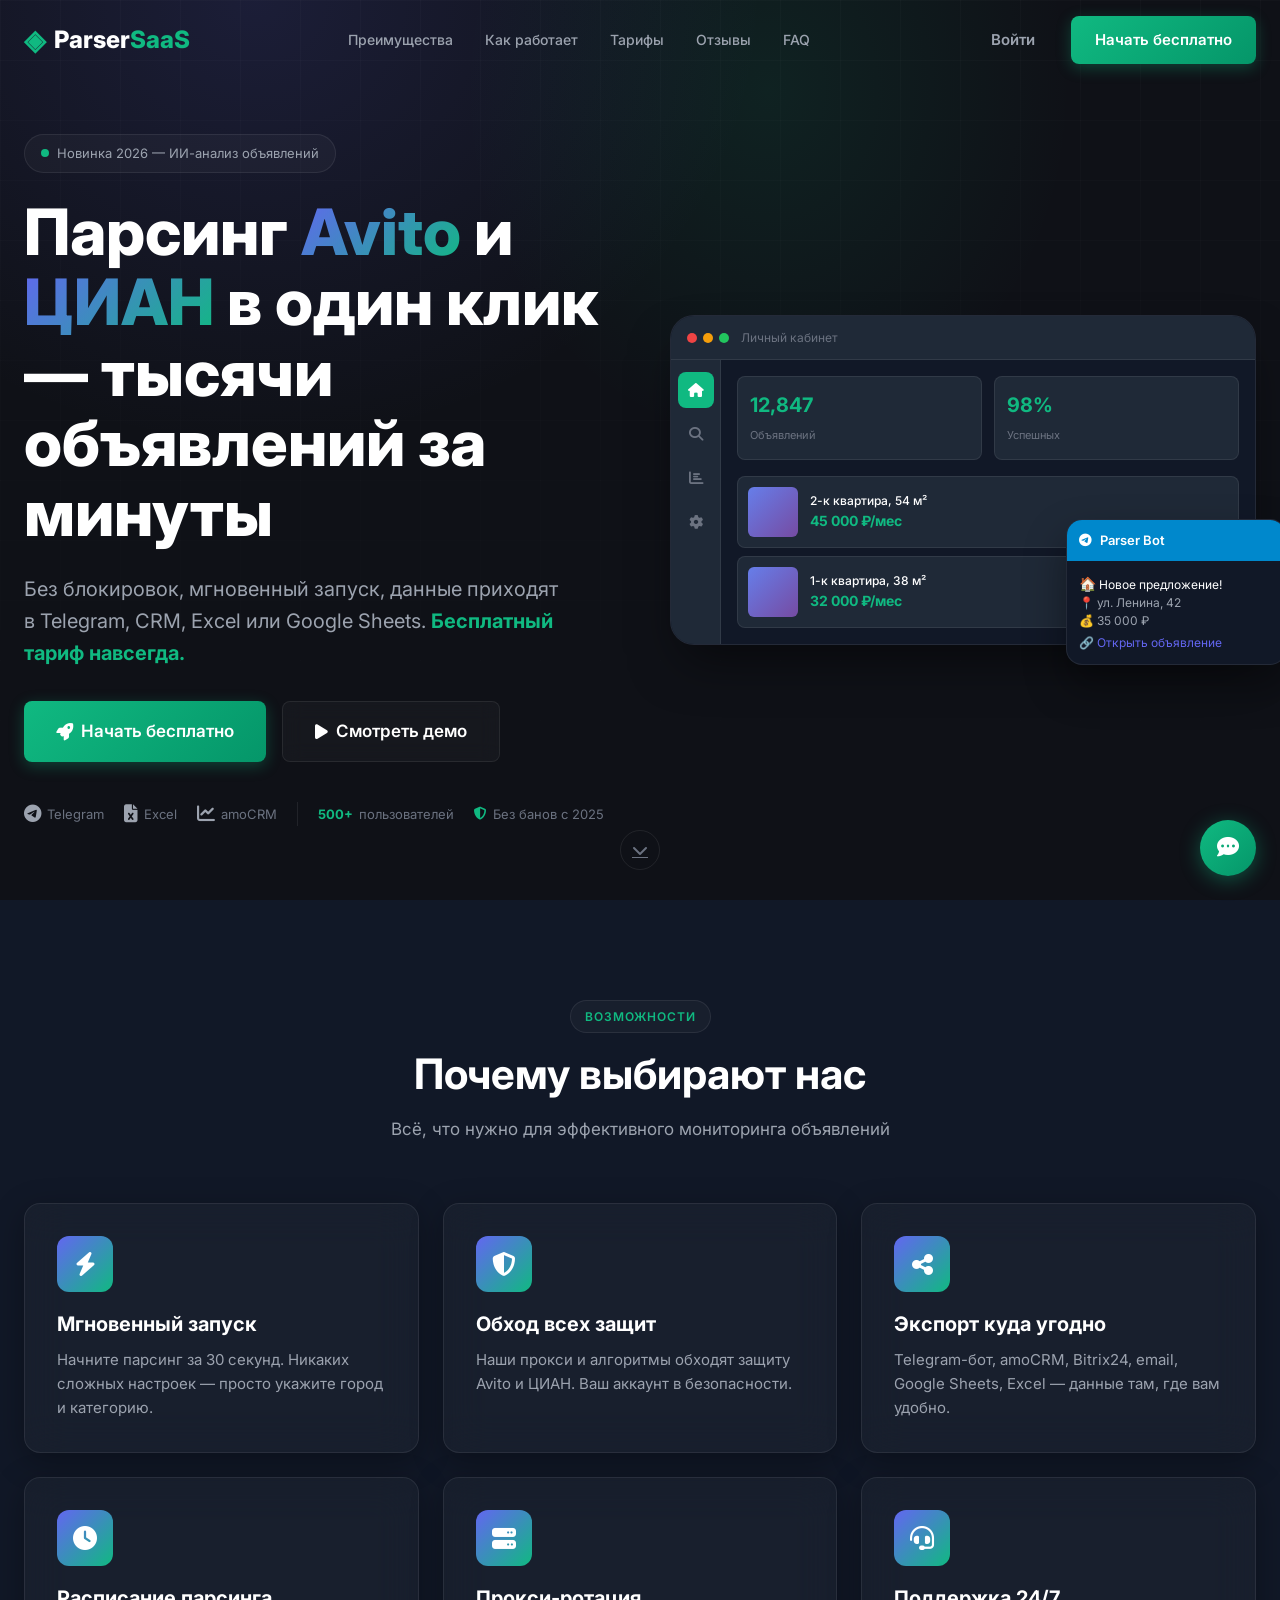
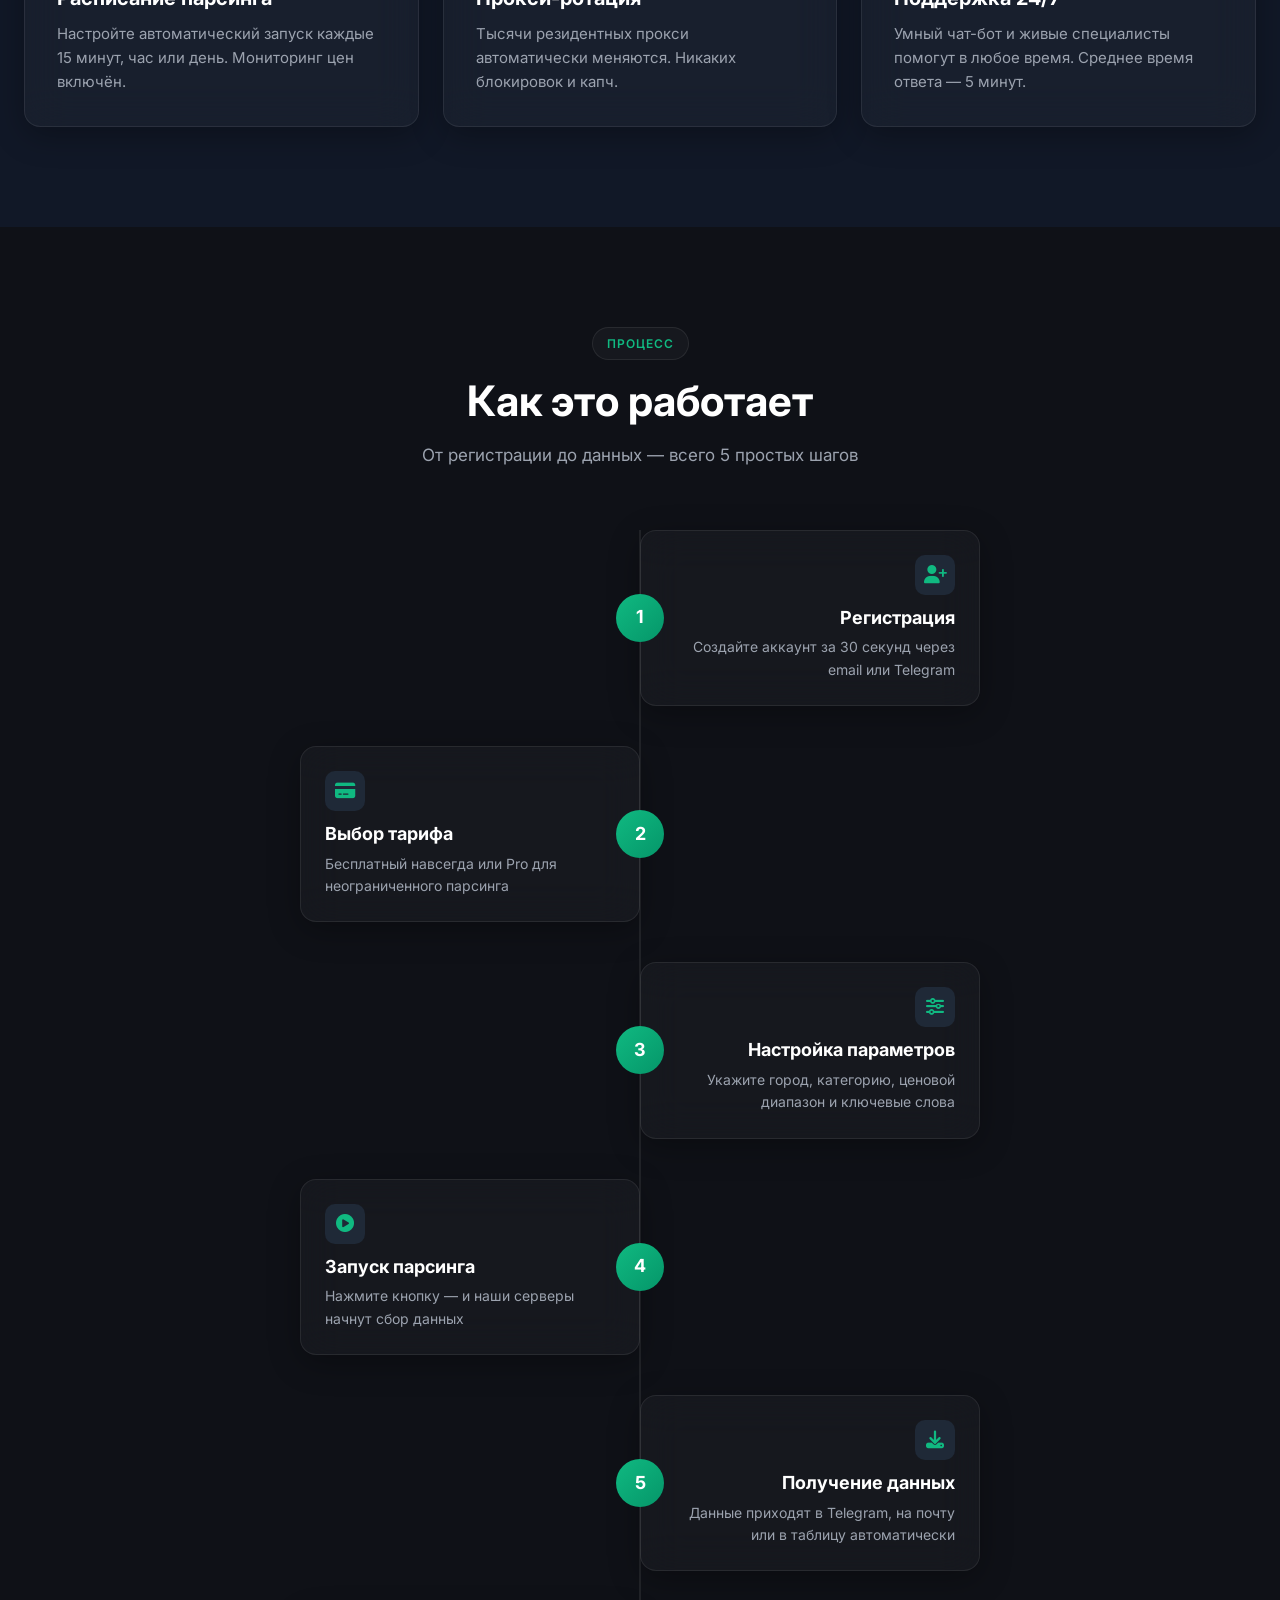
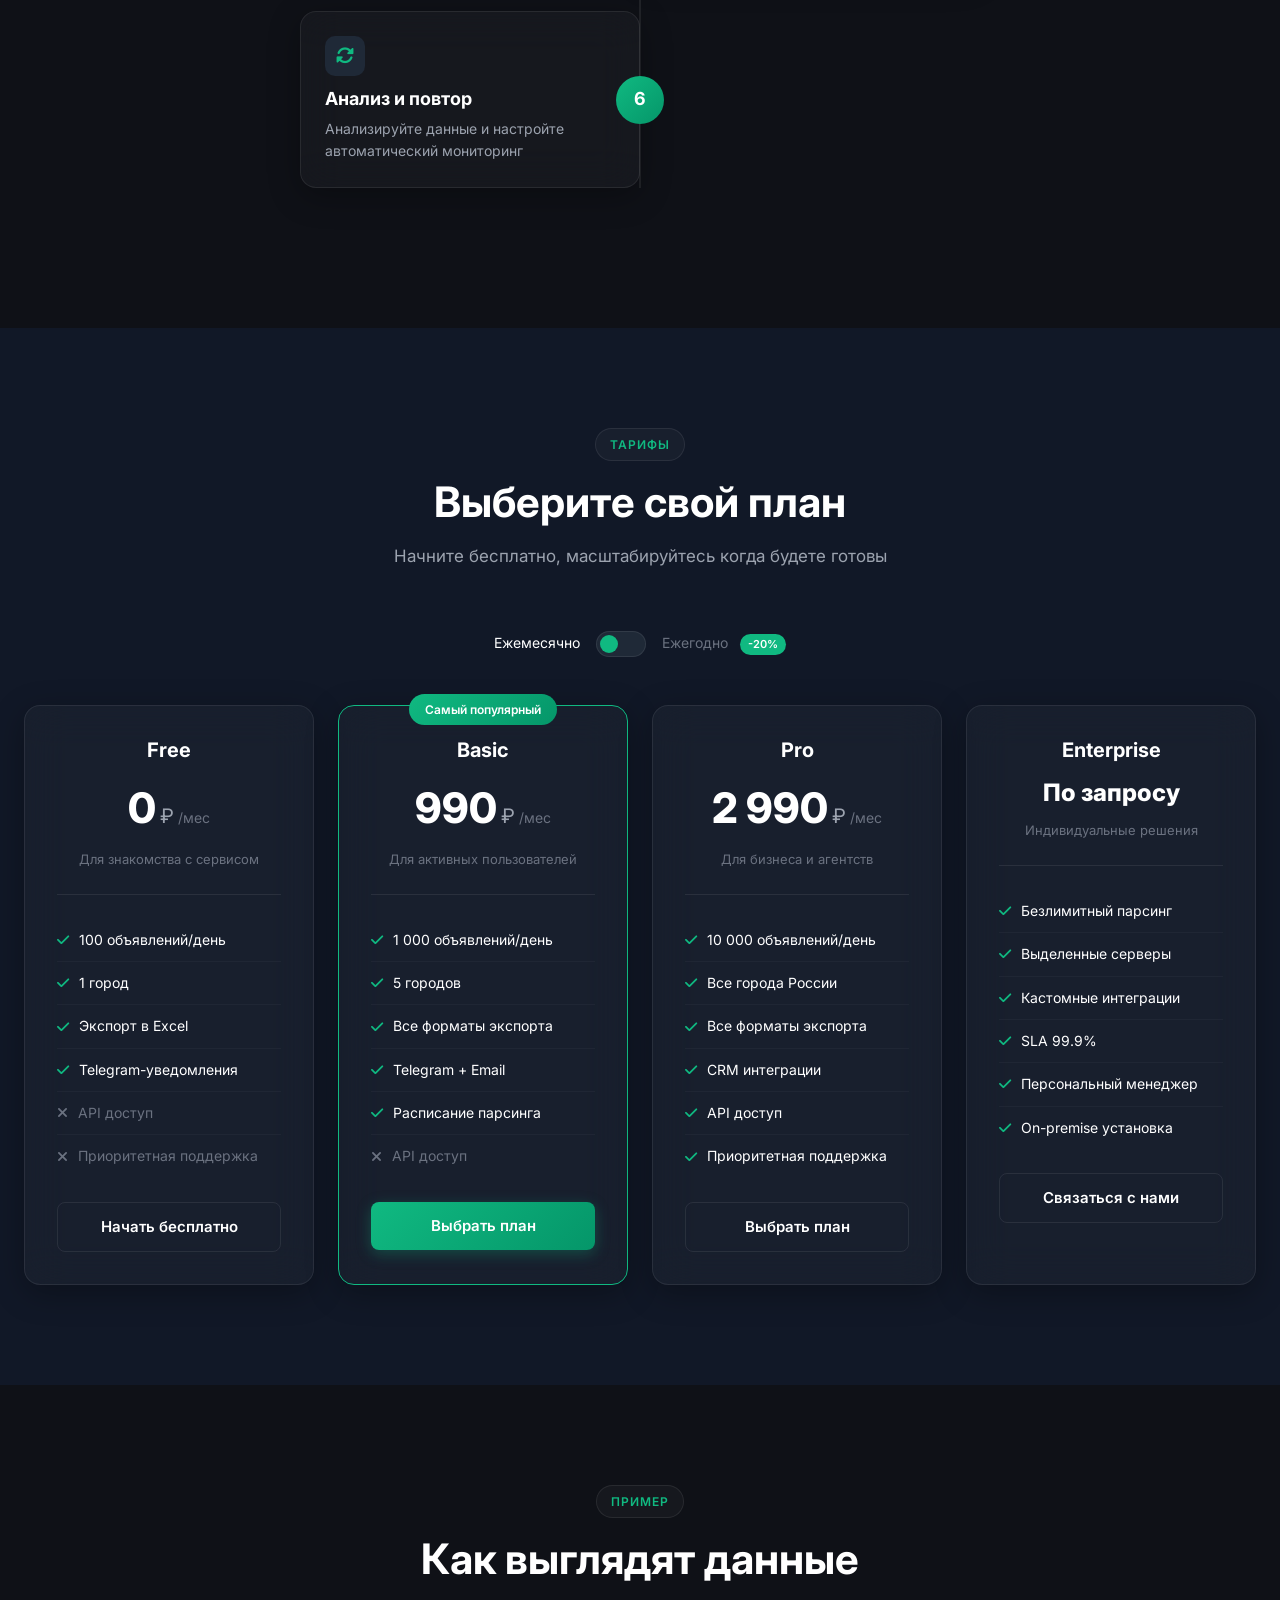
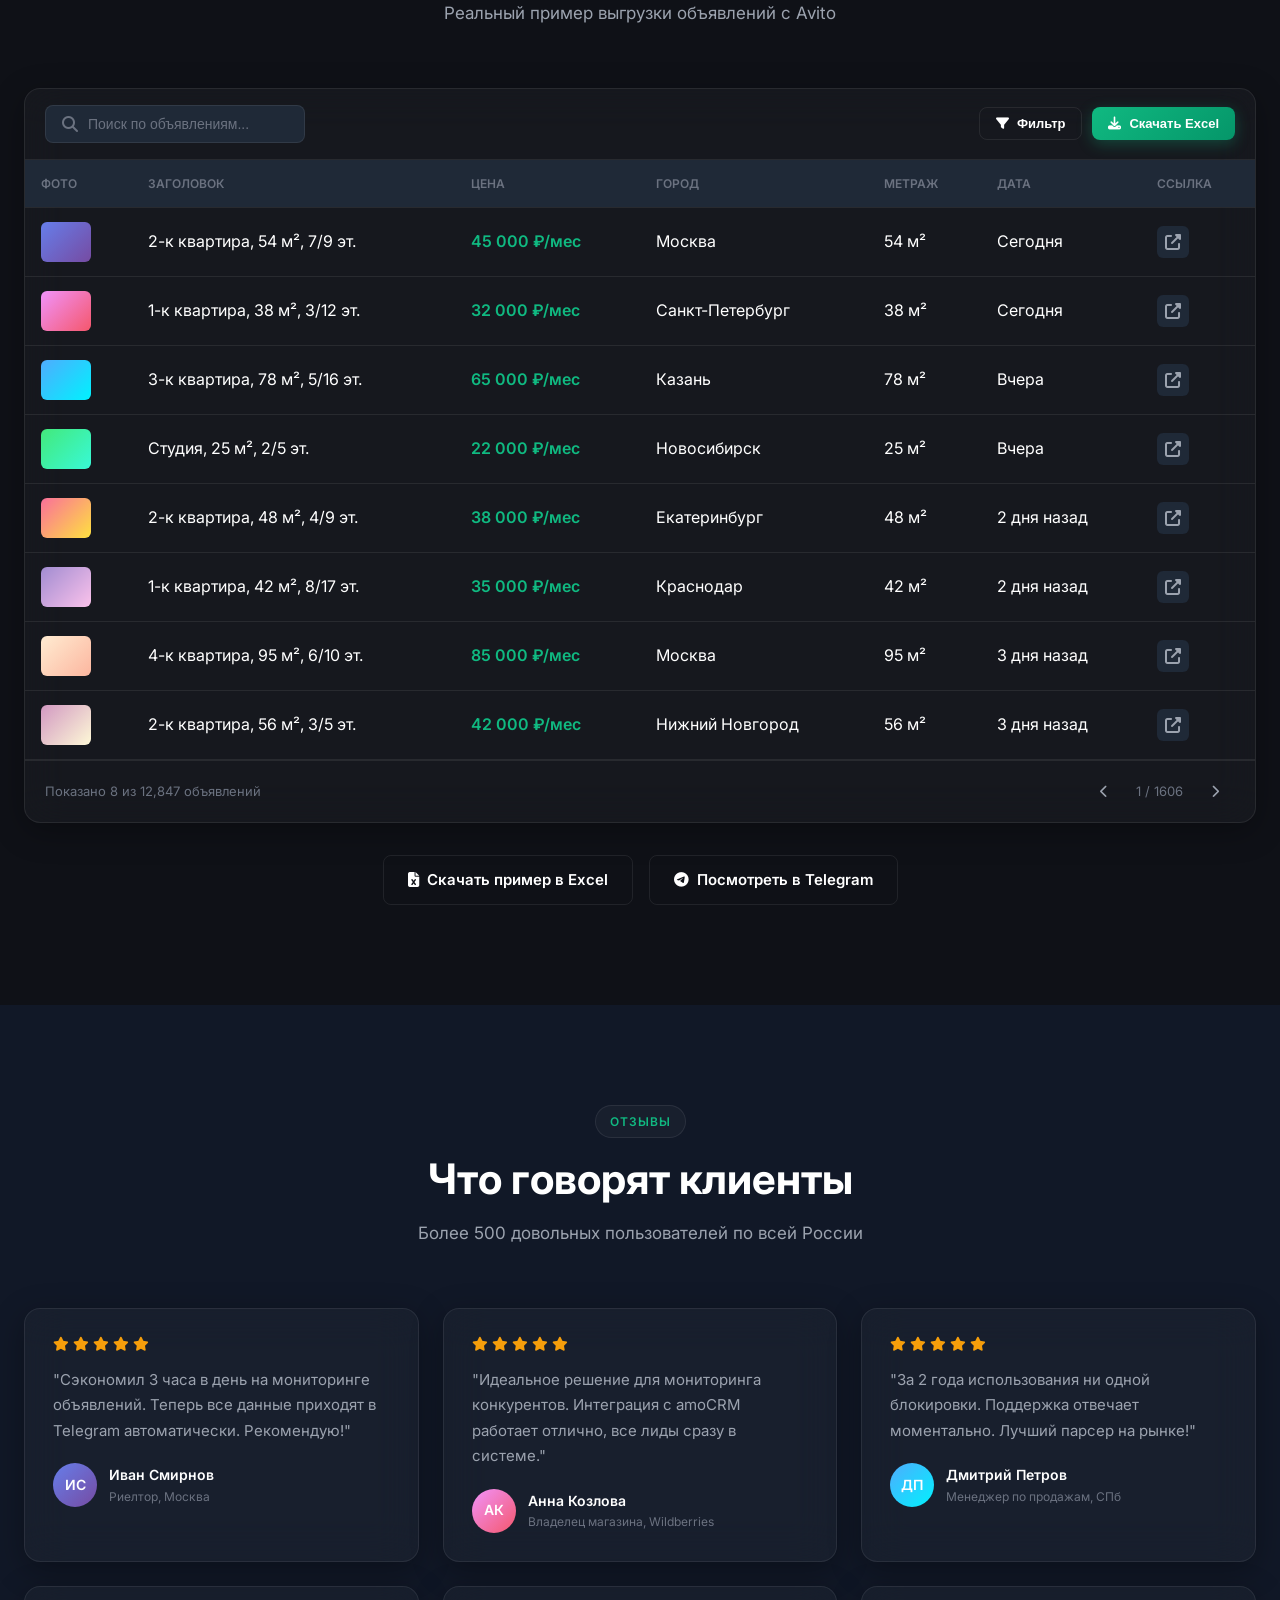
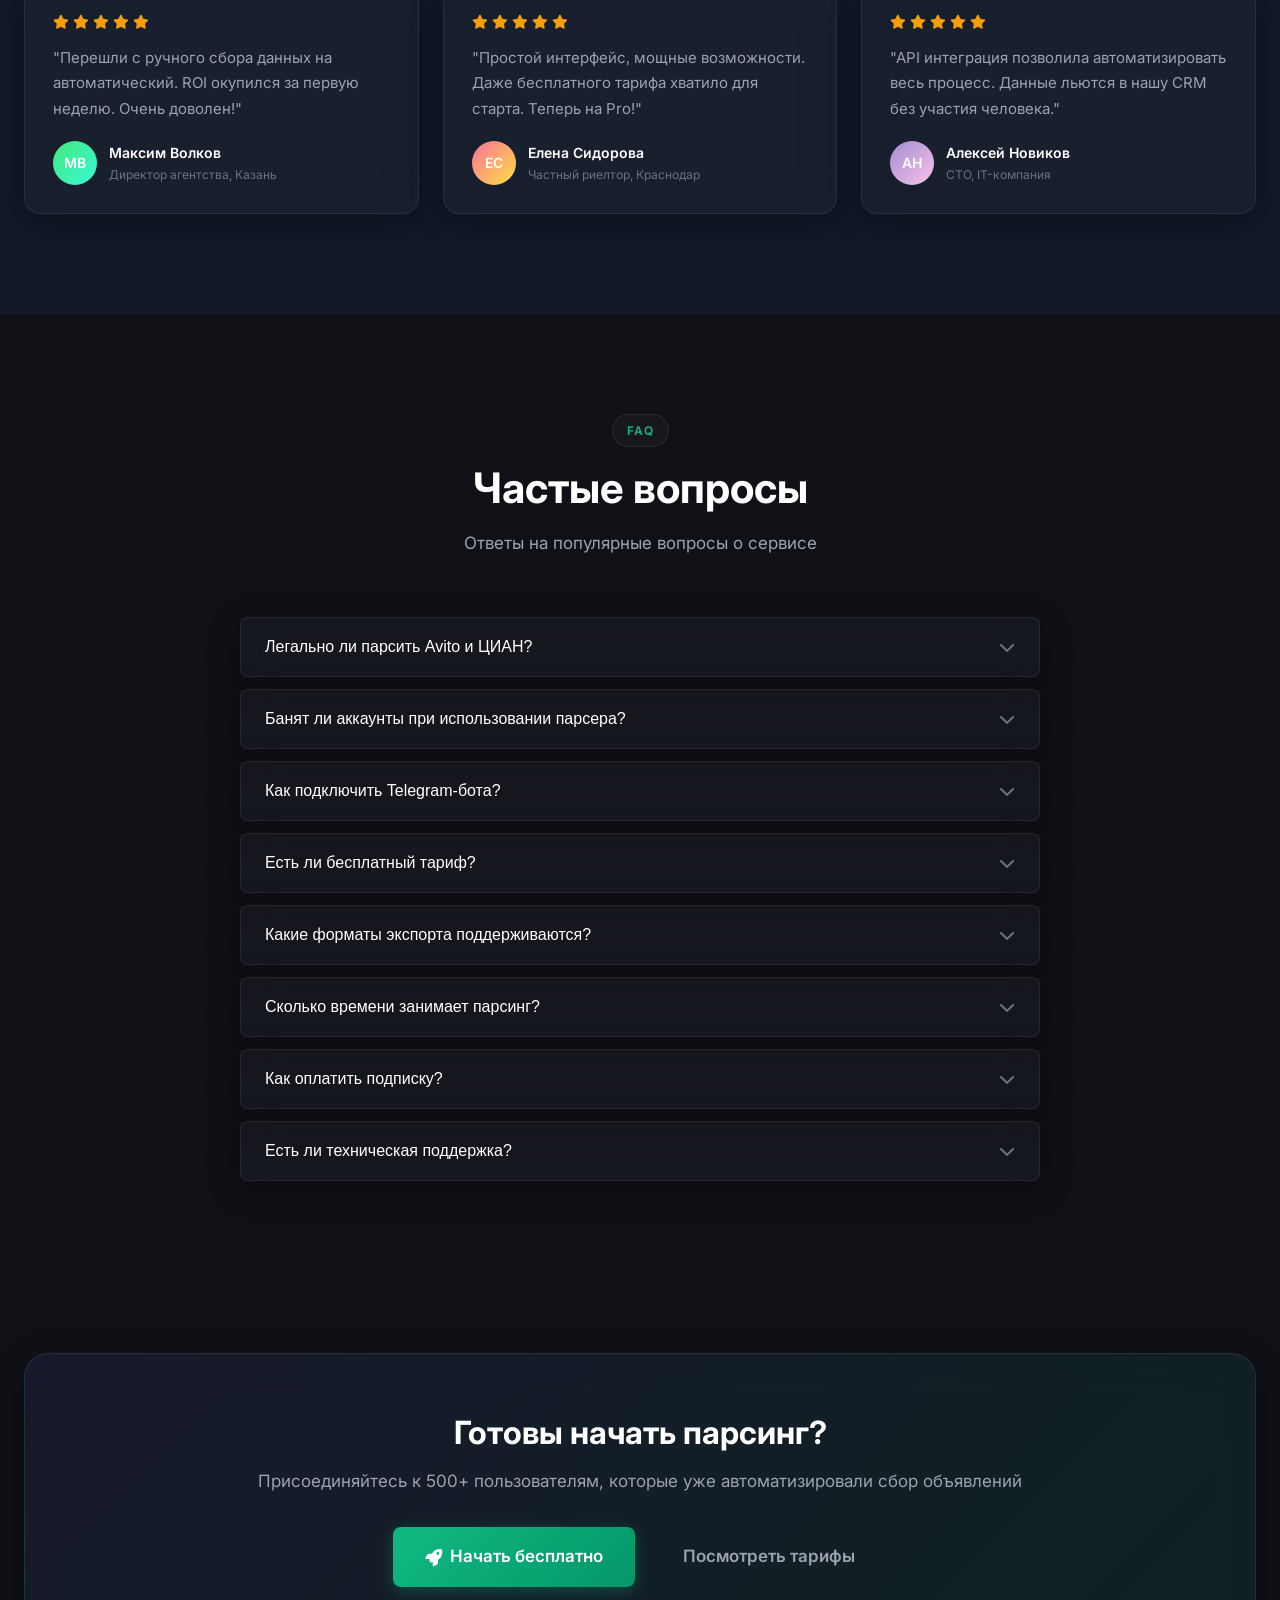
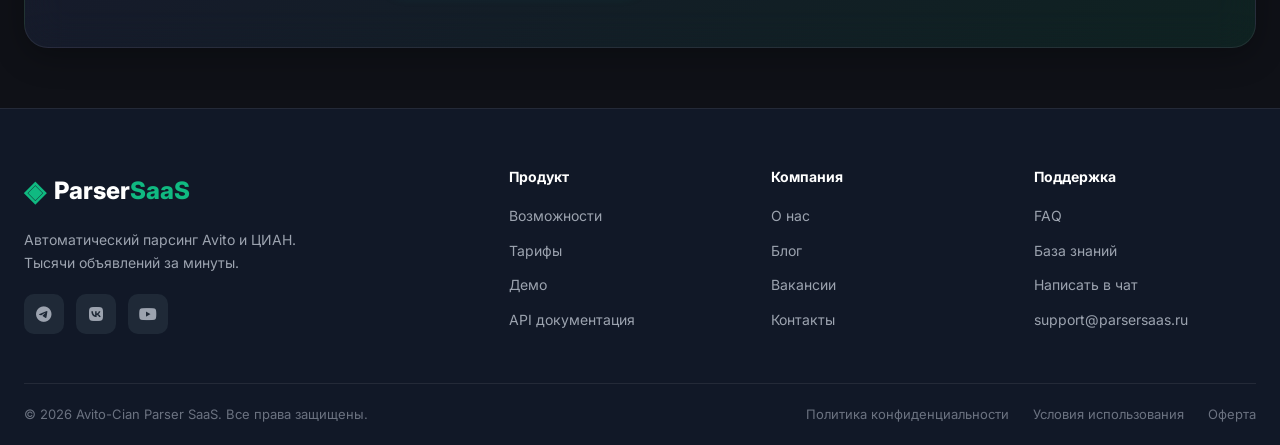
<file: avito-cian-saas/index.html>
<!DOCTYPE html>
<html lang="ru">
<head>
    <meta charset="UTF-8">
    <meta name="viewport" content="width=device-width, initial-scale=1.0">
    <title>Avito-Cian Parser SaaS — Парсинг объявлений в один клик</title>
    <meta name="description" content="Автоматический парсинг Avito и ЦИАН. Тысячи объявлений за минуты без блокировок. Экспорт в Telegram, CRM, Excel.">
    <link rel="preconnect" href="https://fonts.googleapis.com">
    <link rel="preconnect" href="https://fonts.gstatic.com" crossorigin>
    <link href="https://fonts.googleapis.com/css2?family=Inter:wght@300;400;500;600;700;800;900&display=swap" rel="stylesheet">
    <link rel="stylesheet" href="css/styles.css">
    <link rel="stylesheet" href="https://cdnjs.cloudflare.com/ajax/libs/font-awesome/6.5.1/css/all.min.css">
</head>
<body>
    <!-- Navigation -->
    <nav class="navbar" id="navbar">
        <div class="container nav-container">
            <a href="/" class="logo">
                <span class="logo-icon">◈</span>
                <span class="logo-text">Parser<span class="logo-highlight">SaaS</span></span>
            </a>
            <div class="nav-links" id="navLinks">
                <a href="#features">Преимущества</a>
                <a href="#how-it-works">Как работает</a>
                <a href="#pricing">Тарифы</a>
                <a href="#reviews">Отзывы</a>
                <a href="#faq">FAQ</a>
            </div>
            <div class="nav-actions">
                <a href="dashboard/login.html" class="btn btn-ghost">Войти</a>
                <a href="dashboard/register.html" class="btn btn-primary">Начать бесплатно</a>
            </div>
            <button class="mobile-menu-btn" id="mobileMenuBtn">
                <span></span>
                <span></span>
                <span></span>
            </button>
        </div>
    </nav>

    <!-- Hero Section -->
    <section class="hero" id="hero">
        <div class="hero-bg">
            <div class="hero-gradient"></div>
            <div class="hero-grid"></div>
        </div>
        <div class="container hero-container">
            <div class="hero-content" data-aos="fade-up">
                <div class="hero-badge">
                    <span class="badge-dot"></span>
                    Новинка 2026 — ИИ-анализ объявлений
                </div>
                <h1 class="hero-title">
                    Парсинг <span class="gradient-text">Avito</span> и <span class="gradient-text">ЦИАН</span> в один клик — тысячи объявлений за минуты
                </h1>
                <p class="hero-subtitle">
                    Без блокировок, мгновенный запуск, данные приходят в Telegram, CRM, Excel или Google Sheets. <strong>Бесплатный тариф навсегда.</strong>
                </p>
                <div class="hero-cta">
                    <a href="dashboard/register.html" class="btn btn-primary btn-lg">
                        <i class="fas fa-rocket"></i>
                        Начать бесплатно
                    </a>
                    <a href="#demo" class="btn btn-secondary btn-lg">
                        <i class="fas fa-play"></i>
                        Смотреть демо
                    </a>
                </div>
                <div class="hero-trust">
                    <div class="trust-item">
                        <i class="fab fa-telegram"></i>
                        <span>Telegram</span>
                    </div>
                    <div class="trust-item">
                        <i class="fas fa-file-excel"></i>
                        <span>Excel</span>
                    </div>
                    <div class="trust-item">
                        <i class="fas fa-chart-line"></i>
                        <span>amoCRM</span>
                    </div>
                    <div class="trust-divider"></div>
                    <div class="trust-stat">
                        <strong>500+</strong> пользователей
                    </div>
                    <div class="trust-stat">
                        <i class="fas fa-shield-alt"></i> Без банов с 2025
                    </div>
                </div>
            </div>
            <div class="hero-visual" data-aos="fade-left" data-aos-delay="200">
                <div class="dashboard-mockup">
                    <div class="mockup-header">
                        <div class="mockup-dots">
                            <span></span><span></span><span></span>
                        </div>
                        <span class="mockup-title">Личный кабинет</span>
                    </div>
                    <div class="mockup-content">
                        <div class="mockup-sidebar">
                            <div class="sidebar-item active"><i class="fas fa-home"></i></div>
                            <div class="sidebar-item"><i class="fas fa-search"></i></div>
                            <div class="sidebar-item"><i class="fas fa-chart-bar"></i></div>
                            <div class="sidebar-item"><i class="fas fa-cog"></i></div>
                        </div>
                        <div class="mockup-main">
                            <div class="stat-cards">
                                <div class="stat-card">
                                    <span class="stat-value">12,847</span>
                                    <span class="stat-label">Объявлений</span>
                                </div>
                                <div class="stat-card">
                                    <span class="stat-value">98%</span>
                                    <span class="stat-label">Успешных</span>
                                </div>
                            </div>
                            <div class="listing-preview">
                                <div class="listing-item">
                                    <div class="listing-img"></div>
                                    <div class="listing-info">
                                        <span class="listing-title">2-к квартира, 54 м²</span>
                                        <span class="listing-price">45 000 ₽/мес</span>
                                    </div>
                                </div>
                                <div class="listing-item">
                                    <div class="listing-img"></div>
                                    <div class="listing-info">
                                        <span class="listing-title">1-к квартира, 38 м²</span>
                                        <span class="listing-price">32 000 ₽/мес</span>
                                    </div>
                                </div>
                            </div>
                        </div>
                    </div>
                </div>
                <div class="telegram-mockup">
                    <div class="tg-header">
                        <i class="fab fa-telegram"></i>
                        <span>Parser Bot</span>
                    </div>
                    <div class="tg-message">
                        <span class="tg-emoji">🏠</span> Новое предложение!<br>
                        <span class="tg-line">📍 ул. Ленина, 42</span>
                        <span class="tg-line">💰 35 000 ₽</span>
                        <span class="tg-link">🔗 Открыть объявление</span>
                    </div>
                </div>
            </div>
        </div>
        <div class="hero-scroll">
            <a href="#features">
                <i class="fas fa-chevron-down"></i>
            </a>
        </div>
    </section>

    <!-- Features Section -->
    <section class="features" id="features">
        <div class="container">
            <div class="section-header" data-aos="fade-up">
                <span class="section-badge">Возможности</span>
                <h2 class="section-title">Почему выбирают нас</h2>
                <p class="section-subtitle">Всё, что нужно для эффективного мониторинга объявлений</p>
            </div>
            <div class="features-grid">
                <div class="feature-card glass" data-aos="fade-up" data-aos-delay="0">
                    <div class="feature-icon">
                        <i class="fas fa-bolt"></i>
                    </div>
                    <h3>Мгновенный запуск</h3>
                    <p>Начните парсинг за 30 секунд. Никаких сложных настроек — просто укажите город и категорию.</p>
                </div>
                <div class="feature-card glass" data-aos="fade-up" data-aos-delay="100">
                    <div class="feature-icon">
                        <i class="fas fa-shield-alt"></i>
                    </div>
                    <h3>Обход всех защит</h3>
                    <p>Наши прокси и алгоритмы обходят защиту Avito и ЦИАН. Ваш аккаунт в безопасности.</p>
                </div>
                <div class="feature-card glass" data-aos="fade-up" data-aos-delay="200">
                    <div class="feature-icon">
                        <i class="fas fa-share-alt"></i>
                    </div>
                    <h3>Экспорт куда угодно</h3>
                    <p>Telegram-бот, amoCRM, Bitrix24, email, Google Sheets, Excel — данные там, где вам удобно.</p>
                </div>
                <div class="feature-card glass" data-aos="fade-up" data-aos-delay="300">
                    <div class="feature-icon">
                        <i class="fas fa-clock"></i>
                    </div>
                    <h3>Расписание парсинга</h3>
                    <p>Настройте автоматический запуск каждые 15 минут, час или день. Мониторинг цен включён.</p>
                </div>
                <div class="feature-card glass" data-aos="fade-up" data-aos-delay="400">
                    <div class="feature-icon">
                        <i class="fas fa-server"></i>
                    </div>
                    <h3>Прокси-ротация</h3>
                    <p>Тысячи резидентных прокси автоматически меняются. Никаких блокировок и капч.</p>
                </div>
                <div class="feature-card glass" data-aos="fade-up" data-aos-delay="500">
                    <div class="feature-icon">
                        <i class="fas fa-headset"></i>
                    </div>
                    <h3>Поддержка 24/7</h3>
                    <p>Умный чат-бот и живые специалисты помогут в любое время. Среднее время ответа — 5 минут.</p>
                </div>
            </div>
        </div>
    </section>

    <!-- How It Works Section -->
    <section class="how-it-works" id="how-it-works">
        <div class="container">
            <div class="section-header" data-aos="fade-up">
                <span class="section-badge">Процесс</span>
                <h2 class="section-title">Как это работает</h2>
                <p class="section-subtitle">От регистрации до данных — всего 5 простых шагов</p>
            </div>
            <div class="timeline">
                <div class="timeline-item" data-aos="fade-right" data-aos-delay="0">
                    <div class="timeline-number">1</div>
                    <div class="timeline-content glass">
                        <div class="timeline-icon"><i class="fas fa-user-plus"></i></div>
                        <h3>Регистрация</h3>
                        <p>Создайте аккаунт за 30 секунд через email или Telegram</p>
                    </div>
                </div>
                <div class="timeline-item" data-aos="fade-left" data-aos-delay="100">
                    <div class="timeline-number">2</div>
                    <div class="timeline-content glass">
                        <div class="timeline-icon"><i class="fas fa-credit-card"></i></div>
                        <h3>Выбор тарифа</h3>
                        <p>Бесплатный навсегда или Pro для неограниченного парсинга</p>
                    </div>
                </div>
                <div class="timeline-item" data-aos="fade-right" data-aos-delay="200">
                    <div class="timeline-number">3</div>
                    <div class="timeline-content glass">
                        <div class="timeline-icon"><i class="fas fa-sliders-h"></i></div>
                        <h3>Настройка параметров</h3>
                        <p>Укажите город, категорию, ценовой диапазон и ключевые слова</p>
                    </div>
                </div>
                <div class="timeline-item" data-aos="fade-left" data-aos-delay="300">
                    <div class="timeline-number">4</div>
                    <div class="timeline-content glass">
                        <div class="timeline-icon"><i class="fas fa-play-circle"></i></div>
                        <h3>Запуск парсинга</h3>
                        <p>Нажмите кнопку — и наши серверы начнут сбор данных</p>
                    </div>
                </div>
                <div class="timeline-item" data-aos="fade-right" data-aos-delay="400">
                    <div class="timeline-number">5</div>
                    <div class="timeline-content glass">
                        <div class="timeline-icon"><i class="fas fa-download"></i></div>
                        <h3>Получение данных</h3>
                        <p>Данные приходят в Telegram, на почту или в таблицу автоматически</p>
                    </div>
                </div>
                <div class="timeline-item" data-aos="fade-left" data-aos-delay="500">
                    <div class="timeline-number">6</div>
                    <div class="timeline-content glass">
                        <div class="timeline-icon"><i class="fas fa-sync-alt"></i></div>
                        <h3>Анализ и повтор</h3>
                        <p>Анализируйте данные и настройте автоматический мониторинг</p>
                    </div>
                </div>
            </div>
        </div>
    </section>

    <!-- Pricing Section -->
    <section class="pricing" id="pricing">
        <div class="container">
            <div class="section-header" data-aos="fade-up">
                <span class="section-badge">Тарифы</span>
                <h2 class="section-title">Выберите свой план</h2>
                <p class="section-subtitle">Начните бесплатно, масштабируйтесь когда будете готовы</p>
            </div>
            <div class="pricing-toggle" data-aos="fade-up">
                <span class="toggle-label active" data-period="monthly">Ежемесячно</span>
                <label class="toggle-switch">
                    <input type="checkbox" id="pricingToggle">
                    <span class="toggle-slider"></span>
                </label>
                <span class="toggle-label" data-period="yearly">
                    Ежегодно
                    <span class="discount-badge">-20%</span>
                </span>
            </div>
            <div class="pricing-grid">
                <div class="pricing-card glass" data-aos="fade-up" data-aos-delay="0">
                    <div class="pricing-header">
                        <h3 class="pricing-name">Free</h3>
                        <div class="pricing-price">
                            <span class="price-amount" data-monthly="0" data-yearly="0">0</span>
                            <span class="price-currency">₽</span>
                            <span class="price-period">/мес</span>
                        </div>
                        <p class="pricing-desc">Для знакомства с сервисом</p>
                    </div>
                    <ul class="pricing-features">
                        <li class="included"><i class="fas fa-check"></i> 100 объявлений/день</li>
                        <li class="included"><i class="fas fa-check"></i> 1 город</li>
                        <li class="included"><i class="fas fa-check"></i> Экспорт в Excel</li>
                        <li class="included"><i class="fas fa-check"></i> Telegram-уведомления</li>
                        <li class="excluded"><i class="fas fa-times"></i> API доступ</li>
                        <li class="excluded"><i class="fas fa-times"></i> Приоритетная поддержка</li>
                    </ul>
                    <a href="dashboard/register.html" class="btn btn-outline btn-block">Начать бесплатно</a>
                </div>
                <div class="pricing-card glass popular" data-aos="fade-up" data-aos-delay="100">
                    <div class="popular-badge">Самый популярный</div>
                    <div class="pricing-header">
                        <h3 class="pricing-name">Basic</h3>
                        <div class="pricing-price">
                            <span class="price-amount" data-monthly="990" data-yearly="792">990</span>
                            <span class="price-currency">₽</span>
                            <span class="price-period">/мес</span>
                        </div>
                        <p class="pricing-desc">Для активных пользователей</p>
                    </div>
                    <ul class="pricing-features">
                        <li class="included"><i class="fas fa-check"></i> 1 000 объявлений/день</li>
                        <li class="included"><i class="fas fa-check"></i> 5 городов</li>
                        <li class="included"><i class="fas fa-check"></i> Все форматы экспорта</li>
                        <li class="included"><i class="fas fa-check"></i> Telegram + Email</li>
                        <li class="included"><i class="fas fa-check"></i> Расписание парсинга</li>
                        <li class="excluded"><i class="fas fa-times"></i> API доступ</li>
                    </ul>
                    <a href="dashboard/register.html?plan=basic" class="btn btn-primary btn-block">Выбрать план</a>
                </div>
                <div class="pricing-card glass" data-aos="fade-up" data-aos-delay="200">
                    <div class="pricing-header">
                        <h3 class="pricing-name">Pro</h3>
                        <div class="pricing-price">
                            <span class="price-amount" data-monthly="2990" data-yearly="2392">2 990</span>
                            <span class="price-currency">₽</span>
                            <span class="price-period">/мес</span>
                        </div>
                        <p class="pricing-desc">Для бизнеса и агентств</p>
                    </div>
                    <ul class="pricing-features">
                        <li class="included"><i class="fas fa-check"></i> 10 000 объявлений/день</li>
                        <li class="included"><i class="fas fa-check"></i> Все города России</li>
                        <li class="included"><i class="fas fa-check"></i> Все форматы экспорта</li>
                        <li class="included"><i class="fas fa-check"></i> CRM интеграции</li>
                        <li class="included"><i class="fas fa-check"></i> API доступ</li>
                        <li class="included"><i class="fas fa-check"></i> Приоритетная поддержка</li>
                    </ul>
                    <a href="dashboard/register.html?plan=pro" class="btn btn-outline btn-block">Выбрать план</a>
                </div>
                <div class="pricing-card glass enterprise" data-aos="fade-up" data-aos-delay="300">
                    <div class="pricing-header">
                        <h3 class="pricing-name">Enterprise</h3>
                        <div class="pricing-price">
                            <span class="price-amount">По запросу</span>
                        </div>
                        <p class="pricing-desc">Индивидуальные решения</p>
                    </div>
                    <ul class="pricing-features">
                        <li class="included"><i class="fas fa-check"></i> Безлимитный парсинг</li>
                        <li class="included"><i class="fas fa-check"></i> Выделенные серверы</li>
                        <li class="included"><i class="fas fa-check"></i> Кастомные интеграции</li>
                        <li class="included"><i class="fas fa-check"></i> SLA 99.9%</li>
                        <li class="included"><i class="fas fa-check"></i> Персональный менеджер</li>
                        <li class="included"><i class="fas fa-check"></i> On-premise установка</li>
                    </ul>
                    <a href="#contact" class="btn btn-outline btn-block">Связаться с нами</a>
                </div>
            </div>
        </div>
    </section>

    <!-- Data Example Section -->
    <section class="data-example" id="demo">
        <div class="container">
            <div class="section-header" data-aos="fade-up">
                <span class="section-badge">Пример</span>
                <h2 class="section-title">Как выглядят данные</h2>
                <p class="section-subtitle">Реальный пример выгрузки объявлений с Avito</p>
            </div>
            <div class="data-table-wrapper glass" data-aos="fade-up">
                <div class="table-controls">
                    <div class="table-search">
                        <i class="fas fa-search"></i>
                        <input type="text" placeholder="Поиск по объявлениям...">
                    </div>
                    <div class="table-actions">
                        <button class="btn btn-sm btn-outline"><i class="fas fa-filter"></i> Фильтр</button>
                        <button class="btn btn-sm btn-primary"><i class="fas fa-download"></i> Скачать Excel</button>
                    </div>
                </div>
                <div class="table-scroll">
                    <table class="data-table">
                        <thead>
                            <tr>
                                <th>Фото</th>
                                <th>Заголовок</th>
                                <th>Цена</th>
                                <th>Город</th>
                                <th>Метраж</th>
                                <th>Дата</th>
                                <th>Ссылка</th>
                            </tr>
                        </thead>
                        <tbody>
                            <tr>
                                <td><div class="table-img" style="background: linear-gradient(135deg, #667eea 0%, #764ba2 100%);"></div></td>
                                <td>2-к квартира, 54 м², 7/9 эт.</td>
                                <td class="price">45 000 ₽/мес</td>
                                <td>Москва</td>
                                <td>54 м²</td>
                                <td>Сегодня</td>
                                <td><a href="#" class="table-link"><i class="fas fa-external-link-alt"></i></a></td>
                            </tr>
                            <tr>
                                <td><div class="table-img" style="background: linear-gradient(135deg, #f093fb 0%, #f5576c 100%);"></div></td>
                                <td>1-к квартира, 38 м², 3/12 эт.</td>
                                <td class="price">32 000 ₽/мес</td>
                                <td>Санкт-Петербург</td>
                                <td>38 м²</td>
                                <td>Сегодня</td>
                                <td><a href="#" class="table-link"><i class="fas fa-external-link-alt"></i></a></td>
                            </tr>
                            <tr>
                                <td><div class="table-img" style="background: linear-gradient(135deg, #4facfe 0%, #00f2fe 100%);"></div></td>
                                <td>3-к квартира, 78 м², 5/16 эт.</td>
                                <td class="price">65 000 ₽/мес</td>
                                <td>Казань</td>
                                <td>78 м²</td>
                                <td>Вчера</td>
                                <td><a href="#" class="table-link"><i class="fas fa-external-link-alt"></i></a></td>
                            </tr>
                            <tr>
                                <td><div class="table-img" style="background: linear-gradient(135deg, #43e97b 0%, #38f9d7 100%);"></div></td>
                                <td>Студия, 25 м², 2/5 эт.</td>
                                <td class="price">22 000 ₽/мес</td>
                                <td>Новосибирск</td>
                                <td>25 м²</td>
                                <td>Вчера</td>
                                <td><a href="#" class="table-link"><i class="fas fa-external-link-alt"></i></a></td>
                            </tr>
                            <tr>
                                <td><div class="table-img" style="background: linear-gradient(135deg, #fa709a 0%, #fee140 100%);"></div></td>
                                <td>2-к квартира, 48 м², 4/9 эт.</td>
                                <td class="price">38 000 ₽/мес</td>
                                <td>Екатеринбург</td>
                                <td>48 м²</td>
                                <td>2 дня назад</td>
                                <td><a href="#" class="table-link"><i class="fas fa-external-link-alt"></i></a></td>
                            </tr>
                            <tr>
                                <td><div class="table-img" style="background: linear-gradient(135deg, #a18cd1 0%, #fbc2eb 100%);"></div></td>
                                <td>1-к квартира, 42 м², 8/17 эт.</td>
                                <td class="price">35 000 ₽/мес</td>
                                <td>Краснодар</td>
                                <td>42 м²</td>
                                <td>2 дня назад</td>
                                <td><a href="#" class="table-link"><i class="fas fa-external-link-alt"></i></a></td>
                            </tr>
                            <tr>
                                <td><div class="table-img" style="background: linear-gradient(135deg, #ffecd2 0%, #fcb69f 100%);"></div></td>
                                <td>4-к квартира, 95 м², 6/10 эт.</td>
                                <td class="price">85 000 ₽/мес</td>
                                <td>Москва</td>
                                <td>95 м²</td>
                                <td>3 дня назад</td>
                                <td><a href="#" class="table-link"><i class="fas fa-external-link-alt"></i></a></td>
                            </tr>
                            <tr>
                                <td><div class="table-img" style="background: linear-gradient(135deg, #d299c2 0%, #fef9d7 100%);"></div></td>
                                <td>2-к квартира, 56 м², 3/5 эт.</td>
                                <td class="price">42 000 ₽/мес</td>
                                <td>Нижний Новгород</td>
                                <td>56 м²</td>
                                <td>3 дня назад</td>
                                <td><a href="#" class="table-link"><i class="fas fa-external-link-alt"></i></a></td>
                            </tr>
                        </tbody>
                    </table>
                </div>
                <div class="table-footer">
                    <span>Показано 8 из 12,847 объявлений</span>
                    <div class="table-pagination">
                        <button class="btn btn-sm btn-ghost"><i class="fas fa-chevron-left"></i></button>
                        <span>1 / 1606</span>
                        <button class="btn btn-sm btn-ghost"><i class="fas fa-chevron-right"></i></button>
                    </div>
                </div>
            </div>
            <div class="data-actions" data-aos="fade-up">
                <a href="#" class="btn btn-outline"><i class="fas fa-file-excel"></i> Скачать пример в Excel</a>
                <a href="#" class="btn btn-outline"><i class="fab fa-telegram"></i> Посмотреть в Telegram</a>
            </div>
        </div>
    </section>

    <!-- Reviews Section -->
    <section class="reviews" id="reviews">
        <div class="container">
            <div class="section-header" data-aos="fade-up">
                <span class="section-badge">Отзывы</span>
                <h2 class="section-title">Что говорят клиенты</h2>
                <p class="section-subtitle">Более 500 довольных пользователей по всей России</p>
            </div>
            <div class="reviews-grid">
                <div class="review-card glass" data-aos="fade-up" data-aos-delay="0">
                    <div class="review-stars">
                        <i class="fas fa-star"></i>
                        <i class="fas fa-star"></i>
                        <i class="fas fa-star"></i>
                        <i class="fas fa-star"></i>
                        <i class="fas fa-star"></i>
                    </div>
                    <p class="review-text">"Сэкономил 3 часа в день на мониторинге объявлений. Теперь все данные приходят в Telegram автоматически. Рекомендую!"</p>
                    <div class="review-author">
                        <div class="author-avatar" style="background: linear-gradient(135deg, #667eea 0%, #764ba2 100%);">ИС</div>
                        <div class="author-info">
                            <span class="author-name">Иван Смирнов</span>
                            <span class="author-role">Риелтор, Москва</span>
                        </div>
                    </div>
                </div>
                <div class="review-card glass" data-aos="fade-up" data-aos-delay="100">
                    <div class="review-stars">
                        <i class="fas fa-star"></i>
                        <i class="fas fa-star"></i>
                        <i class="fas fa-star"></i>
                        <i class="fas fa-star"></i>
                        <i class="fas fa-star"></i>
                    </div>
                    <p class="review-text">"Идеальное решение для мониторинга конкурентов. Интеграция с amoCRM работает отлично, все лиды сразу в системе."</p>
                    <div class="review-author">
                        <div class="author-avatar" style="background: linear-gradient(135deg, #f093fb 0%, #f5576c 100%);">АК</div>
                        <div class="author-info">
                            <span class="author-name">Анна Козлова</span>
                            <span class="author-role">Владелец магазина, Wildberries</span>
                        </div>
                    </div>
                </div>
                <div class="review-card glass" data-aos="fade-up" data-aos-delay="200">
                    <div class="review-stars">
                        <i class="fas fa-star"></i>
                        <i class="fas fa-star"></i>
                        <i class="fas fa-star"></i>
                        <i class="fas fa-star"></i>
                        <i class="fas fa-star"></i>
                    </div>
                    <p class="review-text">"За 2 года использования ни одной блокировки. Поддержка отвечает моментально. Лучший парсер на рынке!"</p>
                    <div class="review-author">
                        <div class="author-avatar" style="background: linear-gradient(135deg, #4facfe 0%, #00f2fe 100%);">ДП</div>
                        <div class="author-info">
                            <span class="author-name">Дмитрий Петров</span>
                            <span class="author-role">Менеджер по продажам, СПб</span>
                        </div>
                    </div>
                </div>
                <div class="review-card glass" data-aos="fade-up" data-aos-delay="300">
                    <div class="review-stars">
                        <i class="fas fa-star"></i>
                        <i class="fas fa-star"></i>
                        <i class="fas fa-star"></i>
                        <i class="fas fa-star"></i>
                        <i class="fas fa-star"></i>
                    </div>
                    <p class="review-text">"Перешли с ручного сбора данных на автоматический. ROI окупился за первую неделю. Очень доволен!"</p>
                    <div class="review-author">
                        <div class="author-avatar" style="background: linear-gradient(135deg, #43e97b 0%, #38f9d7 100%);">МВ</div>
                        <div class="author-info">
                            <span class="author-name">Максим Волков</span>
                            <span class="author-role">Директор агентства, Казань</span>
                        </div>
                    </div>
                </div>
                <div class="review-card glass" data-aos="fade-up" data-aos-delay="400">
                    <div class="review-stars">
                        <i class="fas fa-star"></i>
                        <i class="fas fa-star"></i>
                        <i class="fas fa-star"></i>
                        <i class="fas fa-star"></i>
                        <i class="fas fa-star"></i>
                    </div>
                    <p class="review-text">"Простой интерфейс, мощные возможности. Даже бесплатного тарифа хватило для старта. Теперь на Pro!"</p>
                    <div class="review-author">
                        <div class="author-avatar" style="background: linear-gradient(135deg, #fa709a 0%, #fee140 100%);">ЕС</div>
                        <div class="author-info">
                            <span class="author-name">Елена Сидорова</span>
                            <span class="author-role">Частный риелтор, Краснодар</span>
                        </div>
                    </div>
                </div>
                <div class="review-card glass" data-aos="fade-up" data-aos-delay="500">
                    <div class="review-stars">
                        <i class="fas fa-star"></i>
                        <i class="fas fa-star"></i>
                        <i class="fas fa-star"></i>
                        <i class="fas fa-star"></i>
                        <i class="fas fa-star"></i>
                    </div>
                    <p class="review-text">"API интеграция позволила автоматизировать весь процесс. Данные льются в нашу CRM без участия человека."</p>
                    <div class="review-author">
                        <div class="author-avatar" style="background: linear-gradient(135deg, #a18cd1 0%, #fbc2eb 100%);">АН</div>
                        <div class="author-info">
                            <span class="author-name">Алексей Новиков</span>
                            <span class="author-role">CTO, IT-компания</span>
                        </div>
                    </div>
                </div>
            </div>
        </div>
    </section>

    <!-- FAQ Section -->
    <section class="faq" id="faq">
        <div class="container">
            <div class="section-header" data-aos="fade-up">
                <span class="section-badge">FAQ</span>
                <h2 class="section-title">Частые вопросы</h2>
                <p class="section-subtitle">Ответы на популярные вопросы о сервисе</p>
            </div>
            <div class="faq-list" data-aos="fade-up">
                <div class="faq-item glass">
                    <button class="faq-question">
                        <span>Легально ли парсить Avito и ЦИАН?</span>
                        <i class="fas fa-chevron-down"></i>
                    </button>
                    <div class="faq-answer">
                        <p>Парсинг публично доступной информации не запрещён законом. Мы собираем только открытые данные объявлений, которые видны всем пользователям. Сервис не нарушает ничьих прав и не получает доступ к закрытой информации.</p>
                    </div>
                </div>
                <div class="faq-item glass">
                    <button class="faq-question">
                        <span>Банят ли аккаунты при использовании парсера?</span>
                        <i class="fas fa-chevron-down"></i>
                    </button>
                    <div class="faq-answer">
                        <p>Нет! Наш сервис использует собственные серверы и прокси для сбора данных. Ваш личный аккаунт на Avito или ЦИАН никак не связан с парсингом и не подвергается риску блокировки.</p>
                    </div>
                </div>
                <div class="faq-item glass">
                    <button class="faq-question">
                        <span>Как подключить Telegram-бота?</span>
                        <i class="fas fa-chevron-down"></i>
                    </button>
                    <div class="faq-answer">
                        <p>Очень просто! В личном кабинете нажмите "Подключить Telegram", перейдите по ссылке к боту и нажмите /start. Бот автоматически привяжется к вашему аккаунту и начнёт отправлять уведомления о новых объявлениях.</p>
                    </div>
                </div>
                <div class="faq-item glass">
                    <button class="faq-question">
                        <span>Есть ли бесплатный тариф?</span>
                        <i class="fas fa-chevron-down"></i>
                    </button>
                    <div class="faq-answer">
                        <p>Да! Бесплатный тариф доступен навсегда без ограничения по времени. Вы получаете 100 объявлений в день, 1 город и экспорт в Excel/Telegram. Этого достаточно для знакомства с сервисом и небольших задач.</p>
                    </div>
                </div>
                <div class="faq-item glass">
                    <button class="faq-question">
                        <span>Какие форматы экспорта поддерживаются?</span>
                        <i class="fas fa-chevron-down"></i>
                    </button>
                    <div class="faq-answer">
                        <p>Мы поддерживаем: Excel (.xlsx), CSV, JSON, Google Sheets (прямая интеграция), Telegram-бот, Email-рассылку, Webhook, API, а также CRM-системы (amoCRM, Bitrix24, HubSpot).</p>
                    </div>
                </div>
                <div class="faq-item glass">
                    <button class="faq-question">
                        <span>Сколько времени занимает парсинг?</span>
                        <i class="fas fa-chevron-down"></i>
                    </button>
                    <div class="faq-answer">
                        <p>Скорость зависит от количества объявлений. В среднем: 100 объявлений — 1-2 минуты, 1000 объявлений — 5-10 минут, 10000 объявлений — 30-60 минут. Вы получите уведомление по завершении.</p>
                    </div>
                </div>
                <div class="faq-item glass">
                    <button class="faq-question">
                        <span>Как оплатить подписку?</span>
                        <i class="fas fa-chevron-down"></i>
                    </button>
                    <div class="faq-answer">
                        <p>Принимаем банковские карты (Visa, MasterCard, МИР), ЮMoney, QIWI, криптовалюту, а также безналичную оплату для юридических лиц. Автопродление можно отключить в любой момент.</p>
                    </div>
                </div>
                <div class="faq-item glass">
                    <button class="faq-question">
                        <span>Есть ли техническая поддержка?</span>
                        <i class="fas fa-chevron-down"></i>
                    </button>
                    <div class="faq-answer">
                        <p>Да! Поддержка работает 24/7. Бесплатные тарифы — чат-бот и база знаний. Платные тарифы — живые специалисты в чате и Telegram. Enterprise — персональный менеджер и телефонная линия.</p>
                    </div>
                </div>
            </div>
        </div>
    </section>

    <!-- CTA Section -->
    <section class="cta-section">
        <div class="container">
            <div class="cta-box glass" data-aos="fade-up">
                <h2>Готовы начать парсинг?</h2>
                <p>Присоединяйтесь к 500+ пользователям, которые уже автоматизировали сбор объявлений</p>
                <div class="cta-buttons">
                    <a href="dashboard/register.html" class="btn btn-primary btn-lg">
                        <i class="fas fa-rocket"></i>
                        Начать бесплатно
                    </a>
                    <a href="#pricing" class="btn btn-ghost btn-lg">Посмотреть тарифы</a>
                </div>
            </div>
        </div>
    </section>

    <!-- Footer -->
    <footer class="footer">
        <div class="container">
            <div class="footer-grid">
                <div class="footer-brand">
                    <a href="/" class="logo">
                        <span class="logo-icon">◈</span>
                        <span class="logo-text">Parser<span class="logo-highlight">SaaS</span></span>
                    </a>
                    <p>Автоматический парсинг Avito и ЦИАН. Тысячи объявлений за минуты.</p>
                    <div class="footer-social">
                        <a href="#"><i class="fab fa-telegram"></i></a>
                        <a href="#"><i class="fab fa-vk"></i></a>
                        <a href="#"><i class="fab fa-youtube"></i></a>
                    </div>
                </div>
                <div class="footer-links">
                    <h4>Продукт</h4>
                    <a href="#features">Возможности</a>
                    <a href="#pricing">Тарифы</a>
                    <a href="#demo">Демо</a>
                    <a href="#">API документация</a>
                </div>
                <div class="footer-links">
                    <h4>Компания</h4>
                    <a href="#">О нас</a>
                    <a href="#">Блог</a>
                    <a href="#">Вакансии</a>
                    <a href="#">Контакты</a>
                </div>
                <div class="footer-links">
                    <h4>Поддержка</h4>
                    <a href="#faq">FAQ</a>
                    <a href="#">База знаний</a>
                    <a href="#">Написать в чат</a>
                    <a href="mailto:support@parsersaas.ru">support@parsersaas.ru</a>
                </div>
            </div>
            <div class="footer-bottom">
                <p>© 2026 Avito-Cian Parser SaaS. Все права защищены.</p>
                <div class="footer-legal">
                    <a href="#">Политика конфиденциальности</a>
                    <a href="#">Условия использования</a>
                    <a href="#">Оферта</a>
                </div>
            </div>
        </div>
    </footer>

    <!-- Chat Widget Placeholder -->
    <div class="chat-widget" id="chatWidget">
        <button class="chat-btn" id="chatBtn">
            <i class="fas fa-comment-dots"></i>
        </button>
        <div class="chat-popup" id="chatPopup">
            <div class="chat-header">
                <span>Поддержка</span>
                <button class="chat-close" id="chatClose"><i class="fas fa-times"></i></button>
            </div>
            <div class="chat-body">
                <div class="chat-message bot">
                    <p>Привет! 👋 Чем могу помочь?</p>
                </div>
            </div>
            <div class="chat-input">
                <input type="text" placeholder="Напишите сообщение...">
                <button><i class="fas fa-paper-plane"></i></button>
            </div>
        </div>
    </div>

    <script src="js/main.js"></script>
</body>
</html>
</file>
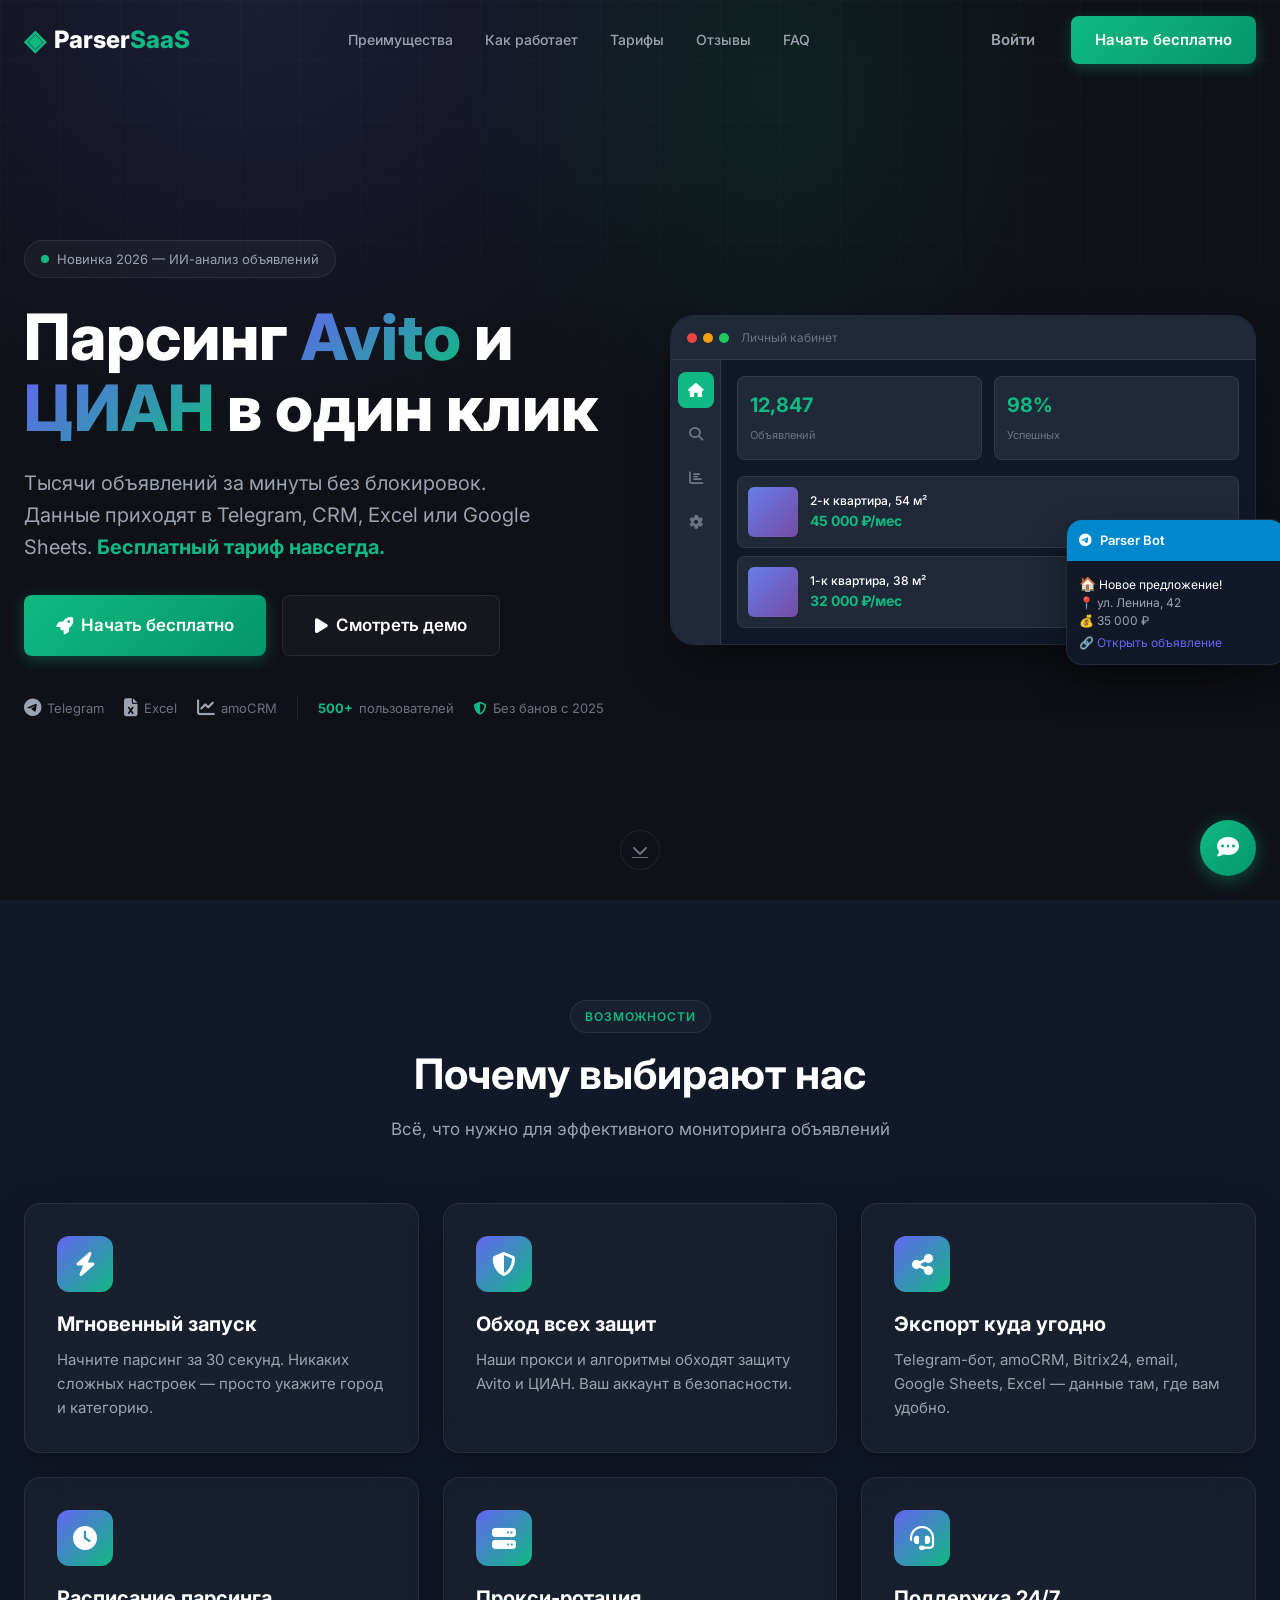
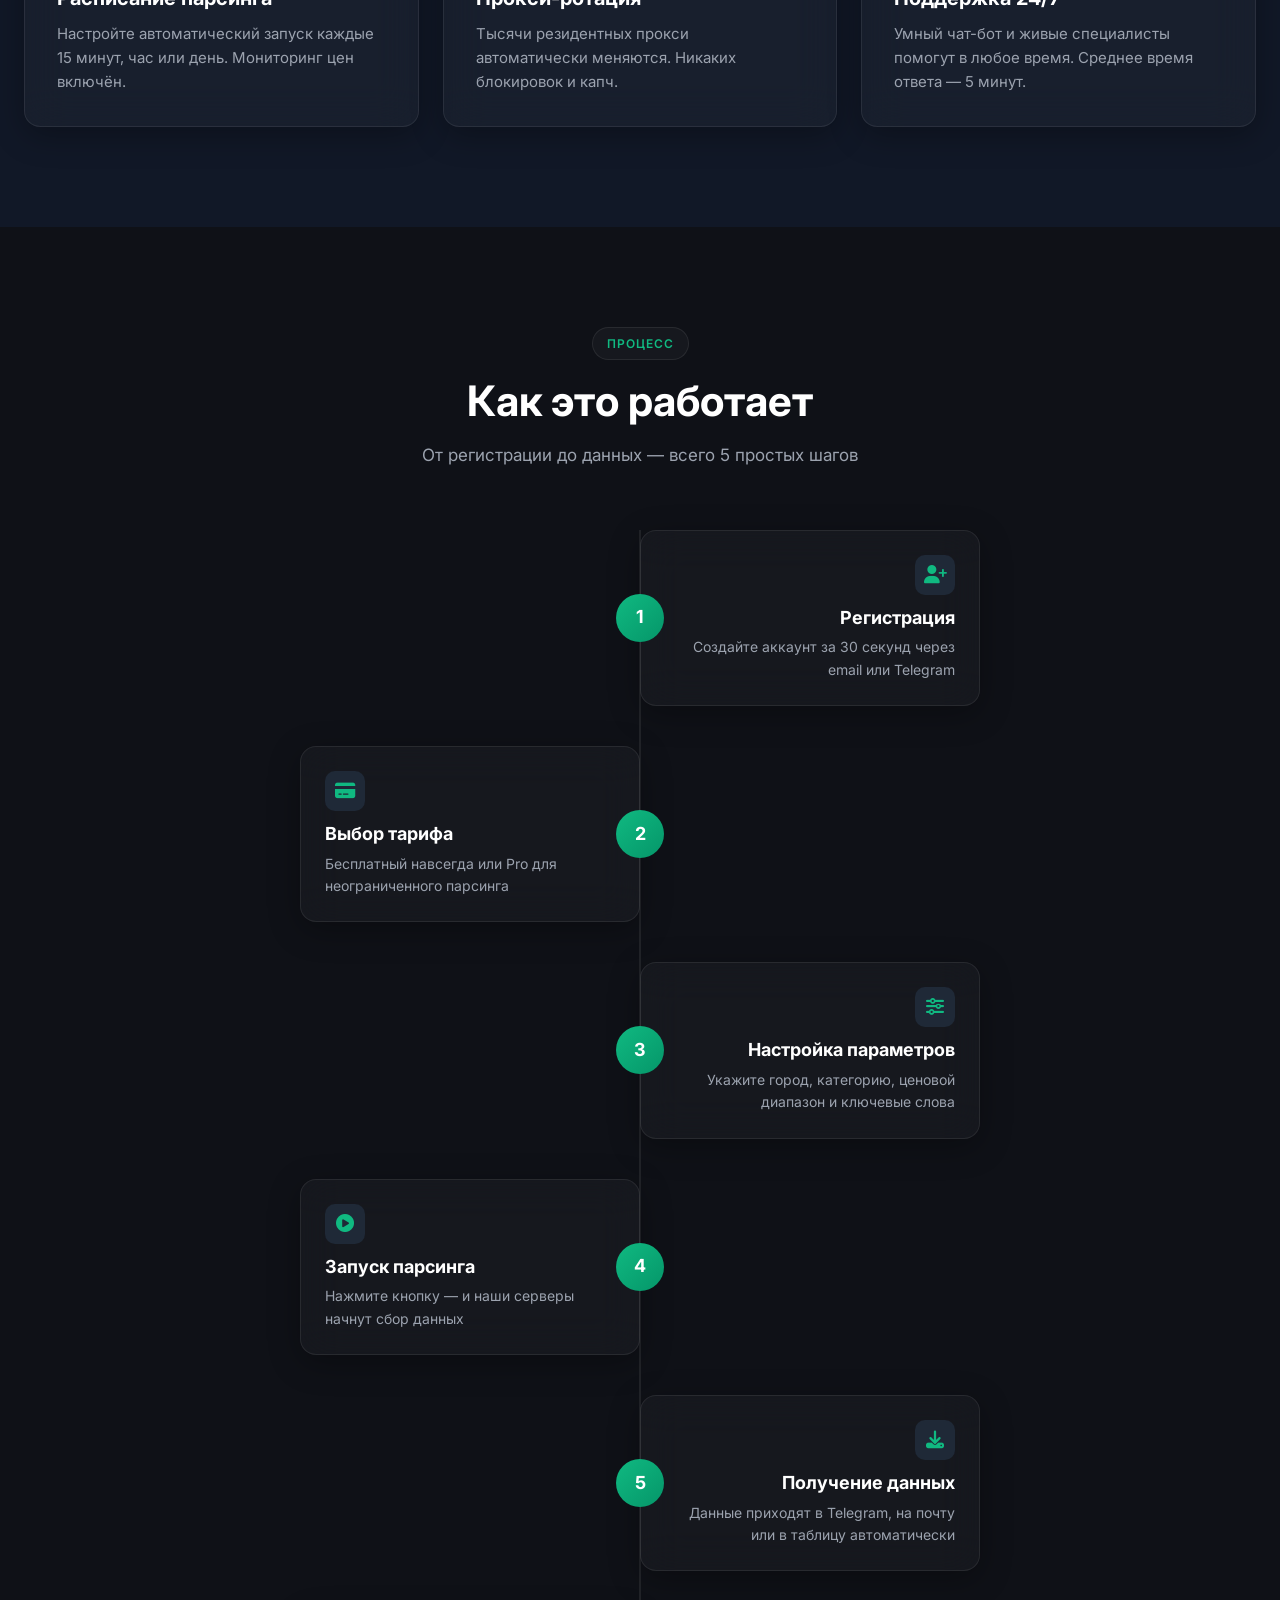
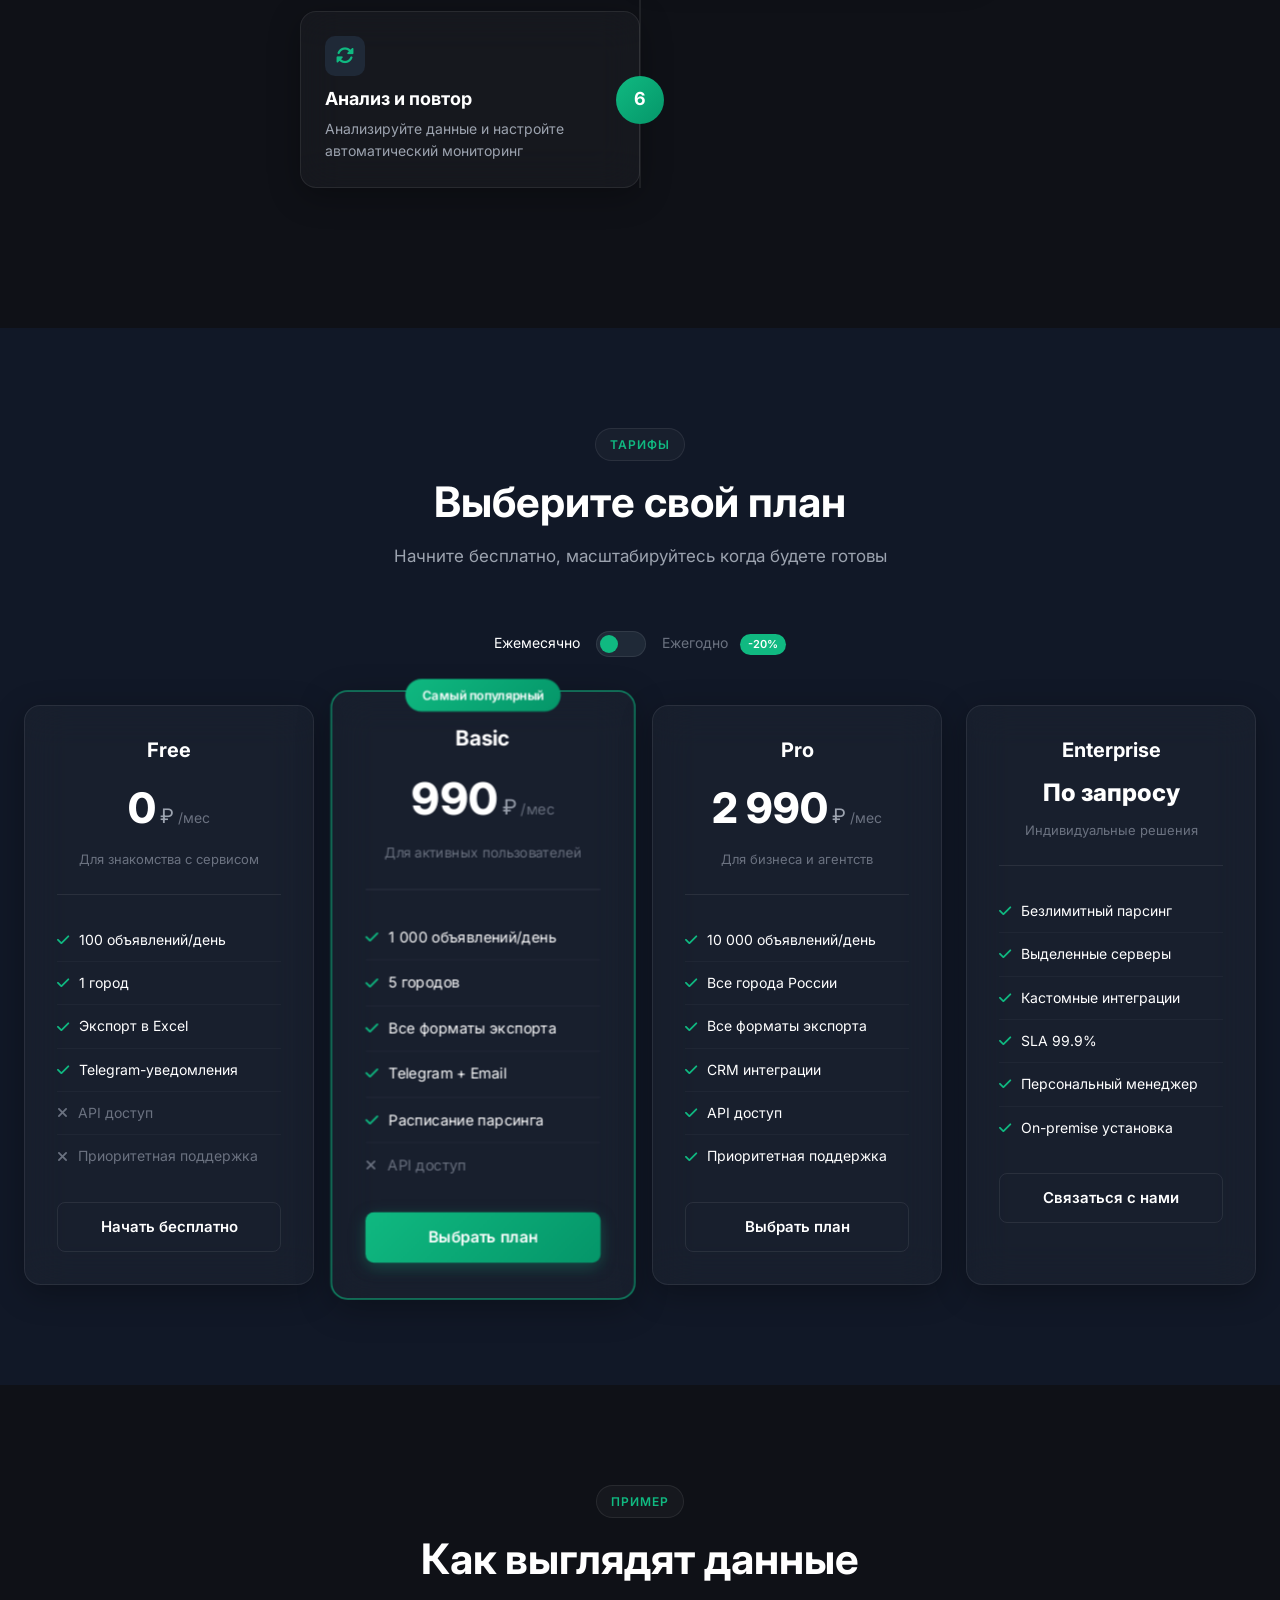
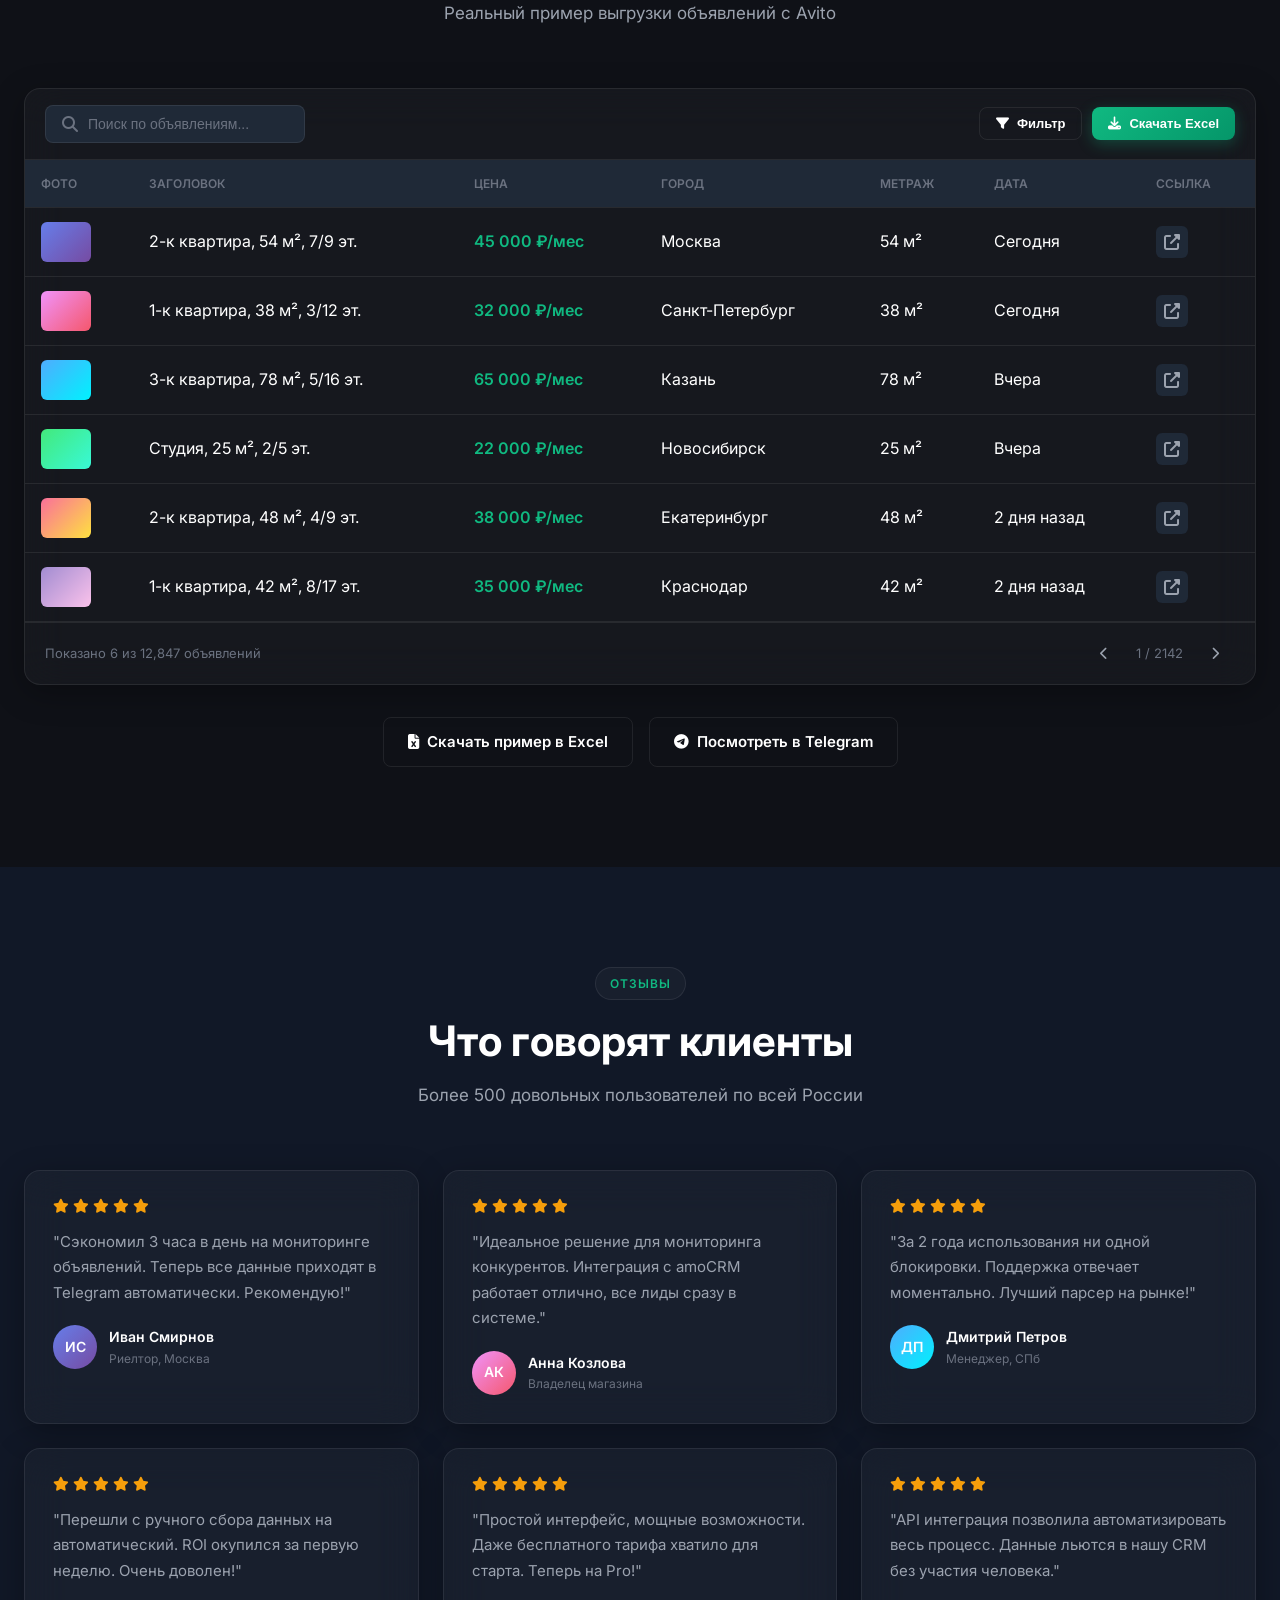
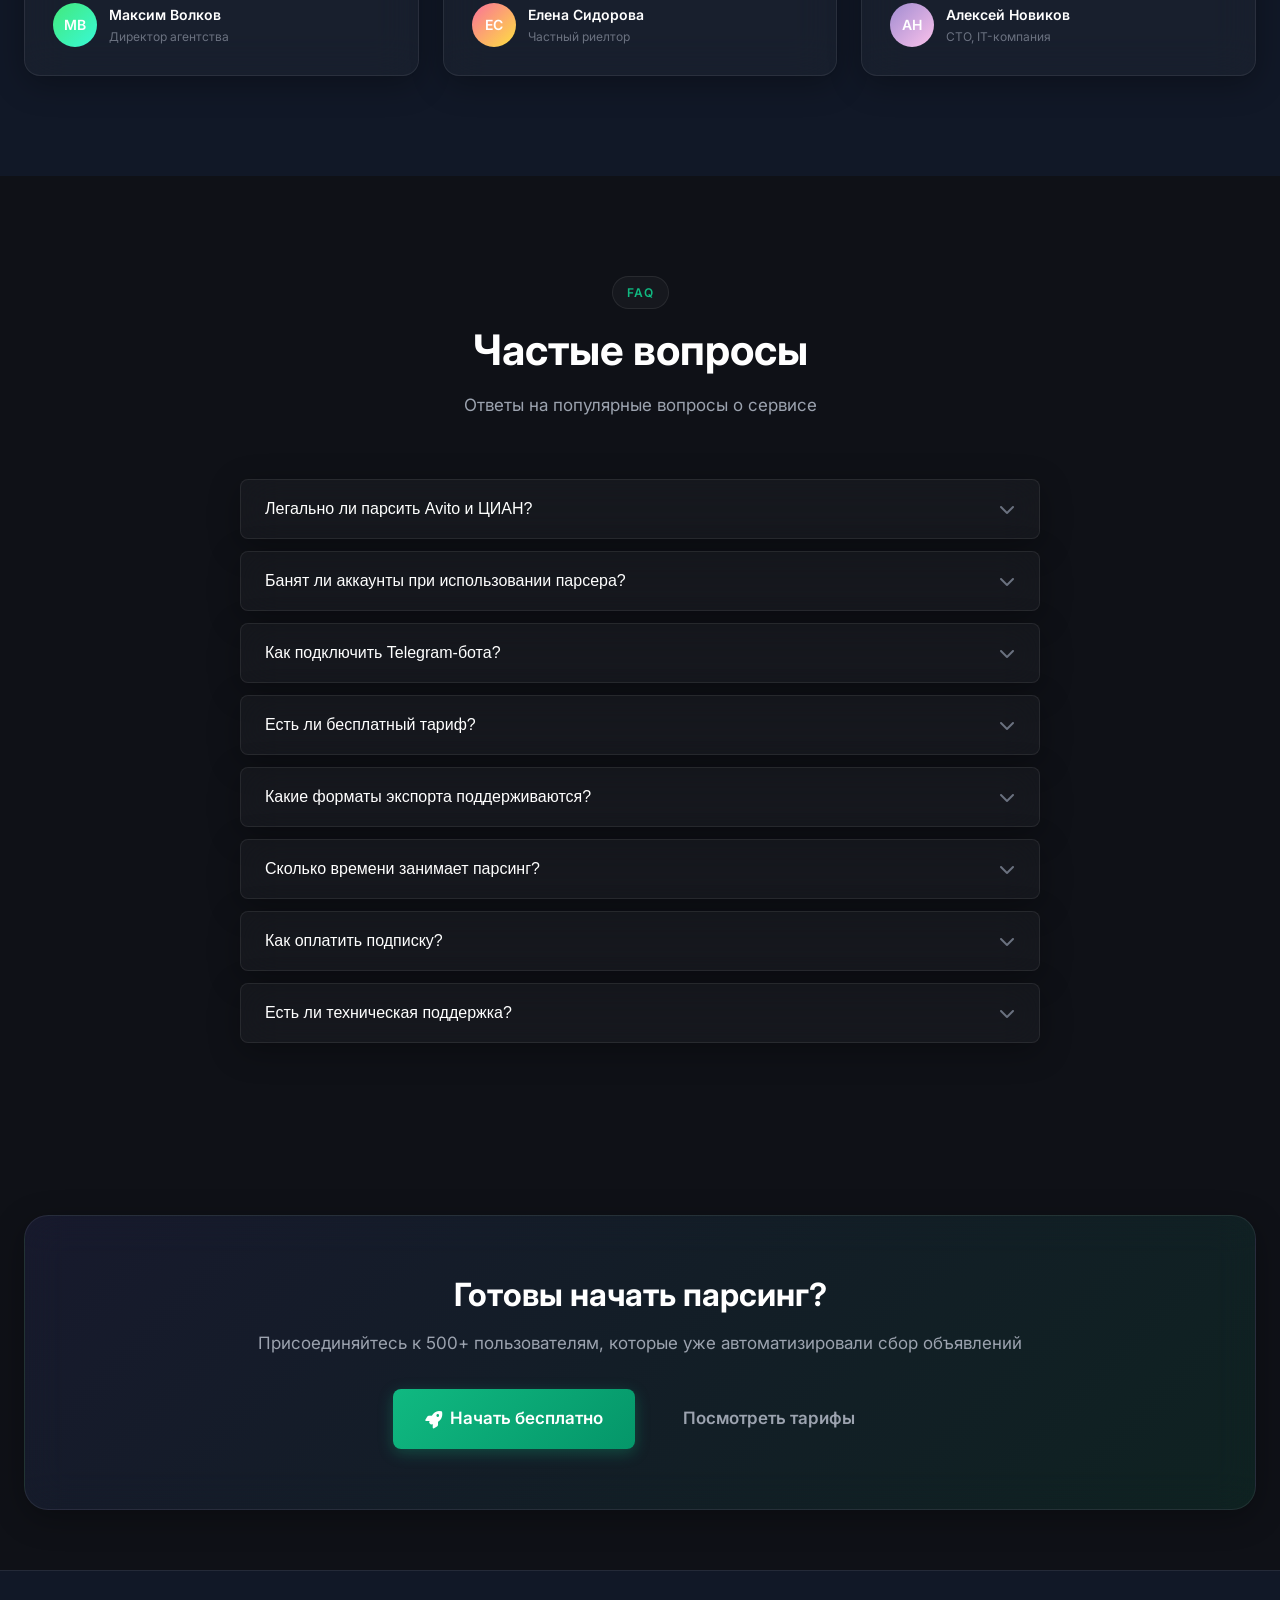
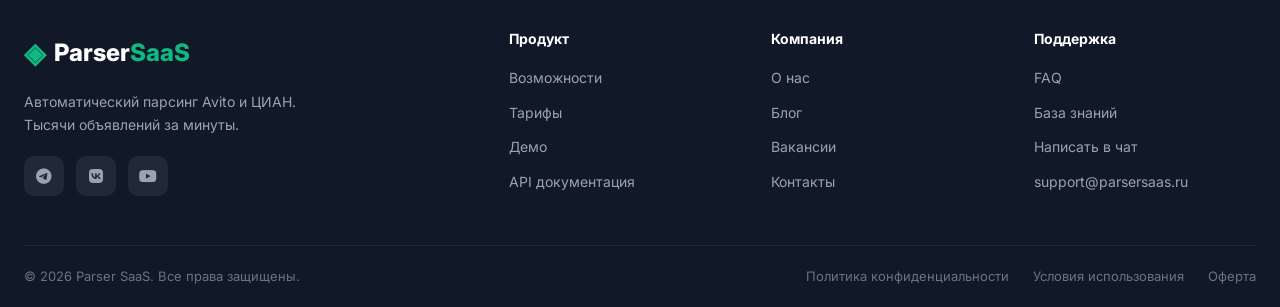
<file: parsersaas/dfbb28a71d54d5c742050737cd986f38/arendadom24.ru/public_html/index.html>
<!DOCTYPE html>
<html lang="ru">
<head>
    <meta charset="UTF-8">
    <meta name="viewport" content="width=device-width, initial-scale=1.0">
    <title>Parser SaaS — Парсинг Avito и ЦИАН в один клик</title>
    <meta name="description" content="Автоматический парсинг Avito и ЦИАН. Тысячи объявлений за минуты без блокировок. Экспорт в Telegram, CRM, Excel.">
    <link rel="preconnect" href="https://fonts.googleapis.com">
    <link rel="preconnect" href="https://fonts.gstatic.com" crossorigin>
    <link href="https://fonts.googleapis.com/css2?family=Inter:wght@300;400;500;600;700;800;900&display=swap" rel="stylesheet">
    <link rel="stylesheet" href="css/styles.css">
    <link rel="stylesheet" href="https://cdnjs.cloudflare.com/ajax/libs/font-awesome/6.5.1/css/all.min.css">
</head>
<body>
    <!-- Navigation -->
    <nav class="navbar" id="navbar">
        <div class="container nav-container">
            <a href="/" class="logo">
                <span class="logo-icon">◈</span>
                <span class="logo-text">Parser<span class="logo-highlight">SaaS</span></span>
            </a>
            <div class="nav-links" id="navLinks">
                <a href="#features">Преимущества</a>
                <a href="#how-it-works">Как работает</a>
                <a href="#pricing">Тарифы</a>
                <a href="#reviews">Отзывы</a>
                <a href="#faq">FAQ</a>
            </div>
            <div class="nav-actions">
                <a href="login.html" class="btn btn-ghost">Войти</a>
                <a href="login.html" class="btn btn-primary">Начать бесплатно</a>
            </div>
            <button class="mobile-menu-btn" id="mobileMenuBtn">
                <span></span>
                <span></span>
                <span></span>
            </button>
        </div>
    </nav>

    <!-- Hero Section -->
    <section class="hero" id="hero">
        <div class="hero-bg">
            <div class="hero-gradient"></div>
            <div class="hero-grid"></div>
        </div>
        <div class="container hero-container">
            <div class="hero-content">
                <div class="hero-badge">
                    <span class="badge-dot"></span>
                    Новинка 2026 — ИИ-анализ объявлений
                </div>
                <h1 class="hero-title">
                    Парсинг <span class="gradient-text">Avito</span> и <span class="gradient-text">ЦИАН</span> в один клик
                </h1>
                <p class="hero-subtitle">
                    Тысячи объявлений за минуты без блокировок. Данные приходят в Telegram, CRM, Excel или Google Sheets. <strong>Бесплатный тариф навсегда.</strong>
                </p>
                <div class="hero-cta">
                    <a href="login.html" class="btn btn-primary btn-lg">
                        <i class="fas fa-rocket"></i>
                        Начать бесплатно
                    </a>
                    <a href="#demo" class="btn btn-secondary btn-lg">
                        <i class="fas fa-play"></i>
                        Смотреть демо
                    </a>
                </div>
                <div class="hero-trust">
                    <div class="trust-item">
                        <i class="fab fa-telegram"></i>
                        <span>Telegram</span>
                    </div>
                    <div class="trust-item">
                        <i class="fas fa-file-excel"></i>
                        <span>Excel</span>
                    </div>
                    <div class="trust-item">
                        <i class="fas fa-chart-line"></i>
                        <span>amoCRM</span>
                    </div>
                    <div class="trust-divider"></div>
                    <div class="trust-stat">
                        <strong>500+</strong> пользователей
                    </div>
                    <div class="trust-stat">
                        <i class="fas fa-shield-alt"></i> Без банов с 2025
                    </div>
                </div>
            </div>
            <div class="hero-visual">
                <div class="dashboard-mockup">
                    <div class="mockup-header">
                        <div class="mockup-dots">
                            <span></span><span></span><span></span>
                        </div>
                        <span class="mockup-title">Личный кабинет</span>
                    </div>
                    <div class="mockup-content">
                        <div class="mockup-sidebar">
                            <div class="sidebar-item active"><i class="fas fa-home"></i></div>
                            <div class="sidebar-item"><i class="fas fa-search"></i></div>
                            <div class="sidebar-item"><i class="fas fa-chart-bar"></i></div>
                            <div class="sidebar-item"><i class="fas fa-cog"></i></div>
                        </div>
                        <div class="mockup-main">
                            <div class="stat-cards">
                                <div class="stat-card">
                                    <span class="stat-value">12,847</span>
                                    <span class="stat-label">Объявлений</span>
                                </div>
                                <div class="stat-card">
                                    <span class="stat-value">98%</span>
                                    <span class="stat-label">Успешных</span>
                                </div>
                            </div>
                            <div class="listing-preview">
                                <div class="listing-item">
                                    <div class="listing-img"></div>
                                    <div class="listing-info">
                                        <span class="listing-title">2-к квартира, 54 м²</span>
                                        <span class="listing-price">45 000 ₽/мес</span>
                                    </div>
                                </div>
                                <div class="listing-item">
                                    <div class="listing-img"></div>
                                    <div class="listing-info">
                                        <span class="listing-title">1-к квартира, 38 м²</span>
                                        <span class="listing-price">32 000 ₽/мес</span>
                                    </div>
                                </div>
                            </div>
                        </div>
                    </div>
                </div>
                <div class="telegram-mockup">
                    <div class="tg-header">
                        <i class="fab fa-telegram"></i>
                        <span>Parser Bot</span>
                    </div>
                    <div class="tg-message">
                        <span class="tg-emoji">🏠</span> Новое предложение!<br>
                        <span class="tg-line">📍 ул. Ленина, 42</span>
                        <span class="tg-line">💰 35 000 ₽</span>
                        <span class="tg-link">🔗 Открыть объявление</span>
                    </div>
                </div>
            </div>
        </div>
        <div class="hero-scroll">
            <a href="#features"><i class="fas fa-chevron-down"></i></a>
        </div>
    </section>

    <!-- Features Section -->
    <section class="features" id="features">
        <div class="container">
            <div class="section-header">
                <span class="section-badge">Возможности</span>
                <h2 class="section-title">Почему выбирают нас</h2>
                <p class="section-subtitle">Всё, что нужно для эффективного мониторинга объявлений</p>
            </div>
            <div class="features-grid">
                <div class="feature-card glass">
                    <div class="feature-icon">
                        <i class="fas fa-bolt"></i>
                    </div>
                    <h3>Мгновенный запуск</h3>
                    <p>Начните парсинг за 30 секунд. Никаких сложных настроек — просто укажите город и категорию.</p>
                </div>
                <div class="feature-card glass">
                    <div class="feature-icon">
                        <i class="fas fa-shield-alt"></i>
                    </div>
                    <h3>Обход всех защит</h3>
                    <p>Наши прокси и алгоритмы обходят защиту Avito и ЦИАН. Ваш аккаунт в безопасности.</p>
                </div>
                <div class="feature-card glass">
                    <div class="feature-icon">
                        <i class="fas fa-share-alt"></i>
                    </div>
                    <h3>Экспорт куда угодно</h3>
                    <p>Telegram-бот, amoCRM, Bitrix24, email, Google Sheets, Excel — данные там, где вам удобно.</p>
                </div>
                <div class="feature-card glass">
                    <div class="feature-icon">
                        <i class="fas fa-clock"></i>
                    </div>
                    <h3>Расписание парсинга</h3>
                    <p>Настройте автоматический запуск каждые 15 минут, час или день. Мониторинг цен включён.</p>
                </div>
                <div class="feature-card glass">
                    <div class="feature-icon">
                        <i class="fas fa-server"></i>
                    </div>
                    <h3>Прокси-ротация</h3>
                    <p>Тысячи резидентных прокси автоматически меняются. Никаких блокировок и капч.</p>
                </div>
                <div class="feature-card glass">
                    <div class="feature-icon">
                        <i class="fas fa-headset"></i>
                    </div>
                    <h3>Поддержка 24/7</h3>
                    <p>Умный чат-бот и живые специалисты помогут в любое время. Среднее время ответа — 5 минут.</p>
                </div>
            </div>
        </div>
    </section>

    <!-- How It Works Section -->
    <section class="how-it-works" id="how-it-works">
        <div class="container">
            <div class="section-header">
                <span class="section-badge">Процесс</span>
                <h2 class="section-title">Как это работает</h2>
                <p class="section-subtitle">От регистрации до данных — всего 5 простых шагов</p>
            </div>
            <div class="timeline">
                <div class="timeline-item">
                    <div class="timeline-number">1</div>
                    <div class="timeline-content glass">
                        <div class="timeline-icon"><i class="fas fa-user-plus"></i></div>
                        <h3>Регистрация</h3>
                        <p>Создайте аккаунт за 30 секунд через email или Telegram</p>
                    </div>
                </div>
                <div class="timeline-item">
                    <div class="timeline-number">2</div>
                    <div class="timeline-content glass">
                        <div class="timeline-icon"><i class="fas fa-credit-card"></i></div>
                        <h3>Выбор тарифа</h3>
                        <p>Бесплатный навсегда или Pro для неограниченного парсинга</p>
                    </div>
                </div>
                <div class="timeline-item">
                    <div class="timeline-number">3</div>
                    <div class="timeline-content glass">
                        <div class="timeline-icon"><i class="fas fa-sliders-h"></i></div>
                        <h3>Настройка параметров</h3>
                        <p>Укажите город, категорию, ценовой диапазон и ключевые слова</p>
                    </div>
                </div>
                <div class="timeline-item">
                    <div class="timeline-number">4</div>
                    <div class="timeline-content glass">
                        <div class="timeline-icon"><i class="fas fa-play-circle"></i></div>
                        <h3>Запуск парсинга</h3>
                        <p>Нажмите кнопку — и наши серверы начнут сбор данных</p>
                    </div>
                </div>
                <div class="timeline-item">
                    <div class="timeline-number">5</div>
                    <div class="timeline-content glass">
                        <div class="timeline-icon"><i class="fas fa-download"></i></div>
                        <h3>Получение данных</h3>
                        <p>Данные приходят в Telegram, на почту или в таблицу автоматически</p>
                    </div>
                </div>
                <div class="timeline-item">
                    <div class="timeline-number">6</div>
                    <div class="timeline-content glass">
                        <div class="timeline-icon"><i class="fas fa-sync-alt"></i></div>
                        <h3>Анализ и повтор</h3>
                        <p>Анализируйте данные и настройте автоматический мониторинг</p>
                    </div>
                </div>
            </div>
        </div>
    </section>

    <!-- Pricing Section -->
    <section class="pricing" id="pricing">
        <div class="container">
            <div class="section-header">
                <span class="section-badge">Тарифы</span>
                <h2 class="section-title">Выберите свой план</h2>
                <p class="section-subtitle">Начните бесплатно, масштабируйтесь когда будете готовы</p>
            </div>
            <div class="pricing-toggle">
                <span class="toggle-label active">Ежемесячно</span>
                <label class="toggle-switch">
                    <input type="checkbox" id="pricingToggle">
                    <span class="toggle-slider"></span>
                </label>
                <span class="toggle-label">
                    Ежегодно
                    <span class="discount-badge">-20%</span>
                </span>
            </div>
            <div class="pricing-grid">
                <div class="pricing-card glass">
                    <div class="pricing-header">
                        <h3 class="pricing-name">Free</h3>
                        <div class="pricing-price">
                            <span class="price-amount">0</span>
                            <span class="price-currency">₽</span>
                            <span class="price-period">/мес</span>
                        </div>
                        <p class="pricing-desc">Для знакомства с сервисом</p>
                    </div>
                    <ul class="pricing-features">
                        <li class="included"><i class="fas fa-check"></i> 100 объявлений/день</li>
                        <li class="included"><i class="fas fa-check"></i> 1 город</li>
                        <li class="included"><i class="fas fa-check"></i> Экспорт в Excel</li>
                        <li class="included"><i class="fas fa-check"></i> Telegram-уведомления</li>
                        <li class="excluded"><i class="fas fa-times"></i> API доступ</li>
                        <li class="excluded"><i class="fas fa-times"></i> Приоритетная поддержка</li>
                    </ul>
                    <a href="login.html" class="btn btn-outline btn-block">Начать бесплатно</a>
                </div>
                <div class="pricing-card glass popular">
                    <div class="popular-badge">Самый популярный</div>
                    <div class="pricing-header">
                        <h3 class="pricing-name">Basic</h3>
                        <div class="pricing-price">
                            <span class="price-amount">990</span>
                            <span class="price-currency">₽</span>
                            <span class="price-period">/мес</span>
                        </div>
                        <p class="pricing-desc">Для активных пользователей</p>
                    </div>
                    <ul class="pricing-features">
                        <li class="included"><i class="fas fa-check"></i> 1 000 объявлений/день</li>
                        <li class="included"><i class="fas fa-check"></i> 5 городов</li>
                        <li class="included"><i class="fas fa-check"></i> Все форматы экспорта</li>
                        <li class="included"><i class="fas fa-check"></i> Telegram + Email</li>
                        <li class="included"><i class="fas fa-check"></i> Расписание парсинга</li>
                        <li class="excluded"><i class="fas fa-times"></i> API доступ</li>
                    </ul>
                    <a href="login.html?plan=basic" class="btn btn-primary btn-block">Выбрать план</a>
                </div>
                <div class="pricing-card glass">
                    <div class="pricing-header">
                        <h3 class="pricing-name">Pro</h3>
                        <div class="pricing-price">
                            <span class="price-amount">2 990</span>
                            <span class="price-currency">₽</span>
                            <span class="price-period">/мес</span>
                        </div>
                        <p class="pricing-desc">Для бизнеса и агентств</p>
                    </div>
                    <ul class="pricing-features">
                        <li class="included"><i class="fas fa-check"></i> 10 000 объявлений/день</li>
                        <li class="included"><i class="fas fa-check"></i> Все города России</li>
                        <li class="included"><i class="fas fa-check"></i> Все форматы экспорта</li>
                        <li class="included"><i class="fas fa-check"></i> CRM интеграции</li>
                        <li class="included"><i class="fas fa-check"></i> API доступ</li>
                        <li class="included"><i class="fas fa-check"></i> Приоритетная поддержка</li>
                    </ul>
                    <a href="login.html?plan=pro" class="btn btn-outline btn-block">Выбрать план</a>
                </div>
                <div class="pricing-card glass enterprise">
                    <div class="pricing-header">
                        <h3 class="pricing-name">Enterprise</h3>
                        <div class="pricing-price">
                            <span class="price-amount">По запросу</span>
                        </div>
                        <p class="pricing-desc">Индивидуальные решения</p>
                    </div>
                    <ul class="pricing-features">
                        <li class="included"><i class="fas fa-check"></i> Безлимитный парсинг</li>
                        <li class="included"><i class="fas fa-check"></i> Выделенные серверы</li>
                        <li class="included"><i class="fas fa-check"></i> Кастомные интеграции</li>
                        <li class="included"><i class="fas fa-check"></i> SLA 99.9%</li>
                        <li class="included"><i class="fas fa-check"></i> Персональный менеджер</li>
                        <li class="included"><i class="fas fa-check"></i> On-premise установка</li>
                    </ul>
                    <a href="#contact" class="btn btn-outline btn-block">Связаться с нами</a>
                </div>
            </div>
        </div>
    </section>

    <!-- Data Example Section -->
    <section class="data-example" id="demo">
        <div class="container">
            <div class="section-header">
                <span class="section-badge">Пример</span>
                <h2 class="section-title">Как выглядят данные</h2>
                <p class="section-subtitle">Реальный пример выгрузки объявлений с Avito</p>
            </div>
            <div class="data-table-wrapper glass">
                <div class="table-controls">
                    <div class="table-search">
                        <i class="fas fa-search"></i>
                        <input type="text" placeholder="Поиск по объявлениям...">
                    </div>
                    <div class="table-actions">
                        <button class="btn btn-sm btn-outline"><i class="fas fa-filter"></i> Фильтр</button>
                        <button class="btn btn-sm btn-primary"><i class="fas fa-download"></i> Скачать Excel</button>
                    </div>
                </div>
                <div class="table-scroll">
                    <table class="data-table">
                        <thead>
                            <tr>
                                <th>Фото</th>
                                <th>Заголовок</th>
                                <th>Цена</th>
                                <th>Город</th>
                                <th>Метраж</th>
                                <th>Дата</th>
                                <th>Ссылка</th>
                            </tr>
                        </thead>
                        <tbody>
                            <tr>
                                <td><div class="table-img" style="background: linear-gradient(135deg, #667eea 0%, #764ba2 100%);"></div></td>
                                <td>2-к квартира, 54 м², 7/9 эт.</td>
                                <td class="price">45 000 ₽/мес</td>
                                <td>Москва</td>
                                <td>54 м²</td>
                                <td>Сегодня</td>
                                <td><a href="#" class="table-link"><i class="fas fa-external-link-alt"></i></a></td>
                            </tr>
                            <tr>
                                <td><div class="table-img" style="background: linear-gradient(135deg, #f093fb 0%, #f5576c 100%);"></div></td>
                                <td>1-к квартира, 38 м², 3/12 эт.</td>
                                <td class="price">32 000 ₽/мес</td>
                                <td>Санкт-Петербург</td>
                                <td>38 м²</td>
                                <td>Сегодня</td>
                                <td><a href="#" class="table-link"><i class="fas fa-external-link-alt"></i></a></td>
                            </tr>
                            <tr>
                                <td><div class="table-img" style="background: linear-gradient(135deg, #4facfe 0%, #00f2fe 100%);"></div></td>
                                <td>3-к квартира, 78 м², 5/16 эт.</td>
                                <td class="price">65 000 ₽/мес</td>
                                <td>Казань</td>
                                <td>78 м²</td>
                                <td>Вчера</td>
                                <td><a href="#" class="table-link"><i class="fas fa-external-link-alt"></i></a></td>
                            </tr>
                            <tr>
                                <td><div class="table-img" style="background: linear-gradient(135deg, #43e97b 0%, #38f9d7 100%);"></div></td>
                                <td>Студия, 25 м², 2/5 эт.</td>
                                <td class="price">22 000 ₽/мес</td>
                                <td>Новосибирск</td>
                                <td>25 м²</td>
                                <td>Вчера</td>
                                <td><a href="#" class="table-link"><i class="fas fa-external-link-alt"></i></a></td>
                            </tr>
                            <tr>
                                <td><div class="table-img" style="background: linear-gradient(135deg, #fa709a 0%, #fee140 100%);"></div></td>
                                <td>2-к квартира, 48 м², 4/9 эт.</td>
                                <td class="price">38 000 ₽/мес</td>
                                <td>Екатеринбург</td>
                                <td>48 м²</td>
                                <td>2 дня назад</td>
                                <td><a href="#" class="table-link"><i class="fas fa-external-link-alt"></i></a></td>
                            </tr>
                            <tr>
                                <td><div class="table-img" style="background: linear-gradient(135deg, #a18cd1 0%, #fbc2eb 100%);"></div></td>
                                <td>1-к квартира, 42 м², 8/17 эт.</td>
                                <td class="price">35 000 ₽/мес</td>
                                <td>Краснодар</td>
                                <td>42 м²</td>
                                <td>2 дня назад</td>
                                <td><a href="#" class="table-link"><i class="fas fa-external-link-alt"></i></a></td>
                            </tr>
                        </tbody>
                    </table>
                </div>
                <div class="table-footer">
                    <span>Показано 6 из 12,847 объявлений</span>
                    <div class="table-pagination">
                        <button class="btn btn-sm btn-ghost"><i class="fas fa-chevron-left"></i></button>
                        <span>1 / 2142</span>
                        <button class="btn btn-sm btn-ghost"><i class="fas fa-chevron-right"></i></button>
                    </div>
                </div>
            </div>
            <div class="data-actions">
                <a href="#" class="btn btn-outline"><i class="fas fa-file-excel"></i> Скачать пример в Excel</a>
                <a href="#" class="btn btn-outline"><i class="fab fa-telegram"></i> Посмотреть в Telegram</a>
            </div>
        </div>
    </section>

    <!-- Reviews Section -->
    <section class="reviews" id="reviews">
        <div class="container">
            <div class="section-header">
                <span class="section-badge">Отзывы</span>
                <h2 class="section-title">Что говорят клиенты</h2>
                <p class="section-subtitle">Более 500 довольных пользователей по всей России</p>
            </div>
            <div class="reviews-grid">
                <div class="review-card glass">
                    <div class="review-stars">
                        <i class="fas fa-star"></i>
                        <i class="fas fa-star"></i>
                        <i class="fas fa-star"></i>
                        <i class="fas fa-star"></i>
                        <i class="fas fa-star"></i>
                    </div>
                    <p class="review-text">"Сэкономил 3 часа в день на мониторинге объявлений. Теперь все данные приходят в Telegram автоматически. Рекомендую!"</p>
                    <div class="review-author">
                        <div class="author-avatar" style="background: linear-gradient(135deg, #667eea 0%, #764ba2 100%);">ИС</div>
                        <div class="author-info">
                            <span class="author-name">Иван Смирнов</span>
                            <span class="author-role">Риелтор, Москва</span>
                        </div>
                    </div>
                </div>
                <div class="review-card glass">
                    <div class="review-stars">
                        <i class="fas fa-star"></i>
                        <i class="fas fa-star"></i>
                        <i class="fas fa-star"></i>
                        <i class="fas fa-star"></i>
                        <i class="fas fa-star"></i>
                    </div>
                    <p class="review-text">"Идеальное решение для мониторинга конкурентов. Интеграция с amoCRM работает отлично, все лиды сразу в системе."</p>
                    <div class="review-author">
                        <div class="author-avatar" style="background: linear-gradient(135deg, #f093fb 0%, #f5576c 100%);">АК</div>
                        <div class="author-info">
                            <span class="author-name">Анна Козлова</span>
                            <span class="author-role">Владелец магазина</span>
                        </div>
                    </div>
                </div>
                <div class="review-card glass">
                    <div class="review-stars">
                        <i class="fas fa-star"></i>
                        <i class="fas fa-star"></i>
                        <i class="fas fa-star"></i>
                        <i class="fas fa-star"></i>
                        <i class="fas fa-star"></i>
                    </div>
                    <p class="review-text">"За 2 года использования ни одной блокировки. Поддержка отвечает моментально. Лучший парсер на рынке!"</p>
                    <div class="review-author">
                        <div class="author-avatar" style="background: linear-gradient(135deg, #4facfe 0%, #00f2fe 100%);">ДП</div>
                        <div class="author-info">
                            <span class="author-name">Дмитрий Петров</span>
                            <span class="author-role">Менеджер, СПб</span>
                        </div>
                    </div>
                </div>
                <div class="review-card glass">
                    <div class="review-stars">
                        <i class="fas fa-star"></i>
                        <i class="fas fa-star"></i>
                        <i class="fas fa-star"></i>
                        <i class="fas fa-star"></i>
                        <i class="fas fa-star"></i>
                    </div>
                    <p class="review-text">"Перешли с ручного сбора данных на автоматический. ROI окупился за первую неделю. Очень доволен!"</p>
                    <div class="review-author">
                        <div class="author-avatar" style="background: linear-gradient(135deg, #43e97b 0%, #38f9d7 100%);">МВ</div>
                        <div class="author-info">
                            <span class="author-name">Максим Волков</span>
                            <span class="author-role">Директор агентства</span>
                        </div>
                    </div>
                </div>
                <div class="review-card glass">
                    <div class="review-stars">
                        <i class="fas fa-star"></i>
                        <i class="fas fa-star"></i>
                        <i class="fas fa-star"></i>
                        <i class="fas fa-star"></i>
                        <i class="fas fa-star"></i>
                    </div>
                    <p class="review-text">"Простой интерфейс, мощные возможности. Даже бесплатного тарифа хватило для старта. Теперь на Pro!"</p>
                    <div class="review-author">
                        <div class="author-avatar" style="background: linear-gradient(135deg, #fa709a 0%, #fee140 100%);">ЕС</div>
                        <div class="author-info">
                            <span class="author-name">Елена Сидорова</span>
                            <span class="author-role">Частный риелтор</span>
                        </div>
                    </div>
                </div>
                <div class="review-card glass">
                    <div class="review-stars">
                        <i class="fas fa-star"></i>
                        <i class="fas fa-star"></i>
                        <i class="fas fa-star"></i>
                        <i class="fas fa-star"></i>
                        <i class="fas fa-star"></i>
                    </div>
                    <p class="review-text">"API интеграция позволила автоматизировать весь процесс. Данные льются в нашу CRM без участия человека."</p>
                    <div class="review-author">
                        <div class="author-avatar" style="background: linear-gradient(135deg, #a18cd1 0%, #fbc2eb 100%);">АН</div>
                        <div class="author-info">
                            <span class="author-name">Алексей Новиков</span>
                            <span class="author-role">CTO, IT-компания</span>
                        </div>
                    </div>
                </div>
            </div>
        </div>
    </section>

    <!-- FAQ Section -->
    <section class="faq" id="faq">
        <div class="container">
            <div class="section-header">
                <span class="section-badge">FAQ</span>
                <h2 class="section-title">Частые вопросы</h2>
                <p class="section-subtitle">Ответы на популярные вопросы о сервисе</p>
            </div>
            <div class="faq-list">
                <div class="faq-item glass">
                    <button class="faq-question">
                        <span>Легально ли парсить Avito и ЦИАН?</span>
                        <i class="fas fa-chevron-down"></i>
                    </button>
                    <div class="faq-answer">
                        <p>Парсинг публично доступной информации не запрещён законом. Мы собираем только открытые данные объявлений, которые видны всем пользователям.</p>
                    </div>
                </div>
                <div class="faq-item glass">
                    <button class="faq-question">
                        <span>Банят ли аккаунты при использовании парсера?</span>
                        <i class="fas fa-chevron-down"></i>
                    </button>
                    <div class="faq-answer">
                        <p>Нет! Наш сервис использует собственные серверы и прокси для сбора данных. Ваш личный аккаунт никак не связан с парсингом.</p>
                    </div>
                </div>
                <div class="faq-item glass">
                    <button class="faq-question">
                        <span>Как подключить Telegram-бота?</span>
                        <i class="fas fa-chevron-down"></i>
                    </button>
                    <div class="faq-answer">
                        <p>В личном кабинете нажмите "Подключить Telegram", перейдите к боту и нажмите /start. Бот автоматически привяжется к вашему аккаунту.</p>
                    </div>
                </div>
                <div class="faq-item glass">
                    <button class="faq-question">
                        <span>Есть ли бесплатный тариф?</span>
                        <i class="fas fa-chevron-down"></i>
                    </button>
                    <div class="faq-answer">
                        <p>Да! Бесплатный тариф доступен навсегда. Вы получаете 100 объявлений в день, 1 город и экспорт в Excel/Telegram.</p>
                    </div>
                </div>
                <div class="faq-item glass">
                    <button class="faq-question">
                        <span>Какие форматы экспорта поддерживаются?</span>
                        <i class="fas fa-chevron-down"></i>
                    </button>
                    <div class="faq-answer">
                        <p>Excel, CSV, JSON, Google Sheets, Telegram-бот, Email, Webhook, API, CRM-системы (amoCRM, Bitrix24, HubSpot).</p>
                    </div>
                </div>
                <div class="faq-item glass">
                    <button class="faq-question">
                        <span>Сколько времени занимает парсинг?</span>
                        <i class="fas fa-chevron-down"></i>
                    </button>
                    <div class="faq-answer">
                        <p>100 объявлений — 1-2 минуты, 1000 объявлений — 5-10 минут, 10000 объявлений — 30-60 минут.</p>
                    </div>
                </div>
                <div class="faq-item glass">
                    <button class="faq-question">
                        <span>Как оплатить подписку?</span>
                        <i class="fas fa-chevron-down"></i>
                    </button>
                    <div class="faq-answer">
                        <p>Принимаем карты (Visa, MasterCard, МИР), ЮMoney, QIWI, криптовалюту, безналичную оплату для юр. лиц.</p>
                    </div>
                </div>
                <div class="faq-item glass">
                    <button class="faq-question">
                        <span>Есть ли техническая поддержка?</span>
                        <i class="fas fa-chevron-down"></i>
                    </button>
                    <div class="faq-answer">
                        <p>Да! Поддержка работает 24/7. Бесплатные тарифы — чат-бот. Платные — живые специалисты. Enterprise — персональный менеджер.</p>
                    </div>
                </div>
            </div>
        </div>
    </section>

    <!-- CTA Section -->
    <section class="cta-section">
        <div class="container">
            <div class="cta-box glass">
                <h2>Готовы начать парсинг?</h2>
                <p>Присоединяйтесь к 500+ пользователям, которые уже автоматизировали сбор объявлений</p>
                <div class="cta-buttons">
                    <a href="login.html" class="btn btn-primary btn-lg">
                        <i class="fas fa-rocket"></i>
                        Начать бесплатно
                    </a>
                    <a href="#pricing" class="btn btn-ghost btn-lg">Посмотреть тарифы</a>
                </div>
            </div>
        </div>
    </section>

    <!-- Footer -->
    <footer class="footer">
        <div class="container">
            <div class="footer-grid">
                <div class="footer-brand">
                    <a href="/" class="logo">
                        <span class="logo-icon">◈</span>
                        <span class="logo-text">Parser<span class="logo-highlight">SaaS</span></span>
                    </a>
                    <p>Автоматический парсинг Avito и ЦИАН. Тысячи объявлений за минуты.</p>
                    <div class="footer-social">
                        <a href="#"><i class="fab fa-telegram"></i></a>
                        <a href="#"><i class="fab fa-vk"></i></a>
                        <a href="#"><i class="fab fa-youtube"></i></a>
                    </div>
                </div>
                <div class="footer-links">
                    <h4>Продукт</h4>
                    <a href="#features">Возможности</a>
                    <a href="#pricing">Тарифы</a>
                    <a href="#demo">Демо</a>
                    <a href="#">API документация</a>
                </div>
                <div class="footer-links">
                    <h4>Компания</h4>
                    <a href="#">О нас</a>
                    <a href="#">Блог</a>
                    <a href="#">Вакансии</a>
                    <a href="#">Контакты</a>
                </div>
                <div class="footer-links">
                    <h4>Поддержка</h4>
                    <a href="#faq">FAQ</a>
                    <a href="#">База знаний</a>
                    <a href="#">Написать в чат</a>
                    <a href="mailto:support@parsersaas.ru">support@parsersaas.ru</a>
                </div>
            </div>
            <div class="footer-bottom">
                <p>© 2026 Parser SaaS. Все права защищены.</p>
                <div class="footer-legal">
                    <a href="#">Политика конфиденциальности</a>
                    <a href="#">Условия использования</a>
                    <a href="#">Оферта</a>
                </div>
            </div>
        </div>
    </footer>

    <!-- Chat Widget -->
    <div class="chat-widget" id="chatWidget">
        <button class="chat-btn" id="chatBtn">
            <i class="fas fa-comment-dots"></i>
        </button>
        <div class="chat-popup" id="chatPopup">
            <div class="chat-header">
                <span>Поддержка</span>
                <button class="chat-close" id="chatClose"><i class="fas fa-times"></i></button>
            </div>
            <div class="chat-body">
                <div class="chat-message bot">
                    <p>Привет! Чем могу помочь?</p>
                </div>
            </div>
            <div class="chat-input">
                <input type="text" placeholder="Напишите сообщение...">
                <button><i class="fas fa-paper-plane"></i></button>
            </div>
        </div>
    </div>

    <script src="js/main.js"></script>
</body>
</html>
</file>
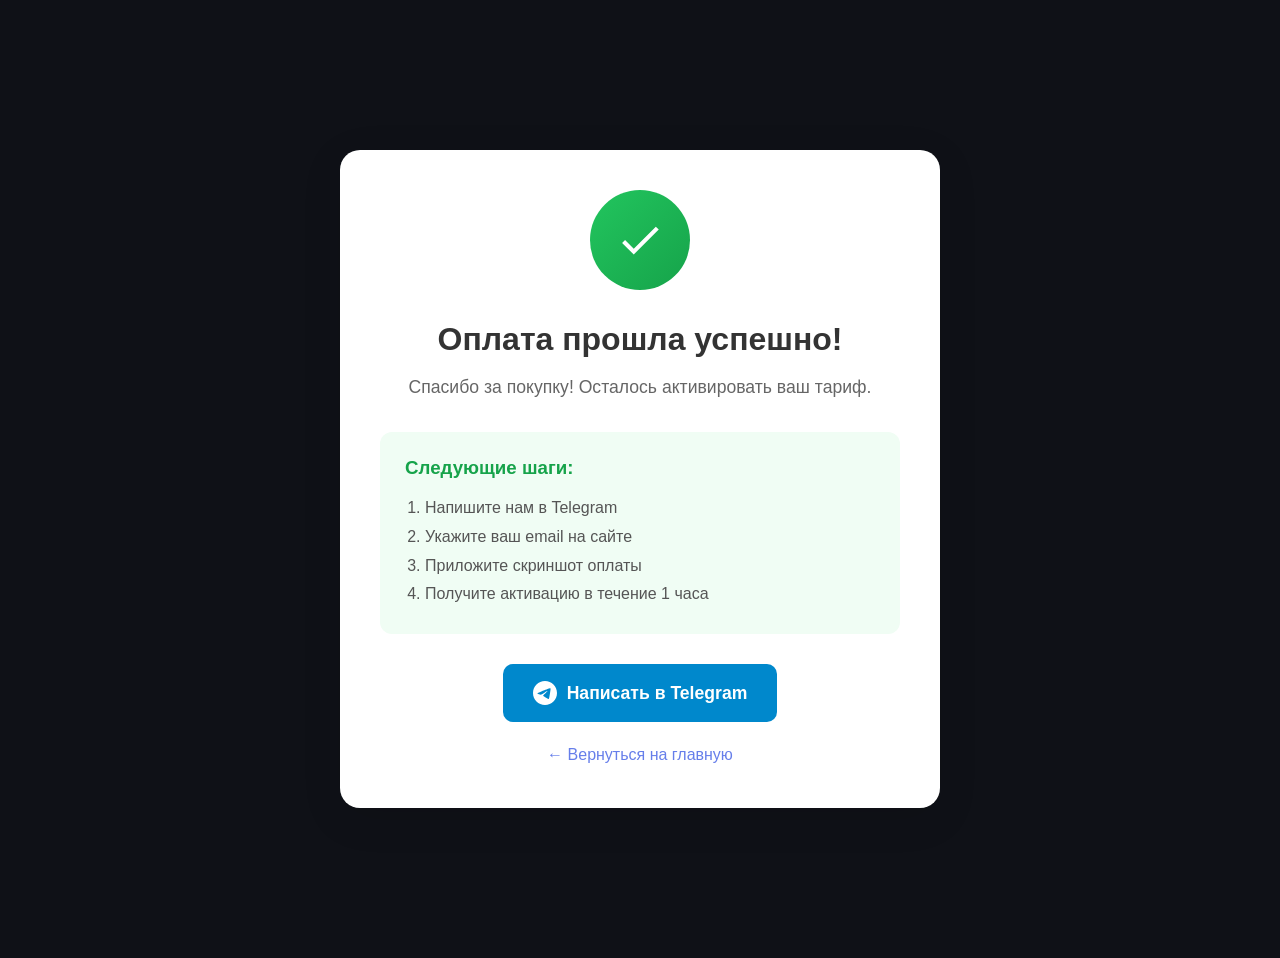
<file: payment-success.html>
<!DOCTYPE html>
<html lang="ru">
<head>
    <meta charset="UTF-8">
    <meta name="viewport" content="width=device-width, initial-scale=1.0">
    <title>Оплата успешна - Parser SaaS</title>
    <link rel="stylesheet" href="styles.css">
    <style>
        .success-container {
            max-width: 600px;
            margin: 150px auto;
            padding: 40px;
            text-align: center;
            background: #fff;
            border-radius: 20px;
            box-shadow: 0 10px 40px rgba(0,0,0,0.1);
        }
        .success-icon {
            width: 100px;
            height: 100px;
            background: linear-gradient(135deg, #22c55e, #16a34a);
            border-radius: 50%;
            display: flex;
            align-items: center;
            justify-content: center;
            margin: 0 auto 30px;
            animation: pulse 2s infinite;
        }
        .success-icon svg {
            width: 50px;
            height: 50px;
            fill: white;
        }
        @keyframes pulse {
            0%, 100% { transform: scale(1); }
            50% { transform: scale(1.05); }
        }
        .success-title {
            font-size: 2rem;
            font-weight: 700;
            color: #333;
            margin-bottom: 15px;
        }
        .success-text {
            font-size: 1.1rem;
            color: #666;
            margin-bottom: 30px;
            line-height: 1.6;
        }
        .next-steps {
            background: #f0fdf4;
            border-radius: 12px;
            padding: 25px;
            margin-bottom: 30px;
            text-align: left;
        }
        .next-steps h3 {
            color: #16a34a;
            margin-bottom: 15px;
        }
        .next-steps ol {
            color: #555;
            line-height: 1.8;
            margin: 0;
            padding-left: 20px;
        }
        .telegram-btn {
            display: inline-flex;
            align-items: center;
            gap: 10px;
            background: #0088cc;
            color: white;
            padding: 15px 30px;
            border-radius: 10px;
            text-decoration: none;
            font-weight: 600;
            font-size: 1.1rem;
            transition: all 0.3s ease;
        }
        .telegram-btn:hover {
            background: #006699;
            transform: translateY(-2px);
        }
        .telegram-btn svg {
            width: 24px;
            height: 24px;
            fill: white;
        }
        .home-link {
            display: block;
            margin-top: 20px;
            color: #667eea;
            text-decoration: none;
        }
        .home-link:hover {
            text-decoration: underline;
        }
    </style>
</head>
<body>
    <div class="success-container">
        <div class="success-icon">
            <svg viewBox="0 0 24 24"><path d="M9 16.17L4.83 12l-1.42 1.41L9 19 21 7l-1.41-1.41z"/></svg>
        </div>

        <h1 class="success-title">Оплата прошла успешно!</h1>
        <p class="success-text">
            Спасибо за покупку! Осталось активировать ваш тариф.
        </p>

        <div class="next-steps">
            <h3>Следующие шаги:</h3>
            <ol>
                <li>Напишите нам в Telegram</li>
                <li>Укажите ваш email на сайте</li>
                <li>Приложите скриншот оплаты</li>
                <li>Получите активацию в течение 1 часа</li>
            </ol>
        </div>

        <a href="https://t.me/ParsersaasBot" class="telegram-btn">
            <svg viewBox="0 0 24 24"><path d="M12 0C5.373 0 0 5.373 0 12s5.373 12 12 12 12-5.373 12-12S18.627 0 12 0zm5.562 8.161c-.18 1.897-.962 6.502-1.359 8.627-.168.9-.5 1.201-.82 1.23-.697.064-1.226-.461-1.901-.903-1.056-.692-1.653-1.123-2.678-1.799-1.185-.781-.417-1.21.258-1.911.177-.184 3.247-2.977 3.307-3.23.007-.032.014-.15-.056-.212s-.174-.041-.249-.024c-.106.024-1.793 1.139-5.062 3.345-.479.329-.913.489-1.302.481-.428-.009-1.252-.242-1.865-.442-.751-.244-1.349-.374-1.297-.789.027-.216.324-.437.893-.663 3.498-1.524 5.831-2.529 6.998-3.015 3.333-1.386 4.025-1.627 4.477-1.635.099-.002.321.023.465.141.121.1.155.234.17.332.015.098.034.322.019.496z"/></svg>
            Написать в Telegram
        </a>

        <a href="index.html" class="home-link">← Вернуться на главную</a>
    </div>
</body>
</html>
</file>
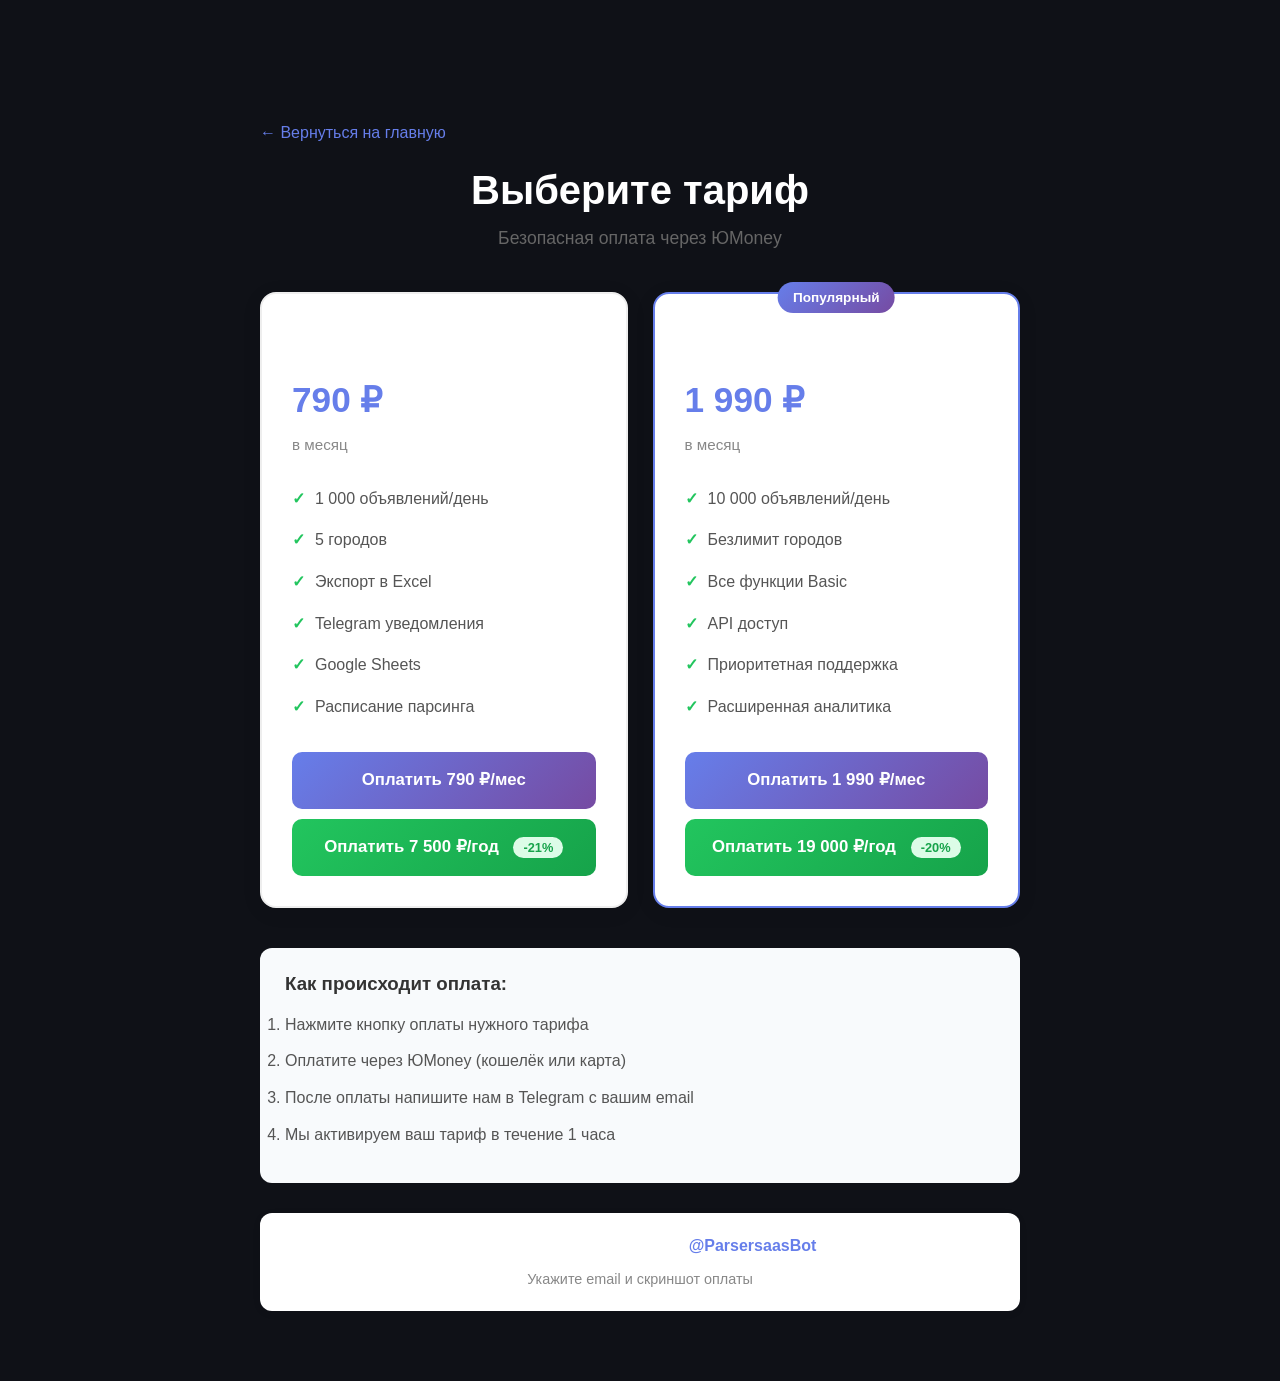
<file: payment.html>
<!DOCTYPE html>
<html lang="ru">
<head>
    <meta charset="UTF-8">
    <meta name="viewport" content="width=device-width, initial-scale=1.0">
    <title>Оплата тарифа - Parser SaaS</title>
    <link rel="stylesheet" href="styles.css">
    <style>
        .payment-container {
            max-width: 800px;
            margin: 100px auto 50px;
            padding: 20px;
        }
        .payment-title {
            text-align: center;
            margin-bottom: 40px;
        }
        .payment-title h1 {
            font-size: 2.5rem;
            margin-bottom: 10px;
        }
        .payment-title p {
            color: #666;
            font-size: 1.1rem;
        }
        .payment-plans {
            display: grid;
            grid-template-columns: repeat(auto-fit, minmax(280px, 1fr));
            gap: 25px;
            margin-bottom: 40px;
        }
        .payment-card {
            background: #fff;
            border-radius: 16px;
            padding: 30px;
            box-shadow: 0 4px 20px rgba(0,0,0,0.08);
            border: 2px solid #eee;
            transition: all 0.3s ease;
        }
        .payment-card:hover {
            transform: translateY(-5px);
            box-shadow: 0 8px 30px rgba(0,0,0,0.12);
        }
        .payment-card.popular {
            border-color: #667eea;
            position: relative;
        }
        .payment-card.popular::before {
            content: 'Популярный';
            position: absolute;
            top: -12px;
            left: 50%;
            transform: translateX(-50%);
            background: linear-gradient(135deg, #667eea, #764ba2);
            color: white;
            padding: 5px 15px;
            border-radius: 20px;
            font-size: 0.85rem;
            font-weight: 600;
        }
        .plan-name {
            font-size: 1.5rem;
            font-weight: 700;
            margin-bottom: 10px;
        }
        .plan-price {
            font-size: 2.2rem;
            font-weight: 800;
            color: #667eea;
            margin-bottom: 5px;
        }
        .plan-period {
            color: #888;
            font-size: 0.95rem;
            margin-bottom: 20px;
        }
        .plan-features {
            list-style: none;
            padding: 0;
            margin: 0 0 25px 0;
        }
        .plan-features li {
            padding: 8px 0;
            color: #555;
            display: flex;
            align-items: center;
            gap: 10px;
        }
        .plan-features li::before {
            content: '✓';
            color: #22c55e;
            font-weight: bold;
        }
        .pay-button {
            display: block;
            width: 100%;
            padding: 15px;
            background: linear-gradient(135deg, #667eea, #764ba2);
            color: white;
            text-decoration: none;
            text-align: center;
            border-radius: 10px;
            font-weight: 600;
            font-size: 1.05rem;
            transition: all 0.3s ease;
        }
        .pay-button:hover {
            transform: scale(1.02);
            box-shadow: 0 5px 20px rgba(102, 126, 234, 0.4);
        }
        .pay-button.yearly {
            background: linear-gradient(135deg, #22c55e, #16a34a);
            margin-top: 10px;
        }
        .pay-button.yearly:hover {
            box-shadow: 0 5px 20px rgba(34, 197, 94, 0.4);
        }
        .savings {
            background: #dcfce7;
            color: #16a34a;
            padding: 3px 10px;
            border-radius: 20px;
            font-size: 0.8rem;
            font-weight: 600;
            margin-left: 10px;
        }
        .payment-info {
            background: #f8fafc;
            border-radius: 12px;
            padding: 25px;
            margin-top: 30px;
        }
        .payment-info h3 {
            margin-bottom: 15px;
            color: #333;
        }
        .payment-info ol {
            color: #555;
            line-height: 1.8;
        }
        .payment-info ol li {
            margin-bottom: 8px;
        }
        .contact-info {
            text-align: center;
            margin-top: 30px;
            padding: 20px;
            background: #fff;
            border-radius: 12px;
            box-shadow: 0 2px 10px rgba(0,0,0,0.05);
        }
        .contact-info a {
            color: #667eea;
            text-decoration: none;
            font-weight: 600;
        }
        .back-link {
            display: inline-flex;
            align-items: center;
            gap: 8px;
            color: #667eea;
            text-decoration: none;
            margin-bottom: 20px;
            font-weight: 500;
        }
        .back-link:hover {
            text-decoration: underline;
        }
    </style>
</head>
<body>
    <div class="payment-container">
        <a href="index.html" class="back-link">← Вернуться на главную</a>

        <div class="payment-title">
            <h1>Выберите тариф</h1>
            <p>Безопасная оплата через ЮMoney</p>
        </div>

        <div class="payment-plans">
            <!-- Basic Plan -->
            <div class="payment-card">
                <div class="plan-name">Basic</div>
                <div class="plan-price">790 ₽</div>
                <div class="plan-period">в месяц</div>
                <ul class="plan-features">
                    <li>1 000 объявлений/день</li>
                    <li>5 городов</li>
                    <li>Экспорт в Excel</li>
                    <li>Telegram уведомления</li>
                    <li>Google Sheets</li>
                    <li>Расписание парсинга</li>
                </ul>
                <a href="https://yoomoney.ru/quickpay/shop-widget?writer=seller&targets=Basic%20%D0%BC%D0%B5%D1%81%D1%8F%D1%86&targets-hint=&default-sum=790&button-text=12&payment-type-choice=on&mobile-payment-type-choice=on&hint=&successURL=https%3A%2F%2Farendadom24.ru%2Fpayment-success.html&quickpay=shop&account=4100119465343648" target="_blank" class="pay-button">
                    Оплатить 790 ₽/мес
                </a>
                <a href="https://yoomoney.ru/quickpay/shop-widget?writer=seller&targets=Basic%20%D0%B3%D0%BE%D0%B4&targets-hint=&default-sum=7500&button-text=12&payment-type-choice=on&mobile-payment-type-choice=on&hint=&successURL=https%3A%2F%2Farendadom24.ru%2Fpayment-success.html&quickpay=shop&account=4100119465343648" target="_blank" class="pay-button yearly">
                    Оплатить 7 500 ₽/год <span class="savings">-21%</span>
                </a>
            </div>

            <!-- Pro Plan -->
            <div class="payment-card popular">
                <div class="plan-name">Pro</div>
                <div class="plan-price">1 990 ₽</div>
                <div class="plan-period">в месяц</div>
                <ul class="plan-features">
                    <li>10 000 объявлений/день</li>
                    <li>Безлимит городов</li>
                    <li>Все функции Basic</li>
                    <li>API доступ</li>
                    <li>Приоритетная поддержка</li>
                    <li>Расширенная аналитика</li>
                </ul>
                <a href="https://yoomoney.ru/quickpay/shop-widget?writer=seller&targets=Pro%20%D0%BC%D0%B5%D1%81%D1%8F%D1%86&targets-hint=&default-sum=1990&button-text=12&payment-type-choice=on&mobile-payment-type-choice=on&hint=&successURL=https%3A%2F%2Farendadom24.ru%2Fpayment-success.html&quickpay=shop&account=4100119465343648" target="_blank" class="pay-button">
                    Оплатить 1 990 ₽/мес
                </a>
                <a href="https://yoomoney.ru/quickpay/shop-widget?writer=seller&targets=Pro%20%D0%B3%D0%BE%D0%B4&targets-hint=&default-sum=19000&button-text=12&payment-type-choice=on&mobile-payment-type-choice=on&hint=&successURL=https%3A%2F%2Farendadom24.ru%2Fpayment-success.html&quickpay=shop&account=4100119465343648" target="_blank" class="pay-button yearly">
                    Оплатить 19 000 ₽/год <span class="savings">-20%</span>
                </a>
            </div>
        </div>

        <div class="payment-info">
            <h3>Как происходит оплата:</h3>
            <ol>
                <li>Нажмите кнопку оплаты нужного тарифа</li>
                <li>Оплатите через ЮMoney (кошелёк или карта)</li>
                <li>После оплаты напишите нам в Telegram с вашим email</li>
                <li>Мы активируем ваш тариф в течение 1 часа</li>
            </ol>
        </div>

        <div class="contact-info">
            <p>После оплаты напишите нам: <a href="https://t.me/ParsersaasBot">@ParsersaasBot</a></p>
            <p style="color: #888; font-size: 0.9rem; margin-top: 10px;">Укажите email и скриншот оплаты</p>
        </div>
    </div>
</body>
</html>
</file>
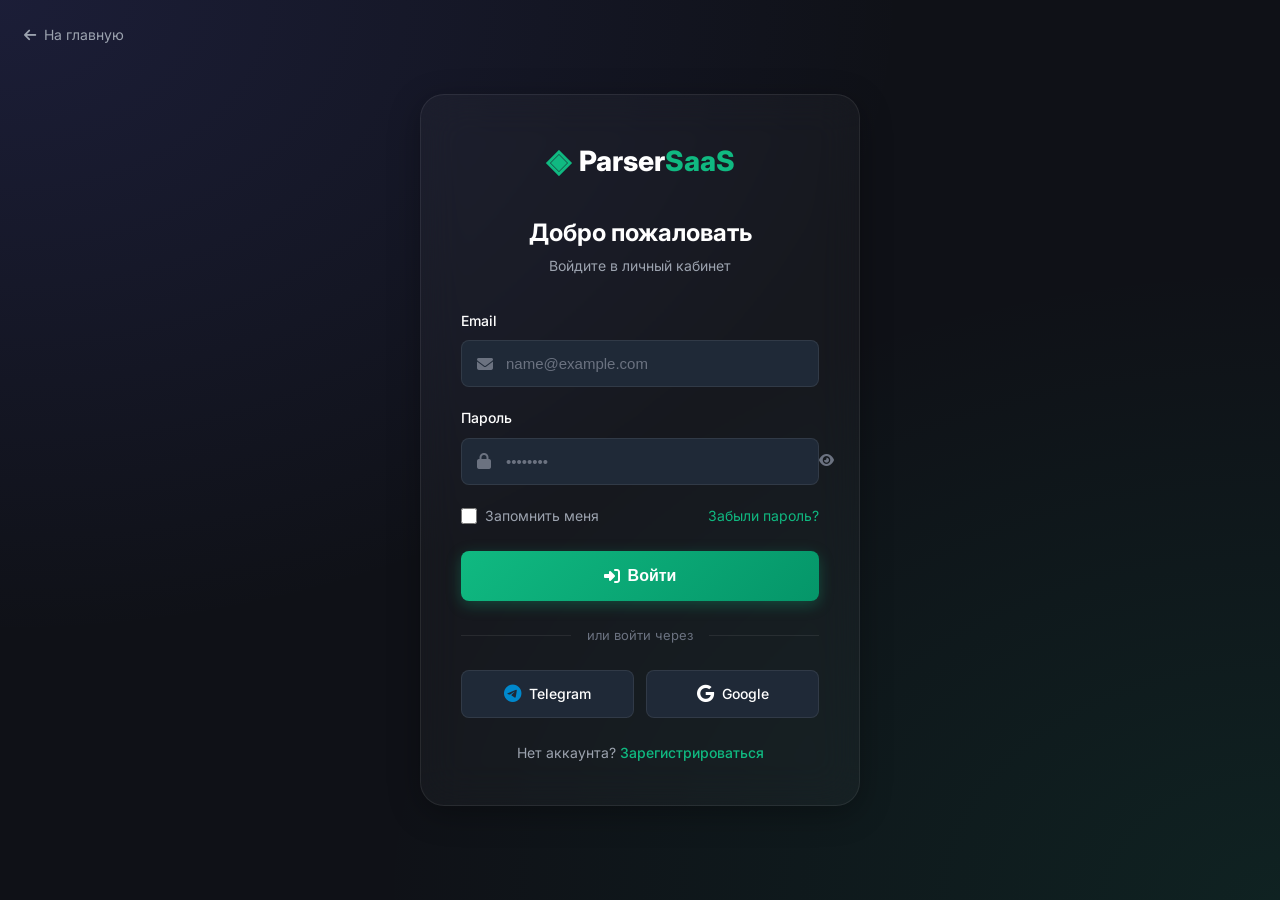
<file: avito-cian-saas/dashboard/login.html>
<!DOCTYPE html>
<html lang="ru">
<head>
    <meta charset="UTF-8">
    <meta name="viewport" content="width=device-width, initial-scale=1.0">
    <title>Вход — Parser SaaS</title>
    <link rel="preconnect" href="https://fonts.googleapis.com">
    <link href="https://fonts.googleapis.com/css2?family=Inter:wght@300;400;500;600;700;800&display=swap" rel="stylesheet">
    <link rel="stylesheet" href="../css/styles.css">
    <link rel="stylesheet" href="https://cdnjs.cloudflare.com/ajax/libs/font-awesome/6.5.1/css/all.min.css">
    <style>
        .auth-page {
            min-height: 100vh;
            display: flex;
            align-items: center;
            justify-content: center;
            padding: 20px;
            background: var(--bg-primary);
            position: relative;
        }

        .auth-bg {
            position: absolute;
            inset: 0;
            background: radial-gradient(ellipse at top left, rgba(99, 102, 241, 0.15) 0%, transparent 50%),
                        radial-gradient(ellipse at bottom right, rgba(16, 185, 129, 0.1) 0%, transparent 50%);
        }

        .auth-container {
            position: relative;
            width: 100%;
            max-width: 440px;
        }

        .auth-card {
            padding: 40px;
            border-radius: var(--border-radius-lg);
        }

        .auth-logo {
            text-align: center;
            margin-bottom: 32px;
        }

        .auth-logo a {
            display: inline-flex;
            align-items: center;
            gap: 8px;
            text-decoration: none;
            font-size: 28px;
            font-weight: 800;
        }

        .auth-logo .logo-icon {
            color: var(--accent-green);
            font-size: 32px;
        }

        .auth-logo .logo-text {
            color: var(--text-primary);
        }

        .auth-logo .logo-highlight {
            color: var(--accent-green);
        }

        .auth-title {
            text-align: center;
            font-size: 24px;
            margin-bottom: 8px;
        }

        .auth-subtitle {
            text-align: center;
            color: var(--text-secondary);
            font-size: 14px;
            margin-bottom: 32px;
        }

        .form-group {
            margin-bottom: 20px;
        }

        .form-label {
            display: block;
            font-size: 14px;
            font-weight: 500;
            margin-bottom: 8px;
            color: var(--text-primary);
        }

        .form-input {
            width: 100%;
            padding: 14px 16px;
            background: var(--bg-tertiary);
            border: 1px solid var(--glass-border);
            border-radius: var(--border-radius-sm);
            color: var(--text-primary);
            font-size: 15px;
            transition: var(--transition);
        }

        .form-input:focus {
            outline: none;
            border-color: var(--accent-green);
            box-shadow: 0 0 0 3px rgba(16, 185, 129, 0.1);
        }

        .form-input::placeholder {
            color: var(--text-muted);
        }

        .input-with-icon {
            position: relative;
        }

        .input-with-icon .form-input {
            padding-left: 44px;
        }

        .input-with-icon i {
            position: absolute;
            left: 16px;
            top: 50%;
            transform: translateY(-50%);
            color: var(--text-muted);
        }

        .password-toggle {
            position: absolute;
            right: 16px;
            top: 50%;
            transform: translateY(-50%);
            background: none;
            border: none;
            color: var(--text-muted);
            cursor: pointer;
            padding: 0;
        }

        .form-row {
            display: flex;
            justify-content: space-between;
            align-items: center;
            margin-bottom: 24px;
        }

        .remember-me {
            display: flex;
            align-items: center;
            gap: 8px;
            font-size: 14px;
            color: var(--text-secondary);
            cursor: pointer;
        }

        .remember-me input {
            width: 16px;
            height: 16px;
            accent-color: var(--accent-green);
        }

        .forgot-link {
            font-size: 14px;
            color: var(--accent-green);
            text-decoration: none;
        }

        .forgot-link:hover {
            text-decoration: underline;
        }

        .auth-btn {
            width: 100%;
            padding: 16px;
            font-size: 16px;
            margin-bottom: 24px;
        }

        .divider {
            display: flex;
            align-items: center;
            gap: 16px;
            margin-bottom: 24px;
        }

        .divider::before,
        .divider::after {
            content: '';
            flex: 1;
            height: 1px;
            background: var(--glass-border);
        }

        .divider span {
            font-size: 13px;
            color: var(--text-muted);
        }

        .social-login {
            display: flex;
            gap: 12px;
            margin-bottom: 24px;
        }

        .social-btn {
            flex: 1;
            display: flex;
            align-items: center;
            justify-content: center;
            gap: 8px;
            padding: 12px;
            background: var(--bg-tertiary);
            border: 1px solid var(--glass-border);
            border-radius: var(--border-radius-sm);
            color: var(--text-primary);
            font-size: 14px;
            font-weight: 500;
            text-decoration: none;
            transition: var(--transition);
        }

        .social-btn:hover {
            background: rgba(255, 255, 255, 0.05);
            border-color: var(--text-muted);
        }

        .social-btn i {
            font-size: 18px;
        }

        .social-btn.telegram i {
            color: #0088cc;
        }

        .auth-footer {
            text-align: center;
            font-size: 14px;
            color: var(--text-secondary);
        }

        .auth-footer a {
            color: var(--accent-green);
            text-decoration: none;
            font-weight: 500;
        }

        .auth-footer a:hover {
            text-decoration: underline;
        }

        .back-link {
            position: absolute;
            top: 24px;
            left: 24px;
            display: flex;
            align-items: center;
            gap: 8px;
            color: var(--text-secondary);
            text-decoration: none;
            font-size: 14px;
            transition: var(--transition);
        }

        .back-link:hover {
            color: var(--text-primary);
        }
    </style>
</head>
<body>
    <div class="auth-page">
        <div class="auth-bg"></div>
        <a href="../index.html" class="back-link">
            <i class="fas fa-arrow-left"></i>
            На главную
        </a>
        <div class="auth-container">
            <div class="auth-card glass">
                <div class="auth-logo">
                    <a href="../index.html">
                        <span class="logo-icon">◈</span>
                        <span class="logo-text">Parser<span class="logo-highlight">SaaS</span></span>
                    </a>
                </div>
                <h1 class="auth-title">Добро пожаловать</h1>
                <p class="auth-subtitle">Войдите в личный кабинет</p>

                <form id="loginForm" action="index.html">
                    <div class="form-group">
                        <label class="form-label">Email</label>
                        <div class="input-with-icon">
                            <i class="fas fa-envelope"></i>
                            <input type="email" class="form-input" placeholder="name@example.com" required>
                        </div>
                    </div>

                    <div class="form-group">
                        <label class="form-label">Пароль</label>
                        <div class="input-with-icon">
                            <i class="fas fa-lock"></i>
                            <input type="password" class="form-input" id="password" placeholder="••••••••" required>
                            <button type="button" class="password-toggle" onclick="togglePassword()">
                                <i class="fas fa-eye"></i>
                            </button>
                        </div>
                    </div>

                    <div class="form-row">
                        <label class="remember-me">
                            <input type="checkbox">
                            Запомнить меня
                        </label>
                        <a href="#" class="forgot-link">Забыли пароль?</a>
                    </div>

                    <button type="submit" class="btn btn-primary auth-btn">
                        <i class="fas fa-sign-in-alt"></i>
                        Войти
                    </button>
                </form>

                <div class="divider">
                    <span>или войти через</span>
                </div>

                <div class="social-login">
                    <a href="#" class="social-btn telegram">
                        <i class="fab fa-telegram"></i>
                        Telegram
                    </a>
                    <a href="#" class="social-btn">
                        <i class="fab fa-google"></i>
                        Google
                    </a>
                </div>

                <p class="auth-footer">
                    Нет аккаунта? <a href="register.html">Зарегистрироваться</a>
                </p>
            </div>
        </div>
    </div>

    <script>
        function togglePassword() {
            const input = document.getElementById('password');
            const icon = document.querySelector('.password-toggle i');

            if (input.type === 'password') {
                input.type = 'text';
                icon.classList.remove('fa-eye');
                icon.classList.add('fa-eye-slash');
            } else {
                input.type = 'password';
                icon.classList.remove('fa-eye-slash');
                icon.classList.add('fa-eye');
            }
        }

        // Demo: redirect to dashboard on form submit
        document.getElementById('loginForm').addEventListener('submit', function(e) {
            e.preventDefault();
            window.location.href = 'index.html';
        });
    </script>
</body>
</html>
</file>
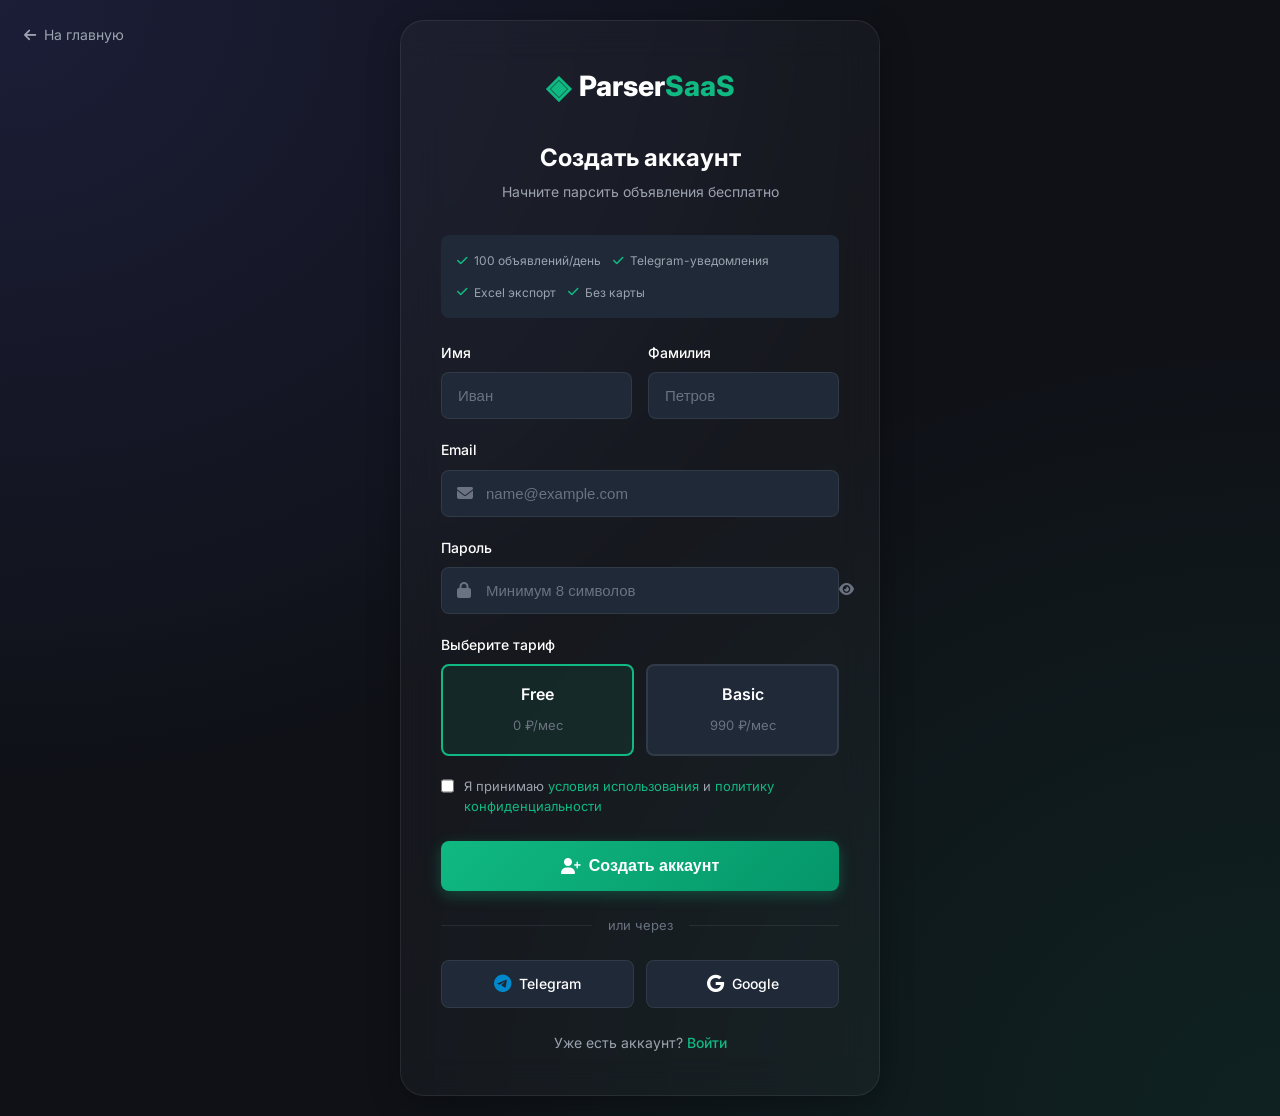
<file: avito-cian-saas/dashboard/register.html>
<!DOCTYPE html>
<html lang="ru">
<head>
    <meta charset="UTF-8">
    <meta name="viewport" content="width=device-width, initial-scale=1.0">
    <title>Регистрация — Parser SaaS</title>
    <link rel="preconnect" href="https://fonts.googleapis.com">
    <link href="https://fonts.googleapis.com/css2?family=Inter:wght@300;400;500;600;700;800&display=swap" rel="stylesheet">
    <link rel="stylesheet" href="../css/styles.css">
    <link rel="stylesheet" href="https://cdnjs.cloudflare.com/ajax/libs/font-awesome/6.5.1/css/all.min.css">
    <style>
        .auth-page {
            min-height: 100vh;
            display: flex;
            align-items: center;
            justify-content: center;
            padding: 20px;
            background: var(--bg-primary);
            position: relative;
        }

        .auth-bg {
            position: absolute;
            inset: 0;
            background: radial-gradient(ellipse at top left, rgba(99, 102, 241, 0.15) 0%, transparent 50%),
                        radial-gradient(ellipse at bottom right, rgba(16, 185, 129, 0.1) 0%, transparent 50%);
        }

        .auth-container {
            position: relative;
            width: 100%;
            max-width: 480px;
        }

        .auth-card {
            padding: 40px;
            border-radius: var(--border-radius-lg);
        }

        .auth-logo {
            text-align: center;
            margin-bottom: 32px;
        }

        .auth-logo a {
            display: inline-flex;
            align-items: center;
            gap: 8px;
            text-decoration: none;
            font-size: 28px;
            font-weight: 800;
        }

        .auth-logo .logo-icon {
            color: var(--accent-green);
            font-size: 32px;
        }

        .auth-logo .logo-text {
            color: var(--text-primary);
        }

        .auth-logo .logo-highlight {
            color: var(--accent-green);
        }

        .auth-title {
            text-align: center;
            font-size: 24px;
            margin-bottom: 8px;
        }

        .auth-subtitle {
            text-align: center;
            color: var(--text-secondary);
            font-size: 14px;
            margin-bottom: 32px;
        }

        .form-group {
            margin-bottom: 20px;
        }

        .form-label {
            display: block;
            font-size: 14px;
            font-weight: 500;
            margin-bottom: 8px;
            color: var(--text-primary);
        }

        .form-input {
            width: 100%;
            padding: 14px 16px;
            background: var(--bg-tertiary);
            border: 1px solid var(--glass-border);
            border-radius: var(--border-radius-sm);
            color: var(--text-primary);
            font-size: 15px;
            transition: var(--transition);
        }

        .form-input:focus {
            outline: none;
            border-color: var(--accent-green);
            box-shadow: 0 0 0 3px rgba(16, 185, 129, 0.1);
        }

        .form-input::placeholder {
            color: var(--text-muted);
        }

        .input-with-icon {
            position: relative;
        }

        .input-with-icon .form-input {
            padding-left: 44px;
        }

        .input-with-icon i {
            position: absolute;
            left: 16px;
            top: 50%;
            transform: translateY(-50%);
            color: var(--text-muted);
        }

        .password-toggle {
            position: absolute;
            right: 16px;
            top: 50%;
            transform: translateY(-50%);
            background: none;
            border: none;
            color: var(--text-muted);
            cursor: pointer;
            padding: 0;
        }

        .form-row {
            display: grid;
            grid-template-columns: 1fr 1fr;
            gap: 16px;
        }

        .plan-selector {
            display: grid;
            grid-template-columns: repeat(2, 1fr);
            gap: 12px;
            margin-bottom: 20px;
        }

        .plan-option {
            position: relative;
        }

        .plan-option input {
            position: absolute;
            opacity: 0;
        }

        .plan-option label {
            display: block;
            padding: 16px;
            background: var(--bg-tertiary);
            border: 2px solid var(--glass-border);
            border-radius: var(--border-radius-sm);
            cursor: pointer;
            transition: var(--transition);
            text-align: center;
        }

        .plan-option input:checked + label {
            border-color: var(--accent-green);
            background: rgba(16, 185, 129, 0.1);
        }

        .plan-option label:hover {
            border-color: var(--text-muted);
        }

        .plan-name {
            display: block;
            font-weight: 600;
            margin-bottom: 4px;
        }

        .plan-price {
            font-size: 13px;
            color: var(--text-muted);
        }

        .terms {
            display: flex;
            align-items: flex-start;
            gap: 10px;
            margin-bottom: 24px;
            font-size: 13px;
            color: var(--text-secondary);
        }

        .terms input {
            width: 16px;
            height: 16px;
            margin-top: 2px;
            accent-color: var(--accent-green);
        }

        .terms a {
            color: var(--accent-green);
            text-decoration: none;
        }

        .terms a:hover {
            text-decoration: underline;
        }

        .auth-btn {
            width: 100%;
            padding: 16px;
            font-size: 16px;
            margin-bottom: 24px;
        }

        .divider {
            display: flex;
            align-items: center;
            gap: 16px;
            margin-bottom: 24px;
        }

        .divider::before,
        .divider::after {
            content: '';
            flex: 1;
            height: 1px;
            background: var(--glass-border);
        }

        .divider span {
            font-size: 13px;
            color: var(--text-muted);
        }

        .social-login {
            display: flex;
            gap: 12px;
            margin-bottom: 24px;
        }

        .social-btn {
            flex: 1;
            display: flex;
            align-items: center;
            justify-content: center;
            gap: 8px;
            padding: 12px;
            background: var(--bg-tertiary);
            border: 1px solid var(--glass-border);
            border-radius: var(--border-radius-sm);
            color: var(--text-primary);
            font-size: 14px;
            font-weight: 500;
            text-decoration: none;
            transition: var(--transition);
        }

        .social-btn:hover {
            background: rgba(255, 255, 255, 0.05);
            border-color: var(--text-muted);
        }

        .social-btn i {
            font-size: 18px;
        }

        .social-btn.telegram i {
            color: #0088cc;
        }

        .auth-footer {
            text-align: center;
            font-size: 14px;
            color: var(--text-secondary);
        }

        .auth-footer a {
            color: var(--accent-green);
            text-decoration: none;
            font-weight: 500;
        }

        .auth-footer a:hover {
            text-decoration: underline;
        }

        .back-link {
            position: absolute;
            top: 24px;
            left: 24px;
            display: flex;
            align-items: center;
            gap: 8px;
            color: var(--text-secondary);
            text-decoration: none;
            font-size: 14px;
            transition: var(--transition);
        }

        .back-link:hover {
            color: var(--text-primary);
        }

        .features-list {
            display: flex;
            flex-wrap: wrap;
            gap: 12px;
            margin-bottom: 24px;
            padding: 16px;
            background: var(--bg-tertiary);
            border-radius: var(--border-radius-sm);
        }

        .features-list span {
            display: flex;
            align-items: center;
            gap: 6px;
            font-size: 12px;
            color: var(--text-secondary);
        }

        .features-list i {
            color: var(--accent-green);
        }
    </style>
</head>
<body>
    <div class="auth-page">
        <div class="auth-bg"></div>
        <a href="../index.html" class="back-link">
            <i class="fas fa-arrow-left"></i>
            На главную
        </a>
        <div class="auth-container">
            <div class="auth-card glass">
                <div class="auth-logo">
                    <a href="../index.html">
                        <span class="logo-icon">◈</span>
                        <span class="logo-text">Parser<span class="logo-highlight">SaaS</span></span>
                    </a>
                </div>
                <h1 class="auth-title">Создать аккаунт</h1>
                <p class="auth-subtitle">Начните парсить объявления бесплатно</p>

                <div class="features-list">
                    <span><i class="fas fa-check"></i> 100 объявлений/день</span>
                    <span><i class="fas fa-check"></i> Telegram-уведомления</span>
                    <span><i class="fas fa-check"></i> Excel экспорт</span>
                    <span><i class="fas fa-check"></i> Без карты</span>
                </div>

                <form id="registerForm" action="index.html">
                    <div class="form-row">
                        <div class="form-group">
                            <label class="form-label">Имя</label>
                            <input type="text" class="form-input" placeholder="Иван" required>
                        </div>
                        <div class="form-group">
                            <label class="form-label">Фамилия</label>
                            <input type="text" class="form-input" placeholder="Петров">
                        </div>
                    </div>

                    <div class="form-group">
                        <label class="form-label">Email</label>
                        <div class="input-with-icon">
                            <i class="fas fa-envelope"></i>
                            <input type="email" class="form-input" placeholder="name@example.com" required>
                        </div>
                    </div>

                    <div class="form-group">
                        <label class="form-label">Пароль</label>
                        <div class="input-with-icon">
                            <i class="fas fa-lock"></i>
                            <input type="password" class="form-input" id="password" placeholder="Минимум 8 символов" required minlength="8">
                            <button type="button" class="password-toggle" onclick="togglePassword()">
                                <i class="fas fa-eye"></i>
                            </button>
                        </div>
                    </div>

                    <div class="form-group">
                        <label class="form-label">Выберите тариф</label>
                        <div class="plan-selector">
                            <div class="plan-option">
                                <input type="radio" name="plan" id="planFree" value="free" checked>
                                <label for="planFree">
                                    <span class="plan-name">Free</span>
                                    <span class="plan-price">0 ₽/мес</span>
                                </label>
                            </div>
                            <div class="plan-option">
                                <input type="radio" name="plan" id="planBasic" value="basic">
                                <label for="planBasic">
                                    <span class="plan-name">Basic</span>
                                    <span class="plan-price">990 ₽/мес</span>
                                </label>
                            </div>
                        </div>
                    </div>

                    <label class="terms">
                        <input type="checkbox" required>
                        <span>Я принимаю <a href="#">условия использования</a> и <a href="#">политику конфиденциальности</a></span>
                    </label>

                    <button type="submit" class="btn btn-primary auth-btn">
                        <i class="fas fa-user-plus"></i>
                        Создать аккаунт
                    </button>
                </form>

                <div class="divider">
                    <span>или через</span>
                </div>

                <div class="social-login">
                    <a href="#" class="social-btn telegram">
                        <i class="fab fa-telegram"></i>
                        Telegram
                    </a>
                    <a href="#" class="social-btn">
                        <i class="fab fa-google"></i>
                        Google
                    </a>
                </div>

                <p class="auth-footer">
                    Уже есть аккаунт? <a href="login.html">Войти</a>
                </p>
            </div>
        </div>
    </div>

    <script>
        function togglePassword() {
            const input = document.getElementById('password');
            const icon = document.querySelector('.password-toggle i');

            if (input.type === 'password') {
                input.type = 'text';
                icon.classList.remove('fa-eye');
                icon.classList.add('fa-eye-slash');
            } else {
                input.type = 'password';
                icon.classList.remove('fa-eye-slash');
                icon.classList.add('fa-eye');
            }
        }

        // Check URL params for plan
        const urlParams = new URLSearchParams(window.location.search);
        const plan = urlParams.get('plan');
        if (plan === 'basic') {
            document.getElementById('planBasic').checked = true;
        } else if (plan === 'pro') {
            // Could add pro option
        }

        // Demo: redirect to dashboard on form submit
        document.getElementById('registerForm').addEventListener('submit', function(e) {
            e.preventDefault();
            window.location.href = 'index.html';
        });
    </script>
</body>
</html>
</file>
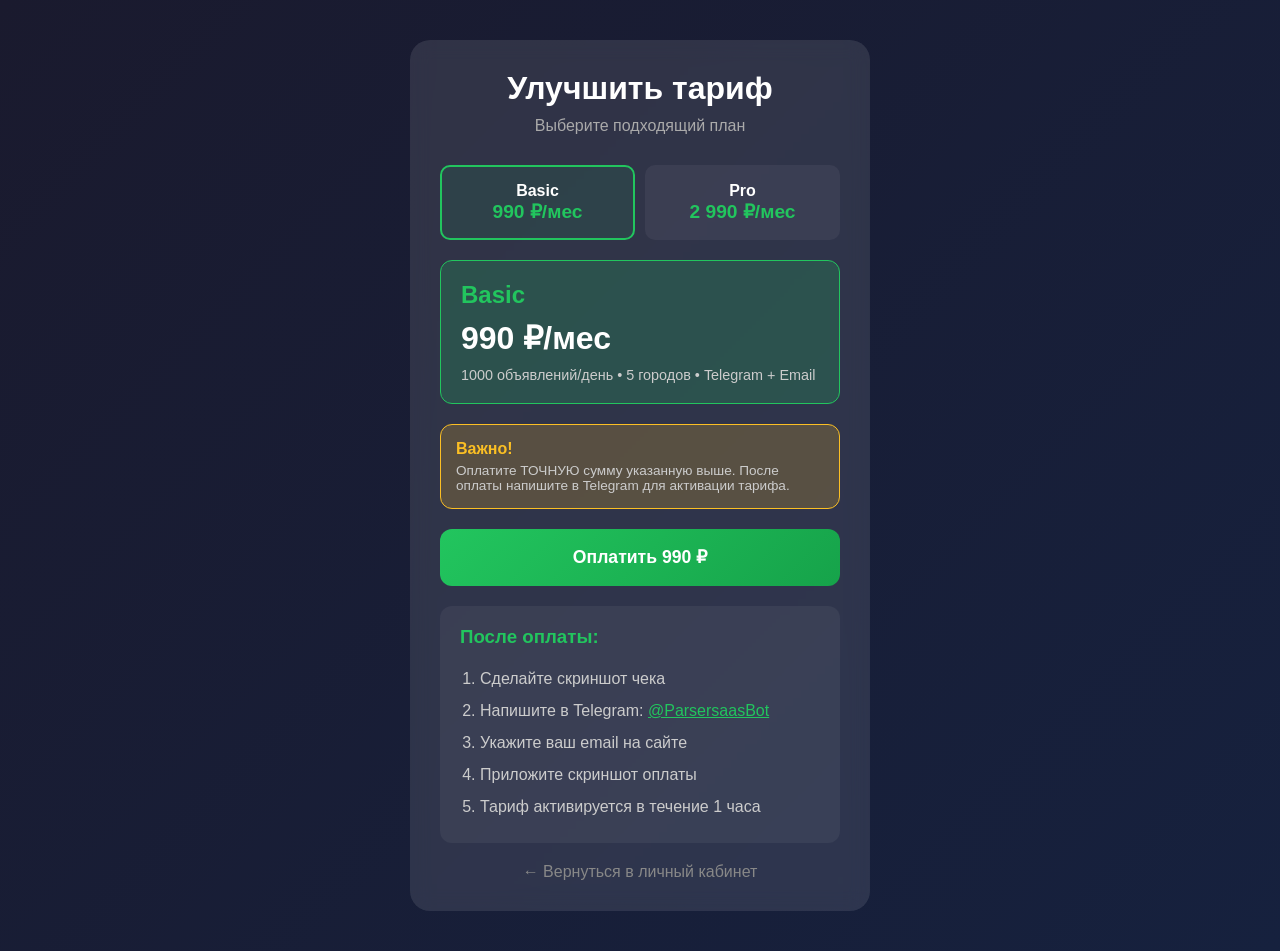
<file: parsersaas/dfbb28a71d54d5c742050737cd986f38/arendadom24.ru/public_html/payment.html>
<!DOCTYPE html>
<html lang="ru">
<head>
    <meta charset="UTF-8">
    <meta name="viewport" content="width=device-width, initial-scale=1.0">
    <title>Оплата тарифа - Parser SaaS</title>
    <style>
        * { margin: 0; padding: 0; box-sizing: border-box; }
        body { font-family: 'Inter', -apple-system, sans-serif; background: linear-gradient(135deg, #1a1a2e 0%, #16213e 100%); min-height: 100vh; color: #fff; }
        .container { max-width: 500px; margin: 0 auto; padding: 40px 20px; }
        .card { background: rgba(255,255,255,0.1); border-radius: 20px; padding: 30px; backdrop-filter: blur(10px); }
        h1 { text-align: center; margin-bottom: 10px; }
        .subtitle { text-align: center; color: #aaa; margin-bottom: 30px; }
        .plan-info { background: rgba(34,197,94,0.2); border: 1px solid #22c55e; border-radius: 12px; padding: 20px; margin-bottom: 20px; }
        .plan-name { font-size: 1.5rem; font-weight: 700; color: #22c55e; }
        .plan-price { font-size: 2rem; font-weight: 800; margin: 10px 0; }
        .plan-features { color: #ccc; font-size: 0.9rem; }
        .warning { background: rgba(251,191,36,0.2); border: 1px solid #fbbf24; border-radius: 12px; padding: 15px; margin-bottom: 20px; }
        .warning-title { color: #fbbf24; font-weight: 600; margin-bottom: 5px; }
        .warning-text { color: #ccc; font-size: 0.85rem; }
        .pay-btn { display: block; width: 100%; background: linear-gradient(135deg, #22c55e, #16a34a); color: #fff; padding: 18px; border: none; border-radius: 12px; font-size: 1.1rem; font-weight: 600; cursor: pointer; text-decoration: none; text-align: center; margin-bottom: 15px; }
        .pay-btn:hover { transform: translateY(-2px); box-shadow: 0 10px 30px rgba(34,197,94,0.3); }
        .steps { background: rgba(255,255,255,0.05); border-radius: 12px; padding: 20px; margin-top: 20px; }
        .steps h3 { margin-bottom: 15px; color: #22c55e; }
        .steps ol { padding-left: 20px; color: #ccc; line-height: 2; }
        .back-link { display: block; text-align: center; margin-top: 20px; color: #888; text-decoration: none; }
        .tabs { display: flex; gap: 10px; margin-bottom: 20px; }
        .tab { flex: 1; padding: 15px; background: rgba(255,255,255,0.05); border: 2px solid transparent; border-radius: 10px; cursor: pointer; text-align: center; transition: all 0.3s; }
        .tab.active { border-color: #22c55e; background: rgba(34,197,94,0.1); }
        .tab-name { font-weight: 600; }
        .tab-price { color: #22c55e; font-size: 1.2rem; font-weight: 700; }
    </style>
</head>
<body>
    <div class="container">
        <div class="card">
            <h1>Улучшить тариф</h1>
            <p class="subtitle">Выберите подходящий план</p>

            <div class="tabs">
                <div class="tab active" onclick="selectPlan('basic', 990)">
                    <div class="tab-name">Basic</div>
                    <div class="tab-price">990 ₽/мес</div>
                </div>
                <div class="tab" onclick="selectPlan('pro', 2990)">
                    <div class="tab-name">Pro</div>
                    <div class="tab-price">2 990 ₽/мес</div>
                </div>
            </div>

            <div class="plan-info">
                <div class="plan-name" id="planName">Basic</div>
                <div class="plan-price" id="planPrice">990 ₽/мес</div>
                <div class="plan-features" id="planFeatures">1000 объявлений/день • 5 городов • Telegram + Email</div>
            </div>

            <div class="warning">
                <div class="warning-title">Важно!</div>
                <div class="warning-text">Оплатите ТОЧНУЮ сумму указанную выше. После оплаты напишите в Telegram для активации тарифа.</div>
            </div>

            <a id="payButton" href="https://yoomoney.ru/quickpay/confirm?receiver=4100119465343648&quickpay-form=button&paymentType=AC&sum=990&label=basic" target="_blank" class="pay-btn">
                Оплатить 990 ₽
            </a>

            <div class="steps">
                <h3>После оплаты:</h3>
                <ol>
                    <li>Сделайте скриншот чека</li>
                    <li>Напишите в Telegram: <a href="https://t.me/ParsersaasBot" style="color:#22c55e">@ParsersaasBot</a></li>
                    <li>Укажите ваш email на сайте</li>
                    <li>Приложите скриншот оплаты</li>
                    <li>Тариф активируется в течение 1 часа</li>
                </ol>
            </div>

            <a href="/dashboard/" class="back-link">← Вернуться в личный кабинет</a>
        </div>
    </div>

    <script>
        const plans = {
            basic: { name: 'Basic', price: 990, features: '1000 объявлений/день • 5 городов • Telegram + Email' },
            pro: { name: 'Pro', price: 2990, features: '10000 объявлений/день • Все города • API доступ • Приоритетная поддержка' }
        };

        function selectPlan(plan, price) {
            document.querySelectorAll('.tab').forEach(t => t.classList.remove('active'));
            event.target.closest('.tab').classList.add('active');
            
            document.getElementById('planName').textContent = plans[plan].name;
            document.getElementById('planPrice').textContent = price.toLocaleString() + ' ₽/мес';
            document.getElementById('planFeatures').textContent = plans[plan].features;
            
            document.getElementById('payButton').href = 
                'https://yoomoney.ru/quickpay/confirm?receiver=4100119465343648&quickpay-form=button&paymentType=AC&sum=' + price + '&label=' + plan;
            document.getElementById('payButton').textContent = 'Оплатить ' + price.toLocaleString() + ' ₽';
        }
    </script>
</body>
</html>
</file>
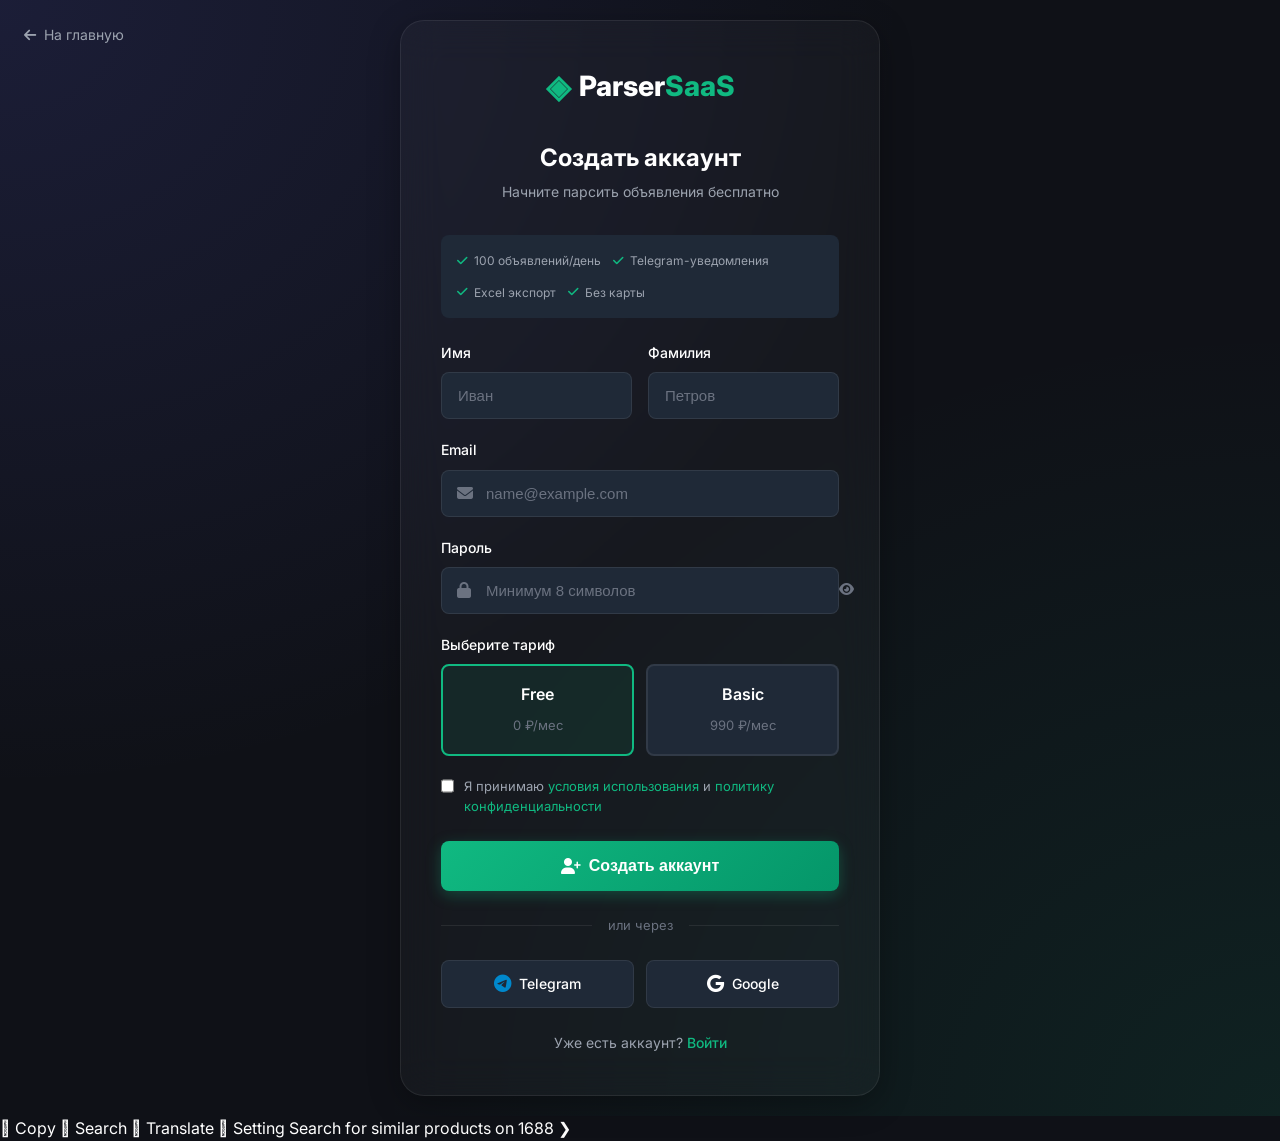
<file: parsersaas/dfbb28a71d54d5c742050737cd986f38/arendadom24.ru/public_html/dashboard/register.html>
<!DOCTYPE html>
<html lang="ru">
<head>
    <meta charset="UTF-8">
    <meta name="viewport" content="width=device-width, initial-scale=1.0">
    <title>Регистрация — Parser SaaS</title>
    <link rel="preconnect" href="https://fonts.googleapis.com">
    <link href="https://fonts.googleapis.com/css2?family=Inter:wght@300;400;500;600;700;800&display=swap" rel="stylesheet">
    <link rel="stylesheet" href="../css/styles.css">
    <link rel="stylesheet" href="https://cdnjs.cloudflare.com/ajax/libs/font-awesome/6.5.1/css/all.min.css">
    <style>
        .auth-page {
            min-height: 100vh;
            display: flex;
            align-items: center;
            justify-content: center;
            padding: 20px;
            background: var(--bg-primary);
            position: relative;
        }

        .auth-bg {
            position: absolute;
            inset: 0;
            background: radial-gradient(ellipse at top left, rgba(99, 102, 241, 0.15) 0%, transparent 50%),
                        radial-gradient(ellipse at bottom right, rgba(16, 185, 129, 0.1) 0%, transparent 50%);
        }

        .auth-container {
            position: relative;
            width: 100%;
            max-width: 480px;
        }

        .auth-card {
            padding: 40px;
            border-radius: var(--border-radius-lg);
        }

        .auth-logo {
            text-align: center;
            margin-bottom: 32px;
        }

        .auth-logo a {
            display: inline-flex;
            align-items: center;
            gap: 8px;
            text-decoration: none;
            font-size: 28px;
            font-weight: 800;
        }

        .auth-logo .logo-icon {
            color: var(--accent-green);
            font-size: 32px;
        }

        .auth-logo .logo-text {
            color: var(--text-primary);
        }

        .auth-logo .logo-highlight {
            color: var(--accent-green);
        }

        .auth-title {
            text-align: center;
            font-size: 24px;
            margin-bottom: 8px;
        }

        .auth-subtitle {
            text-align: center;
            color: var(--text-secondary);
            font-size: 14px;
            margin-bottom: 32px;
        }

        .form-group {
            margin-bottom: 20px;
        }

        .form-label {
            display: block;
            font-size: 14px;
            font-weight: 500;
            margin-bottom: 8px;
            color: var(--text-primary);
        }

        .form-input {
            width: 100%;
            padding: 14px 16px;
            background: var(--bg-tertiary);
            border: 1px solid var(--glass-border);
            border-radius: var(--border-radius-sm);
            color: var(--text-primary);
            font-size: 15px;
            transition: var(--transition);
        }

        .form-input:focus {
            outline: none;
            border-color: var(--accent-green);
            box-shadow: 0 0 0 3px rgba(16, 185, 129, 0.1);
        }

        .form-input::placeholder {
            color: var(--text-muted);
        }

        .input-with-icon {
            position: relative;
        }

        .input-with-icon .form-input {
            padding-left: 44px;
        }

        .input-with-icon i {
            position: absolute;
            left: 16px;
            top: 50%;
            transform: translateY(-50%);
            color: var(--text-muted);
        }

        .password-toggle {
            position: absolute;
            right: 16px;
            top: 50%;
            transform: translateY(-50%);
            background: none;
            border: none;
            color: var(--text-muted);
            cursor: pointer;
            padding: 0;
        }

        .form-row {
            display: grid;
            grid-template-columns: 1fr 1fr;
            gap: 16px;
        }

        .plan-selector {
            display: grid;
            grid-template-columns: repeat(2, 1fr);
            gap: 12px;
            margin-bottom: 20px;
        }

        .plan-option {
            position: relative;
        }

        .plan-option input {
            position: absolute;
            opacity: 0;
        }

        .plan-option label {
            display: block;
            padding: 16px;
            background: var(--bg-tertiary);
            border: 2px solid var(--glass-border);
            border-radius: var(--border-radius-sm);
            cursor: pointer;
            transition: var(--transition);
            text-align: center;
        }

        .plan-option input:checked + label {
            border-color: var(--accent-green);
            background: rgba(16, 185, 129, 0.1);
        }

        .plan-option label:hover {
            border-color: var(--text-muted);
        }

        .plan-name {
            display: block;
            font-weight: 600;
            margin-bottom: 4px;
        }

        .plan-price {
            font-size: 13px;
            color: var(--text-muted);
        }

        .terms {
            display: flex;
            align-items: flex-start;
            gap: 10px;
            margin-bottom: 24px;
            font-size: 13px;
            color: var(--text-secondary);
        }

        .terms input {
            width: 16px;
            height: 16px;
            margin-top: 2px;
            accent-color: var(--accent-green);
        }

        .terms a {
            color: var(--accent-green);
            text-decoration: none;
        }

        .terms a:hover {
            text-decoration: underline;
        }

        .auth-btn {
            width: 100%;
            padding: 16px;
            font-size: 16px;
            margin-bottom: 24px;
        }

        .divider {
            display: flex;
            align-items: center;
            gap: 16px;
            margin-bottom: 24px;
        }

        .divider::before,
        .divider::after {
            content: '';
            flex: 1;
            height: 1px;
            background: var(--glass-border);
        }

        .divider span {
            font-size: 13px;
            color: var(--text-muted);
        }

        .social-login {
            display: flex;
            gap: 12px;
            margin-bottom: 24px;
        }

        .social-btn {
            flex: 1;
            display: flex;
            align-items: center;
            justify-content: center;
            gap: 8px;
            padding: 12px;
            background: var(--bg-tertiary);
            border: 1px solid var(--glass-border);
            border-radius: var(--border-radius-sm);
            color: var(--text-primary);
            font-size: 14px;
            font-weight: 500;
            text-decoration: none;
            transition: var(--transition);
        }

        .social-btn:hover {
            background: rgba(255, 255, 255, 0.05);
            border-color: var(--text-muted);
        }

        .social-btn i {
            font-size: 18px;
        }

        .social-btn.telegram i {
            color: #0088cc;
        }

        .auth-footer {
            text-align: center;
            font-size: 14px;
            color: var(--text-secondary);
        }

        .auth-footer a {
            color: var(--accent-green);
            text-decoration: none;
            font-weight: 500;
        }

        .auth-footer a:hover {
            text-decoration: underline;
        }

        .back-link {
            position: absolute;
            top: 24px;
            left: 24px;
            display: flex;
            align-items: center;
            gap: 8px;
            color: var(--text-secondary);
            text-decoration: none;
            font-size: 14px;
            transition: var(--transition);
        }

        .back-link:hover {
            color: var(--text-primary);
        }

        .features-list {
            display: flex;
            flex-wrap: wrap;
            gap: 12px;
            margin-bottom: 24px;
            padding: 16px;
            background: var(--bg-tertiary);
            border-radius: var(--border-radius-sm);
        }

        .features-list span {
            display: flex;
            align-items: center;
            gap: 6px;
            font-size: 12px;
            color: var(--text-secondary);
        }

        .features-list i {
            color: var(--accent-green);
        }
    </style>
</head>
<body>
    <div class="auth-page">
        <div class="auth-bg"></div>
        <a href="../index.html" class="back-link">
            <i class="fas fa-arrow-left"></i>
            На главную
        </a>
        <div class="auth-container">
            <div class="auth-card glass">
                <div class="auth-logo">
                    <a href="../index.html">
                        <span class="logo-icon">◈</span>
                        <span class="logo-text">Parser<span class="logo-highlight">SaaS</span></span>
                    </a>
                </div>
                <h1 class="auth-title">Создать аккаунт</h1>
                <p class="auth-subtitle">Начните парсить объявления бесплатно</p>

                <div class="features-list">
                    <span><i class="fas fa-check"></i> 100 объявлений/день</span>
                    <span><i class="fas fa-check"></i> Telegram-уведомления</span>
                    <span><i class="fas fa-check"></i> Excel экспорт</span>
                    <span><i class="fas fa-check"></i> Без карты</span>
                </div>

                <form id="registerForm" action="index.html">
                    <div class="form-row">
                        <div class="form-group">
                            <label class="form-label">Имя</label>
                            <input type="text" class="form-input" placeholder="Иван" required>
                        </div>
                        <div class="form-group">
                            <label class="form-label">Фамилия</label>
                            <input type="text" class="form-input" placeholder="Петров">
                        </div>
                    </div>

                    <div class="form-group">
                        <label class="form-label">Email</label>
                        <div class="input-with-icon">
                            <i class="fas fa-envelope"></i>
                            <input type="email" class="form-input" placeholder="name@example.com" required>
                        </div>
                    </div>

                    <div class="form-group">
                        <label class="form-label">Пароль</label>
                        <div class="input-with-icon">
                            <i class="fas fa-lock"></i>
                            <input type="password" class="form-input" id="password" placeholder="Минимум 8 символов" required minlength="8">
                            <button type="button" class="password-toggle" onclick="togglePassword()">
                                <i class="fas fa-eye"></i>
                            </button>
                        </div>
                    </div>

                    <div class="form-group">
                        <label class="form-label">Выберите тариф</label>
                        <div class="plan-selector">
                            <div class="plan-option">
                                <input type="radio" name="plan" id="planFree" value="free" checked>
                                <label for="planFree">
                                    <span class="plan-name">Free</span>
                                    <span class="plan-price">0 ₽/мес</span>
                                </label>
                            </div>
                            <div class="plan-option">
                                <input type="radio" name="plan" id="planBasic" value="basic">
                                <label for="planBasic">
                                    <span class="plan-name">Basic</span>
                                    <span class="plan-price">990 ₽/мес</span>
                                </label>
                            </div>
                        </div>
                    </div>

                    <label class="terms">
                        <input type="checkbox" required>
                        <span>Я принимаю <a href="#">условия использования</a> и <a href="#">политику конфиденциальности</a></span>
                    </label>

                    <button type="submit" class="btn btn-primary auth-btn">
                        <i class="fas fa-user-plus"></i>
                        Создать аккаунт
                    </button>
                </form>

                <div class="divider">
                    <span>или через</span>
                </div>

                <div class="social-login">
                    <a href="#" class="social-btn telegram">
                        <i class="fab fa-telegram"></i>
                        Telegram
                    </a>
                    <a href="#" class="social-btn">
                        <i class="fab fa-google"></i>
                        Google
                    </a>
                </div>

                <p class="auth-footer">
                    Уже есть аккаунт? <a href="login.html">Войти</a>
                </p>
            </div>
        </div>
    </div>

    <script>
        function togglePassword() {
            const input = document.getElementById('password');
            const icon = document.querySelector('.password-toggle i');

            if (input.type === 'password') {
                input.type = 'text';
                icon.classList.remove('fa-eye');
                icon.classList.add('fa-eye-slash');
            } else {
                input.type = 'password';
                icon.classList.remove('fa-eye-slash');
                icon.classList.add('fa-eye');
            }
        }

        // Check URL params for plan
        const urlParams = new URLSearchParams(window.location.search);
        const plan = urlParams.get('plan');
        if (plan === 'basic') {
            document.getElementById('planBasic').checked = true;
        } else if (plan === 'pro') {
            // Could add pro option
        }

        // Demo: redirect to dashboard on form submit
        document.getElementById('registerForm').addEventListener('submit', function(e) {
            e.preventDefault();
            window.location.href = 'index.html';
        });
    </script>
</body>
</html>


Copy


Search


Translate


Setting
Search for similar products on 1688


❯
</file>
<file: avito-cian-saas/css/styles.css>
/* ========================================
   Avito-Cian Parser SaaS - Styles
   Modern Dark Theme with Glassmorphism
   ======================================== */

/* CSS Variables */
:root {
    --bg-primary: #0f1117;
    --bg-secondary: #111827;
    --bg-tertiary: #1f2937;
    --text-primary: #ffffff;
    --text-secondary: #9ca3af;
    --text-muted: #6b7280;
    --accent-green: #10b981;
    --accent-green-light: #34d399;
    --accent-indigo: #6366f1;
    --accent-indigo-light: #818cf8;
    --gradient-green: linear-gradient(135deg, #10b981 0%, #059669 100%);
    --gradient-indigo: linear-gradient(135deg, #6366f1 0%, #4f46e5 100%);
    --gradient-mixed: linear-gradient(135deg, #6366f1 0%, #10b981 100%);
    --glass-bg: rgba(255, 255, 255, 0.03);
    --glass-border: rgba(255, 255, 255, 0.08);
    --glass-shadow: 0 8px 32px rgba(0, 0, 0, 0.3);
    --border-radius: 16px;
    --border-radius-sm: 8px;
    --border-radius-lg: 24px;
    --transition: all 0.3s cubic-bezier(0.4, 0, 0.2, 1);
}

/* Reset & Base */
*, *::before, *::after {
    margin: 0;
    padding: 0;
    box-sizing: border-box;
}

html {
    scroll-behavior: smooth;
}

body {
    font-family: 'Inter', -apple-system, BlinkMacSystemFont, sans-serif;
    background-color: var(--bg-primary);
    color: var(--text-primary);
    line-height: 1.6;
    overflow-x: hidden;
}

.container {
    max-width: 1280px;
    margin: 0 auto;
    padding: 0 24px;
}

/* Glass Effect */
.glass {
    background: var(--glass-bg);
    backdrop-filter: blur(20px);
    -webkit-backdrop-filter: blur(20px);
    border: 1px solid var(--glass-border);
    box-shadow: var(--glass-shadow);
}

/* Typography */
h1, h2, h3, h4, h5, h6 {
    font-weight: 700;
    line-height: 1.2;
}

.gradient-text {
    background: var(--gradient-mixed);
    -webkit-background-clip: text;
    -webkit-text-fill-color: transparent;
    background-clip: text;
}

/* Buttons */
.btn {
    display: inline-flex;
    align-items: center;
    justify-content: center;
    gap: 8px;
    padding: 12px 24px;
    font-size: 15px;
    font-weight: 600;
    border-radius: var(--border-radius-sm);
    border: none;
    cursor: pointer;
    transition: var(--transition);
    text-decoration: none;
}

.btn-primary {
    background: var(--gradient-green);
    color: white;
    box-shadow: 0 4px 15px rgba(16, 185, 129, 0.3);
}

.btn-primary:hover {
    transform: translateY(-2px) scale(1.02);
    box-shadow: 0 8px 25px rgba(16, 185, 129, 0.4);
}

.btn-secondary {
    background: var(--glass-bg);
    color: var(--text-primary);
    border: 1px solid var(--glass-border);
    backdrop-filter: blur(10px);
}

.btn-secondary:hover {
    background: rgba(255, 255, 255, 0.1);
    border-color: rgba(255, 255, 255, 0.2);
}

.btn-outline {
    background: transparent;
    color: var(--text-primary);
    border: 1px solid var(--glass-border);
}

.btn-outline:hover {
    background: var(--glass-bg);
    border-color: var(--accent-green);
    color: var(--accent-green);
}

.btn-ghost {
    background: transparent;
    color: var(--text-secondary);
}

.btn-ghost:hover {
    color: var(--text-primary);
}

.btn-lg {
    padding: 16px 32px;
    font-size: 17px;
}

.btn-sm {
    padding: 8px 16px;
    font-size: 13px;
}

.btn-block {
    width: 100%;
}

/* Navigation */
.navbar {
    position: fixed;
    top: 0;
    left: 0;
    right: 0;
    z-index: 1000;
    padding: 16px 0;
    transition: var(--transition);
}

.navbar.scrolled {
    background: rgba(15, 17, 23, 0.9);
    backdrop-filter: blur(20px);
    border-bottom: 1px solid var(--glass-border);
}

.nav-container {
    display: flex;
    align-items: center;
    justify-content: space-between;
}

.logo {
    display: flex;
    align-items: center;
    gap: 8px;
    text-decoration: none;
    font-size: 24px;
    font-weight: 800;
}

.logo-icon {
    color: var(--accent-green);
    font-size: 28px;
}

.logo-text {
    color: var(--text-primary);
}

.logo-highlight {
    color: var(--accent-green);
}

.nav-links {
    display: flex;
    gap: 32px;
}

.nav-links a {
    color: var(--text-secondary);
    text-decoration: none;
    font-size: 14px;
    font-weight: 500;
    transition: var(--transition);
}

.nav-links a:hover {
    color: var(--text-primary);
}

.nav-actions {
    display: flex;
    align-items: center;
    gap: 12px;
}

.mobile-menu-btn {
    display: none;
    flex-direction: column;
    gap: 5px;
    background: none;
    border: none;
    cursor: pointer;
    padding: 5px;
}

.mobile-menu-btn span {
    display: block;
    width: 24px;
    height: 2px;
    background: var(--text-primary);
    transition: var(--transition);
}

/* Hero Section */
.hero {
    min-height: 100vh;
    display: flex;
    align-items: center;
    position: relative;
    padding: 120px 0 60px;
    overflow: hidden;
}

.hero-bg {
    position: absolute;
    inset: 0;
    pointer-events: none;
}

.hero-gradient {
    position: absolute;
    top: -50%;
    left: -20%;
    width: 80%;
    height: 100%;
    background: radial-gradient(ellipse, rgba(99, 102, 241, 0.15) 0%, transparent 70%);
}

.hero-gradient::after {
    content: '';
    position: absolute;
    top: 20%;
    right: -30%;
    width: 60%;
    height: 80%;
    background: radial-gradient(ellipse, rgba(16, 185, 129, 0.1) 0%, transparent 70%);
}

.hero-grid {
    position: absolute;
    inset: 0;
    background-image:
        linear-gradient(rgba(255, 255, 255, 0.02) 1px, transparent 1px),
        linear-gradient(90deg, rgba(255, 255, 255, 0.02) 1px, transparent 1px);
    background-size: 60px 60px;
    mask-image: linear-gradient(to bottom, black, transparent);
}

.hero-container {
    display: grid;
    grid-template-columns: 1fr 1fr;
    gap: 60px;
    align-items: center;
    position: relative;
    z-index: 1;
}

.hero-badge {
    display: inline-flex;
    align-items: center;
    gap: 8px;
    padding: 8px 16px;
    background: var(--glass-bg);
    border: 1px solid var(--glass-border);
    border-radius: 50px;
    font-size: 13px;
    color: var(--text-secondary);
    margin-bottom: 24px;
}

.badge-dot {
    width: 8px;
    height: 8px;
    background: var(--accent-green);
    border-radius: 50%;
    animation: pulse 2s infinite;
}

@keyframes pulse {
    0%, 100% { opacity: 1; transform: scale(1); }
    50% { opacity: 0.5; transform: scale(1.2); }
}

.hero-title {
    font-size: clamp(36px, 5vw, 64px);
    font-weight: 800;
    line-height: 1.1;
    margin-bottom: 24px;
}

.hero-subtitle {
    font-size: clamp(16px, 2vw, 20px);
    color: var(--text-secondary);
    margin-bottom: 32px;
    max-width: 540px;
}

.hero-subtitle strong {
    color: var(--accent-green);
}

.hero-cta {
    display: flex;
    gap: 16px;
    margin-bottom: 40px;
    flex-wrap: wrap;
}

.hero-trust {
    display: flex;
    align-items: center;
    gap: 20px;
    flex-wrap: wrap;
}

.trust-item {
    display: flex;
    align-items: center;
    gap: 6px;
    color: var(--text-muted);
    font-size: 13px;
}

.trust-item i {
    font-size: 18px;
    color: var(--text-secondary);
}

.trust-divider {
    width: 1px;
    height: 24px;
    background: var(--glass-border);
}

.trust-stat {
    display: flex;
    align-items: center;
    gap: 6px;
    font-size: 13px;
    color: var(--text-muted);
}

.trust-stat strong {
    color: var(--accent-green);
}

.trust-stat i {
    color: var(--accent-green);
}

/* Hero Visual */
.hero-visual {
    position: relative;
}

.dashboard-mockup {
    background: var(--bg-secondary);
    border-radius: var(--border-radius-lg);
    border: 1px solid var(--glass-border);
    overflow: hidden;
    box-shadow: 0 25px 50px -12px rgba(0, 0, 0, 0.5);
}

.mockup-header {
    display: flex;
    align-items: center;
    gap: 12px;
    padding: 12px 16px;
    background: var(--bg-tertiary);
    border-bottom: 1px solid var(--glass-border);
}

.mockup-dots {
    display: flex;
    gap: 6px;
}

.mockup-dots span {
    width: 10px;
    height: 10px;
    border-radius: 50%;
    background: var(--text-muted);
}

.mockup-dots span:first-child { background: #ef4444; }
.mockup-dots span:nth-child(2) { background: #f59e0b; }
.mockup-dots span:last-child { background: #22c55e; }

.mockup-title {
    font-size: 12px;
    color: var(--text-muted);
}

.mockup-content {
    display: flex;
    min-height: 280px;
}

.mockup-sidebar {
    width: 50px;
    background: var(--bg-tertiary);
    border-right: 1px solid var(--glass-border);
    padding: 12px 0;
    display: flex;
    flex-direction: column;
    align-items: center;
    gap: 8px;
}

.sidebar-item {
    width: 36px;
    height: 36px;
    display: flex;
    align-items: center;
    justify-content: center;
    border-radius: 8px;
    color: var(--text-muted);
    font-size: 14px;
    transition: var(--transition);
}

.sidebar-item.active {
    background: var(--accent-green);
    color: white;
}

.mockup-main {
    flex: 1;
    padding: 16px;
}

.stat-cards {
    display: grid;
    grid-template-columns: 1fr 1fr;
    gap: 12px;
    margin-bottom: 16px;
}

.stat-card {
    background: var(--bg-tertiary);
    border-radius: var(--border-radius-sm);
    padding: 12px;
    border: 1px solid var(--glass-border);
}

.stat-value {
    display: block;
    font-size: 20px;
    font-weight: 700;
    color: var(--accent-green);
}

.stat-label {
    font-size: 11px;
    color: var(--text-muted);
}

.listing-preview {
    display: flex;
    flex-direction: column;
    gap: 8px;
}

.listing-item {
    display: flex;
    gap: 12px;
    padding: 10px;
    background: var(--bg-tertiary);
    border-radius: var(--border-radius-sm);
    border: 1px solid var(--glass-border);
}

.listing-img {
    width: 50px;
    height: 50px;
    border-radius: 6px;
    background: linear-gradient(135deg, #667eea 0%, #764ba2 100%);
}

.listing-info {
    display: flex;
    flex-direction: column;
    justify-content: center;
}

.listing-title {
    font-size: 12px;
    font-weight: 500;
}

.listing-price {
    font-size: 14px;
    font-weight: 700;
    color: var(--accent-green);
}

/* Telegram Mockup */
.telegram-mockup {
    position: absolute;
    bottom: -20px;
    right: -30px;
    width: 220px;
    background: var(--bg-secondary);
    border-radius: var(--border-radius);
    border: 1px solid var(--glass-border);
    box-shadow: 0 20px 40px rgba(0, 0, 0, 0.4);
    overflow: hidden;
    animation: float 3s ease-in-out infinite;
}

@keyframes float {
    0%, 100% { transform: translateY(0); }
    50% { transform: translateY(-10px); }
}

.tg-header {
    display: flex;
    align-items: center;
    gap: 8px;
    padding: 10px 12px;
    background: #0088cc;
    color: white;
    font-size: 13px;
    font-weight: 600;
}

.tg-message {
    padding: 12px;
    font-size: 12px;
    line-height: 1.5;
}

.tg-emoji {
    font-size: 14px;
}

.tg-line {
    display: block;
    color: var(--text-secondary);
}

.tg-link {
    display: block;
    color: var(--accent-indigo);
    margin-top: 4px;
}

/* Hero Scroll Indicator */
.hero-scroll {
    position: absolute;
    bottom: 30px;
    left: 50%;
    transform: translateX(-50%);
}

.hero-scroll a {
    display: flex;
    align-items: center;
    justify-content: center;
    width: 40px;
    height: 40px;
    border-radius: 50%;
    border: 1px solid var(--glass-border);
    color: var(--text-muted);
    transition: var(--transition);
    animation: bounce 2s infinite;
}

@keyframes bounce {
    0%, 100% { transform: translateY(0); }
    50% { transform: translateY(5px); }
}

.hero-scroll a:hover {
    border-color: var(--accent-green);
    color: var(--accent-green);
}

/* Sections Common */
section {
    padding: 100px 0;
}

.section-header {
    text-align: center;
    max-width: 600px;
    margin: 0 auto 60px;
}

.section-badge {
    display: inline-block;
    padding: 6px 14px;
    background: var(--glass-bg);
    border: 1px solid var(--glass-border);
    border-radius: 50px;
    font-size: 12px;
    font-weight: 600;
    color: var(--accent-green);
    text-transform: uppercase;
    letter-spacing: 1px;
    margin-bottom: 16px;
}

.section-title {
    font-size: clamp(28px, 4vw, 42px);
    margin-bottom: 16px;
}

.section-subtitle {
    font-size: 17px;
    color: var(--text-secondary);
}

/* Features Section */
.features {
    background: var(--bg-secondary);
}

.features-grid {
    display: grid;
    grid-template-columns: repeat(3, 1fr);
    gap: 24px;
}

.feature-card {
    padding: 32px;
    border-radius: var(--border-radius);
    transition: var(--transition);
}

.feature-card:hover {
    transform: translateY(-5px);
    border-color: var(--accent-green);
}

.feature-icon {
    width: 56px;
    height: 56px;
    display: flex;
    align-items: center;
    justify-content: center;
    background: var(--gradient-mixed);
    border-radius: 12px;
    font-size: 24px;
    color: white;
    margin-bottom: 20px;
}

.feature-card h3 {
    font-size: 20px;
    margin-bottom: 12px;
}

.feature-card p {
    color: var(--text-secondary);
    font-size: 15px;
}

/* How It Works Section */
.timeline {
    position: relative;
    max-width: 800px;
    margin: 0 auto;
}

.timeline::before {
    content: '';
    position: absolute;
    left: 50%;
    top: 0;
    bottom: 0;
    width: 2px;
    background: var(--glass-border);
    transform: translateX(-50%);
}

.timeline-item {
    display: flex;
    align-items: center;
    margin-bottom: 40px;
    position: relative;
}

.timeline-item:nth-child(odd) {
    flex-direction: row-reverse;
}

.timeline-item:nth-child(odd) .timeline-content {
    margin-right: 60px;
    text-align: right;
}

.timeline-item:nth-child(even) .timeline-content {
    margin-left: 60px;
}

.timeline-number {
    position: absolute;
    left: 50%;
    transform: translateX(-50%);
    width: 48px;
    height: 48px;
    display: flex;
    align-items: center;
    justify-content: center;
    background: var(--gradient-green);
    border-radius: 50%;
    font-size: 18px;
    font-weight: 700;
    color: white;
    z-index: 1;
}

.timeline-content {
    flex: 1;
    padding: 24px;
    border-radius: var(--border-radius);
    max-width: calc(50% - 60px);
}

.timeline-icon {
    width: 40px;
    height: 40px;
    display: flex;
    align-items: center;
    justify-content: center;
    background: var(--bg-tertiary);
    border-radius: 10px;
    font-size: 18px;
    color: var(--accent-green);
    margin-bottom: 12px;
}

.timeline-item:nth-child(odd) .timeline-icon {
    margin-left: auto;
}

.timeline-content h3 {
    font-size: 18px;
    margin-bottom: 8px;
}

.timeline-content p {
    font-size: 14px;
    color: var(--text-secondary);
}

/* Pricing Section */
.pricing {
    background: var(--bg-secondary);
}

.pricing-toggle {
    display: flex;
    align-items: center;
    justify-content: center;
    gap: 16px;
    margin-bottom: 48px;
}

.toggle-label {
    font-size: 14px;
    color: var(--text-muted);
    cursor: pointer;
    transition: var(--transition);
}

.toggle-label.active {
    color: var(--text-primary);
}

.toggle-switch {
    position: relative;
    width: 50px;
    height: 26px;
}

.toggle-switch input {
    opacity: 0;
    width: 0;
    height: 0;
}

.toggle-slider {
    position: absolute;
    cursor: pointer;
    inset: 0;
    background: var(--bg-tertiary);
    border: 1px solid var(--glass-border);
    border-radius: 50px;
    transition: var(--transition);
}

.toggle-slider::before {
    content: '';
    position: absolute;
    height: 18px;
    width: 18px;
    left: 3px;
    bottom: 3px;
    background: var(--accent-green);
    border-radius: 50%;
    transition: var(--transition);
}

.toggle-switch input:checked + .toggle-slider::before {
    transform: translateX(24px);
}

.discount-badge {
    display: inline-block;
    padding: 2px 8px;
    background: var(--accent-green);
    border-radius: 50px;
    font-size: 11px;
    font-weight: 600;
    color: white;
    margin-left: 8px;
}

.pricing-grid {
    display: grid;
    grid-template-columns: repeat(4, 1fr);
    gap: 24px;
}

.pricing-card {
    padding: 32px;
    border-radius: var(--border-radius);
    position: relative;
    transition: var(--transition);
}

.pricing-card:hover {
    transform: translateY(-5px);
}

.pricing-card.popular {
    border-color: var(--accent-green);
    transform: scale(1.05);
}

.pricing-card.popular:hover {
    transform: scale(1.05) translateY(-5px);
}

.popular-badge {
    position: absolute;
    top: -12px;
    left: 50%;
    transform: translateX(-50%);
    padding: 6px 16px;
    background: var(--gradient-green);
    border-radius: 50px;
    font-size: 12px;
    font-weight: 600;
    color: white;
    white-space: nowrap;
}

.pricing-header {
    text-align: center;
    margin-bottom: 24px;
    padding-bottom: 24px;
    border-bottom: 1px solid var(--glass-border);
}

.pricing-name {
    font-size: 20px;
    margin-bottom: 12px;
}

.pricing-price {
    display: flex;
    align-items: baseline;
    justify-content: center;
    gap: 4px;
}

.price-amount {
    font-size: 42px;
    font-weight: 800;
}

.price-currency {
    font-size: 20px;
    color: var(--text-secondary);
}

.price-period {
    font-size: 14px;
    color: var(--text-muted);
}

.pricing-desc {
    font-size: 13px;
    color: var(--text-muted);
    margin-top: 8px;
}

.pricing-features {
    list-style: none;
    margin-bottom: 24px;
}

.pricing-features li {
    display: flex;
    align-items: center;
    gap: 10px;
    padding: 10px 0;
    font-size: 14px;
    border-bottom: 1px solid rgba(255, 255, 255, 0.03);
}

.pricing-features li:last-child {
    border-bottom: none;
}

.pricing-features li.included i {
    color: var(--accent-green);
}

.pricing-features li.excluded {
    color: var(--text-muted);
}

.pricing-features li.excluded i {
    color: var(--text-muted);
}

.pricing-card.enterprise .price-amount {
    font-size: 24px;
}

/* Data Example Section */
.data-table-wrapper {
    border-radius: var(--border-radius);
    overflow: hidden;
}

.table-controls {
    display: flex;
    justify-content: space-between;
    align-items: center;
    padding: 16px 20px;
    border-bottom: 1px solid var(--glass-border);
    flex-wrap: wrap;
    gap: 12px;
}

.table-search {
    display: flex;
    align-items: center;
    gap: 10px;
    padding: 10px 16px;
    background: var(--bg-tertiary);
    border-radius: var(--border-radius-sm);
    border: 1px solid var(--glass-border);
}

.table-search i {
    color: var(--text-muted);
}

.table-search input {
    background: none;
    border: none;
    color: var(--text-primary);
    font-size: 14px;
    outline: none;
    width: 200px;
}

.table-search input::placeholder {
    color: var(--text-muted);
}

.table-actions {
    display: flex;
    gap: 10px;
}

.table-scroll {
    overflow-x: auto;
}

.data-table {
    width: 100%;
    border-collapse: collapse;
}

.data-table th,
.data-table td {
    padding: 14px 16px;
    text-align: left;
    border-bottom: 1px solid var(--glass-border);
}

.data-table th {
    font-size: 12px;
    font-weight: 600;
    text-transform: uppercase;
    color: var(--text-muted);
    background: var(--bg-tertiary);
}

.data-table tr:hover {
    background: rgba(255, 255, 255, 0.02);
}

.table-img {
    width: 50px;
    height: 40px;
    border-radius: 6px;
}

.data-table .price {
    font-weight: 600;
    color: var(--accent-green);
}

.table-link {
    display: flex;
    align-items: center;
    justify-content: center;
    width: 32px;
    height: 32px;
    border-radius: 6px;
    background: var(--bg-tertiary);
    color: var(--text-secondary);
    text-decoration: none;
    transition: var(--transition);
}

.table-link:hover {
    background: var(--accent-indigo);
    color: white;
}

.table-footer {
    display: flex;
    justify-content: space-between;
    align-items: center;
    padding: 16px 20px;
    border-top: 1px solid var(--glass-border);
    font-size: 13px;
    color: var(--text-muted);
}

.table-pagination {
    display: flex;
    align-items: center;
    gap: 12px;
}

.data-actions {
    display: flex;
    justify-content: center;
    gap: 16px;
    margin-top: 32px;
}

/* Reviews Section */
.reviews {
    background: var(--bg-secondary);
}

.reviews-grid {
    display: grid;
    grid-template-columns: repeat(3, 1fr);
    gap: 24px;
}

.review-card {
    padding: 28px;
    border-radius: var(--border-radius);
    transition: var(--transition);
}

.review-card:hover {
    transform: translateY(-5px);
    border-color: var(--accent-indigo);
}

.review-stars {
    display: flex;
    gap: 4px;
    margin-bottom: 16px;
}

.review-stars i {
    color: #f59e0b;
    font-size: 14px;
}

.review-text {
    font-size: 15px;
    color: var(--text-secondary);
    margin-bottom: 20px;
    line-height: 1.7;
}

.review-author {
    display: flex;
    align-items: center;
    gap: 12px;
}

.author-avatar {
    width: 44px;
    height: 44px;
    border-radius: 50%;
    display: flex;
    align-items: center;
    justify-content: center;
    font-size: 14px;
    font-weight: 600;
    color: white;
}

.author-info {
    display: flex;
    flex-direction: column;
}

.author-name {
    font-size: 14px;
    font-weight: 600;
}

.author-role {
    font-size: 12px;
    color: var(--text-muted);
}

/* FAQ Section */
.faq-list {
    max-width: 800px;
    margin: 0 auto;
}

.faq-item {
    margin-bottom: 12px;
    border-radius: var(--border-radius-sm);
    overflow: hidden;
}

.faq-question {
    width: 100%;
    display: flex;
    justify-content: space-between;
    align-items: center;
    padding: 20px 24px;
    background: none;
    border: none;
    color: var(--text-primary);
    font-size: 16px;
    font-weight: 500;
    text-align: left;
    cursor: pointer;
    transition: var(--transition);
}

.faq-question:hover {
    color: var(--accent-green);
}

.faq-question i {
    transition: var(--transition);
    color: var(--text-muted);
}

.faq-item.active .faq-question i {
    transform: rotate(180deg);
    color: var(--accent-green);
}

.faq-answer {
    max-height: 0;
    overflow: hidden;
    transition: max-height 0.3s ease;
}

.faq-item.active .faq-answer {
    max-height: 300px;
}

.faq-answer p {
    padding: 0 24px 20px;
    color: var(--text-secondary);
    font-size: 15px;
    line-height: 1.7;
}

/* CTA Section */
.cta-section {
    padding: 60px 0;
}

.cta-box {
    text-align: center;
    padding: 60px 40px;
    border-radius: var(--border-radius-lg);
    background: linear-gradient(135deg, rgba(99, 102, 241, 0.1) 0%, rgba(16, 185, 129, 0.1) 100%);
}

.cta-box h2 {
    font-size: 32px;
    margin-bottom: 16px;
}

.cta-box p {
    font-size: 17px;
    color: var(--text-secondary);
    margin-bottom: 32px;
}

.cta-buttons {
    display: flex;
    justify-content: center;
    gap: 16px;
    flex-wrap: wrap;
}

/* Footer */
.footer {
    background: var(--bg-secondary);
    padding: 60px 0 0;
    border-top: 1px solid var(--glass-border);
}

.footer-grid {
    display: grid;
    grid-template-columns: 2fr 1fr 1fr 1fr;
    gap: 40px;
    padding-bottom: 40px;
}

.footer-brand p {
    color: var(--text-secondary);
    font-size: 14px;
    margin: 16px 0 20px;
    max-width: 280px;
}

.footer-social {
    display: flex;
    gap: 12px;
}

.footer-social a {
    display: flex;
    align-items: center;
    justify-content: center;
    width: 40px;
    height: 40px;
    border-radius: 10px;
    background: var(--bg-tertiary);
    color: var(--text-secondary);
    text-decoration: none;
    transition: var(--transition);
}

.footer-social a:hover {
    background: var(--accent-green);
    color: white;
}

.footer-links h4 {
    font-size: 14px;
    margin-bottom: 20px;
    color: var(--text-primary);
}

.footer-links a {
    display: block;
    color: var(--text-secondary);
    text-decoration: none;
    font-size: 14px;
    margin-bottom: 12px;
    transition: var(--transition);
}

.footer-links a:hover {
    color: var(--accent-green);
}

.footer-bottom {
    display: flex;
    justify-content: space-between;
    align-items: center;
    padding: 20px 0;
    border-top: 1px solid var(--glass-border);
    flex-wrap: wrap;
    gap: 16px;
}

.footer-bottom p {
    font-size: 13px;
    color: var(--text-muted);
}

.footer-legal {
    display: flex;
    gap: 24px;
}

.footer-legal a {
    font-size: 13px;
    color: var(--text-muted);
    text-decoration: none;
    transition: var(--transition);
}

.footer-legal a:hover {
    color: var(--text-secondary);
}

/* Chat Widget */
.chat-widget {
    position: fixed;
    bottom: 24px;
    right: 24px;
    z-index: 999;
}

.chat-btn {
    width: 56px;
    height: 56px;
    border-radius: 50%;
    background: var(--gradient-green);
    border: none;
    color: white;
    font-size: 22px;
    cursor: pointer;
    box-shadow: 0 4px 20px rgba(16, 185, 129, 0.4);
    transition: var(--transition);
}

.chat-btn:hover {
    transform: scale(1.1);
}

.chat-popup {
    position: absolute;
    bottom: 70px;
    right: 0;
    width: 320px;
    background: var(--bg-secondary);
    border: 1px solid var(--glass-border);
    border-radius: var(--border-radius);
    box-shadow: 0 20px 40px rgba(0, 0, 0, 0.4);
    display: none;
    overflow: hidden;
}

.chat-popup.active {
    display: block;
    animation: slideUp 0.3s ease;
}

@keyframes slideUp {
    from { opacity: 0; transform: translateY(20px); }
    to { opacity: 1; transform: translateY(0); }
}

.chat-header {
    display: flex;
    justify-content: space-between;
    align-items: center;
    padding: 16px;
    background: var(--bg-tertiary);
    border-bottom: 1px solid var(--glass-border);
    font-weight: 600;
}

.chat-close {
    background: none;
    border: none;
    color: var(--text-muted);
    cursor: pointer;
    font-size: 16px;
}

.chat-body {
    padding: 16px;
    min-height: 200px;
}

.chat-message {
    padding: 12px 16px;
    border-radius: 12px;
    margin-bottom: 8px;
    max-width: 85%;
}

.chat-message.bot {
    background: var(--bg-tertiary);
}

.chat-message p {
    font-size: 14px;
}

.chat-input {
    display: flex;
    padding: 12px;
    border-top: 1px solid var(--glass-border);
    gap: 8px;
}

.chat-input input {
    flex: 1;
    padding: 10px 14px;
    background: var(--bg-tertiary);
    border: 1px solid var(--glass-border);
    border-radius: 8px;
    color: var(--text-primary);
    font-size: 14px;
    outline: none;
}

.chat-input button {
    width: 40px;
    height: 40px;
    border-radius: 8px;
    background: var(--accent-green);
    border: none;
    color: white;
    cursor: pointer;
    transition: var(--transition);
}

.chat-input button:hover {
    background: var(--accent-green-light);
}

/* Animations */
[data-aos] {
    opacity: 0;
    transition: opacity 0.6s ease, transform 0.6s ease;
}

[data-aos="fade-up"] {
    transform: translateY(30px);
}

[data-aos="fade-left"] {
    transform: translateX(30px);
}

[data-aos="fade-right"] {
    transform: translateX(-30px);
}

[data-aos].aos-animate {
    opacity: 1;
    transform: translate(0);
}

/* Responsive */
@media (max-width: 1024px) {
    .hero-container {
        grid-template-columns: 1fr;
        text-align: center;
    }

    .hero-subtitle {
        margin: 0 auto 32px;
    }

    .hero-cta {
        justify-content: center;
    }

    .hero-trust {
        justify-content: center;
    }

    .hero-visual {
        display: none;
    }

    .features-grid {
        grid-template-columns: repeat(2, 1fr);
    }

    .pricing-grid {
        grid-template-columns: repeat(2, 1fr);
    }

    .pricing-card.popular {
        transform: scale(1);
    }

    .reviews-grid {
        grid-template-columns: repeat(2, 1fr);
    }

    .footer-grid {
        grid-template-columns: repeat(2, 1fr);
    }
}

@media (max-width: 768px) {
    .nav-links {
        display: none;
    }

    .nav-actions {
        display: none;
    }

    .mobile-menu-btn {
        display: flex;
    }

    .hero {
        padding: 100px 0 60px;
    }

    .hero-title {
        font-size: 32px;
    }

    section {
        padding: 60px 0;
    }

    .features-grid {
        grid-template-columns: 1fr;
    }

    .timeline::before {
        left: 24px;
    }

    .timeline-item,
    .timeline-item:nth-child(odd) {
        flex-direction: column;
        align-items: flex-start;
        padding-left: 60px;
    }

    .timeline-number {
        left: 24px;
        transform: translateX(-50%);
    }

    .timeline-content,
    .timeline-item:nth-child(odd) .timeline-content,
    .timeline-item:nth-child(even) .timeline-content {
        max-width: 100%;
        margin: 0;
        text-align: left;
    }

    .timeline-item:nth-child(odd) .timeline-icon {
        margin-left: 0;
    }

    .pricing-grid {
        grid-template-columns: 1fr;
    }

    .reviews-grid {
        grid-template-columns: 1fr;
    }

    .footer-grid {
        grid-template-columns: 1fr;
    }

    .footer-bottom {
        flex-direction: column;
        text-align: center;
    }

    .footer-legal {
        justify-content: center;
    }

    .data-actions {
        flex-direction: column;
    }

    .table-controls {
        flex-direction: column;
        align-items: stretch;
    }

    .table-search input {
        width: 100%;
    }
}
</file>
<file: parsersaas/dfbb28a71d54d5c742050737cd986f38/arendadom24.ru/public_html/css/styles.css>
/* CSS Variables */
:root {
    --bg-primary: #0f1117;
    --bg-secondary: #111827;
    --bg-tertiary: #1f2937;
    --text-primary: #ffffff;
    --text-secondary: #9ca3af;
    --text-muted: #6b7280;
    --accent-green: #10b981;
    --accent-green-light: #34d399;
    --accent-indigo: #6366f1;
    --accent-indigo-light: #818cf8;
    --gradient-green: linear-gradient(135deg, #10b981 0%, #059669 100%);
    --gradient-indigo: linear-gradient(135deg, #6366f1 0%, #4f46e5 100%);
    --gradient-mixed: linear-gradient(135deg, #6366f1 0%, #10b981 100%);
    --glass-bg: rgba(255, 255, 255, 0.03);
    --glass-border: rgba(255, 255, 255, 0.08);
    --glass-shadow: 0 8px 32px rgba(0, 0, 0, 0.3);
    --border-radius: 16px;
    --border-radius-sm: 8px;
    --border-radius-lg: 24px;
    --transition: all 0.3s cubic-bezier(0.4, 0, 0.2, 1);
}

/* Reset & Base */
*, *::before, *::after {
    margin: 0;
    padding: 0;
    box-sizing: border-box;
}

html {
    scroll-behavior: smooth;
}

body {
    font-family: 'Inter', -apple-system, BlinkMacSystemFont, sans-serif;
    background-color: var(--bg-primary);
    color: var(--text-primary);
    line-height: 1.6;
    overflow-x: hidden;
}

.container {
    max-width: 1280px;
    margin: 0 auto;
    padding: 0 24px;
}

/* Glass Effect */
.glass {
    background: var(--glass-bg);
    backdrop-filter: blur(20px);
    -webkit-backdrop-filter: blur(20px);
    border: 1px solid var(--glass-border);
    box-shadow: var(--glass-shadow);
}

/* Typography */
h1, h2, h3, h4, h5, h6 {
    font-weight: 700;
    line-height: 1.2;
}

.gradient-text {
    background: var(--gradient-mixed);
    -webkit-background-clip: text;
    -webkit-text-fill-color: transparent;
    background-clip: text;
}

/* Buttons */
.btn {
    display: inline-flex;
    align-items: center;
    justify-content: center;
    gap: 8px;
    padding: 12px 24px;
    font-size: 15px;
    font-weight: 600;
    border-radius: var(--border-radius-sm);
    border: none;
    cursor: pointer;
    transition: var(--transition);
    text-decoration: none;
}

.btn-primary {
    background: var(--gradient-green);
    color: white;
    box-shadow: 0 4px 15px rgba(16, 185, 129, 0.3);
}

.btn-primary:hover {
    transform: translateY(-2px) scale(1.02);
    box-shadow: 0 8px 25px rgba(16, 185, 129, 0.4);
}

.btn-secondary {
    background: var(--glass-bg);
    color: var(--text-primary);
    border: 1px solid var(--glass-border);
    backdrop-filter: blur(10px);
}

.btn-secondary:hover {
    background: rgba(255, 255, 255, 0.1);
    border-color: rgba(255, 255, 255, 0.2);
}

.btn-outline {
    background: transparent;
    color: var(--text-primary);
    border: 1px solid var(--glass-border);
}

.btn-outline:hover {
    background: var(--glass-bg);
    border-color: var(--accent-green);
    color: var(--accent-green);
}

.btn-ghost {
    background: transparent;
    color: var(--text-secondary);
}

.btn-ghost:hover {
    color: var(--text-primary);
}

.btn-lg {
    padding: 16px 32px;
    font-size: 17px;
}

.btn-sm {
    padding: 8px 16px;
    font-size: 13px;
}

.btn-block {
    width: 100%;
}

/* Navigation */
.navbar {
    position: fixed;
    top: 0;
    left: 0;
    right: 0;
    z-index: 1000;
    padding: 16px 0;
    transition: var(--transition);
}

.navbar.scrolled {
    background: rgba(15, 17, 23, 0.95);
    backdrop-filter: blur(20px);
    border-bottom: 1px solid var(--glass-border);
}

.nav-container {
    display: flex;
    align-items: center;
    justify-content: space-between;
}

.logo {
    display: flex;
    align-items: center;
    gap: 8px;
    text-decoration: none;
    font-size: 24px;
    font-weight: 800;
}

.logo-icon {
    color: var(--accent-green);
    font-size: 28px;
}

.logo-text {
    color: var(--text-primary);
}

.logo-highlight {
    color: var(--accent-green);
}

.nav-links {
    display: flex;
    gap: 32px;
}

.nav-links a {
    color: var(--text-secondary);
    text-decoration: none;
    font-size: 14px;
    font-weight: 500;
    transition: var(--transition);
}

.nav-links a:hover {
    color: var(--text-primary);
}

.nav-actions {
    display: flex;
    align-items: center;
    gap: 12px;
}

.mobile-menu-btn {
    display: none;
    flex-direction: column;
    gap: 5px;
    background: none;
    border: none;
    cursor: pointer;
    padding: 5px;
}

.mobile-menu-btn span {
    display: block;
    width: 24px;
    height: 2px;
    background: var(--text-primary);
    transition: var(--transition);
}

/* Hero Section */
.hero {
    min-height: 100vh;
    display: flex;
    align-items: center;
    position: relative;
    padding: 120px 0 60px;
    overflow: hidden;
}

.hero-bg {
    position: absolute;
    inset: 0;
    pointer-events: none;
}

.hero-gradient {
    position: absolute;
    top: -50%;
    left: -20%;
    width: 80%;
    height: 100%;
    background: radial-gradient(ellipse, rgba(99, 102, 241, 0.15) 0%, transparent 70%);
}

.hero-gradient::after {
    content: '';
    position: absolute;
    top: 20%;
    right: -30%;
    width: 60%;
    height: 80%;
    background: radial-gradient(ellipse, rgba(16, 185, 129, 0.1) 0%, transparent 70%);
}

.hero-grid {
    position: absolute;
    inset: 0;
    background-image:
        linear-gradient(rgba(255, 255, 255, 0.02) 1px, transparent 1px),
        linear-gradient(90deg, rgba(255, 255, 255, 0.02) 1px, transparent 1px);
    background-size: 60px 60px;
    mask-image: linear-gradient(to bottom, black, transparent);
}

.hero-container {
    display: grid;
    grid-template-columns: 1fr 1fr;
    gap: 60px;
    align-items: center;
    position: relative;
    z-index: 1;
}

.hero-content {
    animation: fadeInUp 1s ease-out;
}

.hero-badge {
    display: inline-flex;
    align-items: center;
    gap: 8px;
    padding: 8px 16px;
    background: var(--glass-bg);
    border: 1px solid var(--glass-border);
    border-radius: 50px;
    font-size: 13px;
    color: var(--text-secondary);
    margin-bottom: 24px;
}

.badge-dot {
    width: 8px;
    height: 8px;
    background: var(--accent-green);
    border-radius: 50%;
    animation: pulse 2s infinite;
}

@keyframes pulse {
    0%, 100% { opacity: 1; transform: scale(1); }
    50% { opacity: 0.5; transform: scale(1.2); }
}

@keyframes fadeInUp {
    from {
        opacity: 0;
        transform: translateY(30px);
    }
    to {
        opacity: 1;
        transform: translateY(0);
    }
}

@keyframes fadeInLeft {
    from {
        opacity: 0;
        transform: translateX(30px);
    }
    to {
        opacity: 1;
        transform: translateX(0);
    }
}

.hero-title {
    font-size: clamp(36px, 5vw, 64px);
    font-weight: 800;
    line-height: 1.1;
    margin-bottom: 24px;
}

.hero-subtitle {
    font-size: clamp(16px, 2vw, 20px);
    color: var(--text-secondary);
    margin-bottom: 32px;
    max-width: 540px;
}

.hero-subtitle strong {
    color: var(--accent-green);
}

.hero-cta {
    display: flex;
    gap: 16px;
    margin-bottom: 40px;
    flex-wrap: wrap;
}

.hero-trust {
    display: flex;
    align-items: center;
    gap: 20px;
    flex-wrap: wrap;
}

.trust-item {
    display: flex;
    align-items: center;
    gap: 6px;
    color: var(--text-muted);
    font-size: 13px;
}

.trust-item i {
    font-size: 18px;
    color: var(--text-secondary);
}

.trust-divider {
    width: 1px;
    height: 24px;
    background: var(--glass-border);
}

.trust-stat {
    display: flex;
    align-items: center;
    gap: 6px;
    font-size: 13px;
    color: var(--text-muted);
}

.trust-stat strong {
    color: var(--accent-green);
}

.trust-stat i {
    color: var(--accent-green);
}

/* Hero Visual */
.hero-visual {
    position: relative;
    animation: fadeInLeft 1s ease-out 0.3s both;
}

.dashboard-mockup {
    background: var(--bg-secondary);
    border-radius: var(--border-radius-lg);
    border: 1px solid var(--glass-border);
    overflow: hidden;
    box-shadow: 0 25px 50px -12px rgba(0, 0, 0, 0.5);
}

.mockup-header {
    display: flex;
    align-items: center;
    gap: 12px;
    padding: 12px 16px;
    background: var(--bg-tertiary);
    border-bottom: 1px solid var(--glass-border);
}

.mockup-dots {
    display: flex;
    gap: 6px;
}

.mockup-dots span {
    width: 10px;
    height: 10px;
    border-radius: 50%;
    background: var(--text-muted);
}

.mockup-dots span:first-child { background: #ef4444; }
.mockup-dots span:nth-child(2) { background: #f59e0b; }
.mockup-dots span:last-child { background: #22c55e; }

.mockup-title {
    font-size: 12px;
    color: var(--text-muted);
}

.mockup-content {
    display: flex;
    min-height: 280px;
}

.mockup-sidebar {
    width: 50px;
    background: var(--bg-tertiary);
    border-right: 1px solid var(--glass-border);
    padding: 12px 0;
    display: flex;
    flex-direction: column;
    align-items: center;
    gap: 8px;
}

.sidebar-item {
    width: 36px;
    height: 36px;
    display: flex;
    align-items: center;
    justify-content: center;
    border-radius: 8px;
    color: var(--text-muted);
    font-size: 14px;
    transition: var(--transition);
}

.sidebar-item.active {
    background: var(--accent-green);
    color: white;
}

.mockup-main {
    flex: 1;
    padding: 16px;
}

.stat-cards {
    display: grid;
    grid-template-columns: 1fr 1fr;
    gap: 12px;
    margin-bottom: 16px;
}

.stat-card {
    background: var(--bg-tertiary);
    border-radius: var(--border-radius-sm);
    padding: 12px;
    border: 1px solid var(--glass-border);
}

.stat-value {
    display: block;
    font-size: 20px;
    font-weight: 700;
    color: var(--accent-green);
}

.stat-label {
    font-size: 11px;
    color: var(--text-muted);
}

.listing-preview {
    display: flex;
    flex-direction: column;
    gap: 8px;
}

.listing-item {
    display: flex;
    gap: 12px;
    padding: 10px;
    background: var(--bg-tertiary);
    border-radius: var(--border-radius-sm);
    border: 1px solid var(--glass-border);
}

.listing-img {
    width: 50px;
    height: 50px;
    border-radius: 6px;
    background: linear-gradient(135deg, #667eea 0%, #764ba2 100%);
}

.listing-info {
    display: flex;
    flex-direction: column;
    justify-content: center;
}

.listing-title {
    font-size: 12px;
    font-weight: 500;
}

.listing-price {
    font-size: 14px;
    font-weight: 700;
    color: var(--accent-green);
}

/* Telegram Mockup */
.telegram-mockup {
    position: absolute;
    bottom: -20px;
    right: -30px;
    width: 220px;
    background: var(--bg-secondary);
    border-radius: var(--border-radius);
    border: 1px solid var(--glass-border);
    box-shadow: 0 20px 40px rgba(0, 0, 0, 0.4);
    overflow: hidden;
    animation: float 3s ease-in-out infinite;
}

@keyframes float {
    0%, 100% { transform: translateY(0); }
    50% { transform: translateY(-10px); }
}

.tg-header {
    display: flex;
    align-items: center;
    gap: 8px;
    padding: 10px 12px;
    background: #0088cc;
    color: white;
    font-size: 13px;
    font-weight: 600;
}

.tg-message {
    padding: 12px;
    font-size: 12px;
    line-height: 1.5;
}

.tg-emoji {
    font-size: 14px;
}

.tg-line {
    display: block;
    color: var(--text-secondary);
}

.tg-link {
    display: block;
    color: var(--accent-indigo);
    margin-top: 4px;
}

/* Hero Scroll Indicator */
.hero-scroll {
    position: absolute;
    bottom: 30px;
    left: 50%;
    transform: translateX(-50%);
}

.hero-scroll a {
    display: flex;
    align-items: center;
    justify-content: center;
    width: 40px;
    height: 40px;
    border-radius: 50%;
    border: 1px solid var(--glass-border);
    color: var(--text-muted);
    transition: var(--transition);
    animation: bounce 2s infinite;
}

@keyframes bounce {
    0%, 100% { transform: translateY(0); }
    50% { transform: translateY(5px); }
}

.hero-scroll a:hover {
    border-color: var(--accent-green);
    color: var(--accent-green);
}

/* Sections Common */
section {
    padding: 100px 0;
}

.section-header {
    text-align: center;
    max-width: 600px;
    margin: 0 auto 60px;
}

.section-badge {
    display: inline-block;
    padding: 6px 14px;
    background: var(--glass-bg);
    border: 1px solid var(--glass-border);
    border-radius: 50px;
    font-size: 12px;
    font-weight: 600;
    color: var(--accent-green);
    text-transform: uppercase;
    letter-spacing: 1px;
    margin-bottom: 16px;
}

.section-title {
    font-size: clamp(28px, 4vw, 42px);
    margin-bottom: 16px;
}

.section-subtitle {
    font-size: 17px;
    color: var(--text-secondary);
}

/* Features Section */
.features {
    background: var(--bg-secondary);
}

.features-grid {
    display: grid;
    grid-template-columns: repeat(3, 1fr);
    gap: 24px;
}

.feature-card {
    padding: 32px;
    border-radius: var(--border-radius);
    transition: var(--transition);
}

.feature-card:hover {
    transform: translateY(-5px);
    border-color: var(--accent-green);
}

.feature-icon {
    width: 56px;
    height: 56px;
    display: flex;
    align-items: center;
    justify-content: center;
    background: var(--gradient-mixed);
    border-radius: 12px;
    font-size: 24px;
    color: white;
    margin-bottom: 20px;
}

.feature-card h3 {
    font-size: 20px;
    margin-bottom: 12px;
}

.feature-card p {
    color: var(--text-secondary);
    font-size: 15px;
}

/* How It Works Section */
.how-it-works {
    background: var(--bg-primary);
}

.timeline {
    position: relative;
    max-width: 800px;
    margin: 0 auto;
}

.timeline::before {
    content: '';
    position: absolute;
    left: 50%;
    top: 0;
    bottom: 0;
    width: 2px;
    background: var(--glass-border);
    transform: translateX(-50%);
}

.timeline-item {
    display: flex;
    align-items: center;
    margin-bottom: 40px;
    position: relative;
}

.timeline-item:nth-child(odd) {
    flex-direction: row-reverse;
}

.timeline-item:nth-child(odd) .timeline-content {
    margin-right: 60px;
    text-align: right;
}

.timeline-item:nth-child(even) .timeline-content {
    margin-left: 60px;
}

.timeline-number {
    position: absolute;
    left: 50%;
    transform: translateX(-50%);
    width: 48px;
    height: 48px;
    display: flex;
    align-items: center;
    justify-content: center;
    background: var(--gradient-green);
    border-radius: 50%;
    font-size: 18px;
    font-weight: 700;
    color: white;
    z-index: 1;
}

.timeline-content {
    flex: 1;
    padding: 24px;
    border-radius: var(--border-radius);
    max-width: calc(50% - 60px);
}

.timeline-icon {
    width: 40px;
    height: 40px;
    display: flex;
    align-items: center;
    justify-content: center;
    background: var(--bg-tertiary);
    border-radius: 10px;
    font-size: 18px;
    color: var(--accent-green);
    margin-bottom: 12px;
}

.timeline-item:nth-child(odd) .timeline-icon {
    margin-left: auto;
}

.timeline-content h3 {
    font-size: 18px;
    margin-bottom: 8px;
}

.timeline-content p {
    font-size: 14px;
    color: var(--text-secondary);
}

/* Pricing Section */
.pricing {
    background: var(--bg-secondary);
}

.pricing-toggle {
    display: flex;
    align-items: center;
    justify-content: center;
    gap: 16px;
    margin-bottom: 48px;
}

.toggle-label {
    font-size: 14px;
    color: var(--text-muted);
    cursor: pointer;
    transition: var(--transition);
}

.toggle-label.active {
    color: var(--text-primary);
}

.toggle-switch {
    position: relative;
    width: 50px;
    height: 26px;
}

.toggle-switch input {
    opacity: 0;
    width: 0;
    height: 0;
}

.toggle-slider {
    position: absolute;
    cursor: pointer;
    inset: 0;
    background: var(--bg-tertiary);
    border: 1px solid var(--glass-border);
    border-radius: 50px;
    transition: var(--transition);
}

.toggle-slider::before {
    content: '';
    position: absolute;
    height: 18px;
    width: 18px;
    left: 3px;
    bottom: 3px;
    background: var(--accent-green);
    border-radius: 50%;
    transition: var(--transition);
}

.toggle-switch input:checked + .toggle-slider::before {
    transform: translateX(24px);
}

.discount-badge {
    display: inline-block;
    padding: 2px 8px;
    background: var(--accent-green);
    border-radius: 50px;
    font-size: 11px;
    font-weight: 600;
    color: white;
    margin-left: 8px;
}

.pricing-grid {
    display: grid;
    grid-template-columns: repeat(4, 1fr);
    gap: 24px;
}

.pricing-card {
    padding: 32px;
    border-radius: var(--border-radius);
    position: relative;
    transition: var(--transition);
}

.pricing-card:hover {
    transform: translateY(-5px);
}

.pricing-card.popular {
    border-color: var(--accent-green);
    transform: scale(1.05);
}

.pricing-card.popular:hover {
    transform: scale(1.05) translateY(-5px);
}

.popular-badge {
    position: absolute;
    top: -12px;
    left: 50%;
    transform: translateX(-50%);
    padding: 6px 16px;
    background: var(--gradient-green);
    border-radius: 50px;
    font-size: 12px;
    font-weight: 600;
    color: white;
    white-space: nowrap;
}

.pricing-header {
    text-align: center;
    margin-bottom: 24px;
    padding-bottom: 24px;
    border-bottom: 1px solid var(--glass-border);
}

.pricing-name {
    font-size: 20px;
    margin-bottom: 12px;
}

.pricing-price {
    display: flex;
    align-items: baseline;
    justify-content: center;
    gap: 4px;
}

.price-amount {
    font-size: 42px;
    font-weight: 800;
}

.price-currency {
    font-size: 20px;
    color: var(--text-secondary);
}

.price-period {
    font-size: 14px;
    color: var(--text-muted);
}

.pricing-desc {
    font-size: 13px;
    color: var(--text-muted);
    margin-top: 8px;
}

.pricing-features {
    list-style: none;
    margin-bottom: 24px;
}

.pricing-features li {
    display: flex;
    align-items: center;
    gap: 10px;
    padding: 10px 0;
    font-size: 14px;
    border-bottom: 1px solid rgba(255, 255, 255, 0.03);
}

.pricing-features li:last-child {
    border-bottom: none;
}

.pricing-features li.included i {
    color: var(--accent-green);
}

.pricing-features li.excluded {
    color: var(--text-muted);
}

.pricing-features li.excluded i {
    color: var(--text-muted);
}

.pricing-card.enterprise .price-amount {
    font-size: 24px;
}

/* Data Example Section */
.data-example {
    background: var(--bg-primary);
}

.data-table-wrapper {
    border-radius: var(--border-radius);
    overflow: hidden;
}

.table-controls {
    display: flex;
    justify-content: space-between;
    align-items: center;
    padding: 16px 20px;
    border-bottom: 1px solid var(--glass-border);
    flex-wrap: wrap;
    gap: 12px;
}

.table-search {
    display: flex;
    align-items: center;
    gap: 10px;
    padding: 10px 16px;
    background: var(--bg-tertiary);
    border-radius: var(--border-radius-sm);
    border: 1px solid var(--glass-border);
}

.table-search i {
    color: var(--text-muted);
}

.table-search input {
    background: none;
    border: none;
    color: var(--text-primary);
    font-size: 14px;
    outline: none;
    width: 200px;
}

.table-search input::placeholder {
    color: var(--text-muted);
}

.table-actions {
    display: flex;
    gap: 10px;
}

.table-scroll {
    overflow-x: auto;
}

.data-table {
    width: 100%;
    border-collapse: collapse;
}

.data-table th,
.data-table td {
    padding: 14px 16px;
    text-align: left;
    border-bottom: 1px solid var(--glass-border);
}

.data-table th {
    font-size: 12px;
    font-weight: 600;
    text-transform: uppercase;
    color: var(--text-muted);
    background: var(--bg-tertiary);
}

.data-table tr:hover {
    background: rgba(255, 255, 255, 0.02);
}

.table-img {
    width: 50px;
    height: 40px;
    border-radius: 6px;
}

.data-table .price {
    font-weight: 600;
    color: var(--accent-green);
}

.table-link {
    display: flex;
    align-items: center;
    justify-content: center;
    width: 32px;
    height: 32px;
    border-radius: 6px;
    background: var(--bg-tertiary);
    color: var(--text-secondary);
    text-decoration: none;
    transition: var(--transition);
}

.table-link:hover {
    background: var(--accent-indigo);
    color: white;
}

.table-footer {
    display: flex;
    justify-content: space-between;
    align-items: center;
    padding: 16px 20px;
    border-top: 1px solid var(--glass-border);
    font-size: 13px;
    color: var(--text-muted);
}

.table-pagination {
    display: flex;
    align-items: center;
    gap: 12px;
}

.data-actions {
    display: flex;
    justify-content: center;
    gap: 16px;
    margin-top: 32px;
}

/* Reviews Section */
.reviews {
    background: var(--bg-secondary);
}

.reviews-grid {
    display: grid;
    grid-template-columns: repeat(3, 1fr);
    gap: 24px;
}

.review-card {
    padding: 28px;
    border-radius: var(--border-radius);
    transition: var(--transition);
}

.review-card:hover {
    transform: translateY(-5px);
    border-color: var(--accent-indigo);
}

.review-stars {
    display: flex;
    gap: 4px;
    margin-bottom: 16px;
}

.review-stars i {
    color: #f59e0b;
    font-size: 14px;
}

.review-text {
    font-size: 15px;
    color: var(--text-secondary);
    margin-bottom: 20px;
    line-height: 1.7;
}

.review-author {
    display: flex;
    align-items: center;
    gap: 12px;
}

.author-avatar {
    width: 44px;
    height: 44px;
    border-radius: 50%;
    display: flex;
    align-items: center;
    justify-content: center;
    font-size: 14px;
    font-weight: 600;
    color: white;
}

.author-info {
    display: flex;
    flex-direction: column;
}

.author-name {
    font-size: 14px;
    font-weight: 600;
}

.author-role {
    font-size: 12px;
    color: var(--text-muted);
}

/* FAQ Section */
.faq {
    background: var(--bg-primary);
}

.faq-list {
    max-width: 800px;
    margin: 0 auto;
}

.faq-item {
    margin-bottom: 12px;
    border-radius: var(--border-radius-sm);
    overflow: hidden;
}

.faq-question {
    width: 100%;
    display: flex;
    justify-content: space-between;
    align-items: center;
    padding: 20px 24px;
    background: none;
    border: none;
    color: var(--text-primary);
    font-size: 16px;
    font-weight: 500;
    text-align: left;
    cursor: pointer;
    transition: var(--transition);
}

.faq-question:hover {
    color: var(--accent-green);
}

.faq-question i {
    transition: var(--transition);
    color: var(--text-muted);
}

.faq-item.active .faq-question i {
    transform: rotate(180deg);
    color: var(--accent-green);
}

.faq-answer {
    max-height: 0;
    overflow: hidden;
    transition: max-height 0.3s ease;
}

.faq-item.active .faq-answer {
    max-height: 300px;
}

.faq-answer p {
    padding: 0 24px 20px;
    color: var(--text-secondary);
    font-size: 15px;
    line-height: 1.7;
}

/* CTA Section */
.cta-section {
    padding: 60px 0;
    background: var(--bg-primary);
}

.cta-box {
    text-align: center;
    padding: 60px 40px;
    border-radius: var(--border-radius-lg);
    background: linear-gradient(135deg, rgba(99, 102, 241, 0.1) 0%, rgba(16, 185, 129, 0.1) 100%);
}

.cta-box h2 {
    font-size: 32px;
    margin-bottom: 16px;
}

.cta-box p {
    font-size: 17px;
    color: var(--text-secondary);
    margin-bottom: 32px;
}

.cta-buttons {
    display: flex;
    justify-content: center;
    gap: 16px;
    flex-wrap: wrap;
}

/* Footer */
.footer {
    background: var(--bg-secondary);
    padding: 60px 0 0;
    border-top: 1px solid var(--glass-border);
}

.footer-grid {
    display: grid;
    grid-template-columns: 2fr 1fr 1fr 1fr;
    gap: 40px;
    padding-bottom: 40px;
}

.footer-brand p {
    color: var(--text-secondary);
    font-size: 14px;
    margin: 16px 0 20px;
    max-width: 280px;
}

.footer-social {
    display: flex;
    gap: 12px;
}

.footer-social a {
    display: flex;
    align-items: center;
    justify-content: center;
    width: 40px;
    height: 40px;
    border-radius: 10px;
    background: var(--bg-tertiary);
    color: var(--text-secondary);
    text-decoration: none;
    transition: var(--transition);
}

.footer-social a:hover {
    background: var(--accent-green);
    color: white;
}

.footer-links h4 {
    font-size: 14px;
    margin-bottom: 20px;
    color: var(--text-primary);
}

.footer-links a {
    display: block;
    color: var(--text-secondary);
    text-decoration: none;
    font-size: 14px;
    margin-bottom: 12px;
    transition: var(--transition);
}

.footer-links a:hover {
    color: var(--accent-green);
}

.footer-bottom {
    display: flex;
    justify-content: space-between;
    align-items: center;
    padding: 20px 0;
    border-top: 1px solid var(--glass-border);
    flex-wrap: wrap;
    gap: 16px;
}

.footer-bottom p {
    font-size: 13px;
    color: var(--text-muted);
}

.footer-legal {
    display: flex;
    gap: 24px;
}

.footer-legal a {
    font-size: 13px;
    color: var(--text-muted);
    text-decoration: none;
    transition: var(--transition);
}

.footer-legal a:hover {
    color: var(--text-secondary);
}

/* Chat Widget */
.chat-widget {
    position: fixed;
    bottom: 24px;
    right: 24px;
    z-index: 999;
}

.chat-btn {
    width: 56px;
    height: 56px;
    border-radius: 50%;
    background: var(--gradient-green);
    border: none;
    color: white;
    font-size: 22px;
    cursor: pointer;
    box-shadow: 0 4px 20px rgba(16, 185, 129, 0.4);
    transition: var(--transition);
}

.chat-btn:hover {
    transform: scale(1.1);
}

.chat-popup {
    position: absolute;
    bottom: 70px;
    right: 0;
    width: 320px;
    background: var(--bg-secondary);
    border: 1px solid var(--glass-border);
    border-radius: var(--border-radius);
    box-shadow: 0 20px 40px rgba(0, 0, 0, 0.4);
    display: none;
    overflow: hidden;
}

.chat-popup.active {
    display: block;
    animation: slideUp 0.3s ease;
}

@keyframes slideUp {
    from { opacity: 0; transform: translateY(20px); }
    to { opacity: 1; transform: translateY(0); }
}

.chat-header {
    display: flex;
    justify-content: space-between;
    align-items: center;
    padding: 16px;
    background: var(--bg-tertiary);
    border-bottom: 1px solid var(--glass-border);
    font-weight: 600;
}

.chat-close {
    background: none;
    border: none;
    color: var(--text-muted);
    cursor: pointer;
    font-size: 16px;
}

.chat-body {
    padding: 16px;
    min-height: 200px;
}

.chat-message {
    padding: 12px 16px;
    border-radius: 12px;
    margin-bottom: 8px;
    max-width: 85%;
}

.chat-message.bot {
    background: var(--bg-tertiary);
}

.chat-message p {
    font-size: 14px;
}

.chat-input {
    display: flex;
    padding: 12px;
    border-top: 1px solid var(--glass-border);
    gap: 8px;
}

.chat-input input {
    flex: 1;
    padding: 10px 14px;
    background: var(--bg-tertiary);
    border: 1px solid var(--glass-border);
    border-radius: 8px;
    color: var(--text-primary);
    font-size: 14px;
    outline: none;
}

.chat-input button {
    width: 40px;
    height: 40px;
    border-radius: 8px;
    background: var(--accent-green);
    border: none;
    color: white;
    cursor: pointer;
    transition: var(--transition);
}

.chat-input button:hover {
    background: var(--accent-green-light);
}

/* Scroll Animations - VISIBLE BY DEFAULT */
[data-aos] {
    transition: opacity 0.6s ease, transform 0.6s ease;
}

[data-aos="fade-up"] {
    opacity: 1;
    transform: translateY(0);
}

[data-aos="fade-left"] {
    opacity: 1;
    transform: translateX(0);
}

[data-aos="fade-right"] {
    opacity: 1;
    transform: translateX(0);
}

/* Responsive */
@media (max-width: 1024px) {
    .hero-container {
        grid-template-columns: 1fr;
        text-align: center;
    }

    .hero-subtitle {
        margin: 0 auto 32px;
    }

    .hero-cta {
        justify-content: center;
    }

    .hero-trust {
        justify-content: center;
    }

    .hero-visual {
        display: none;
    }

    .features-grid {
        grid-template-columns: repeat(2, 1fr);
    }

    .pricing-grid {
        grid-template-columns: repeat(2, 1fr);
    }

    .pricing-card.popular {
        transform: scale(1);
    }

    .reviews-grid {
        grid-template-columns: repeat(2, 1fr);
    }

    .footer-grid {
        grid-template-columns: repeat(2, 1fr);
    }
}

@media (max-width: 768px) {
    .nav-links {
        display: none;
    }

    .nav-actions {
        display: none;
    }

    .mobile-menu-btn {
        display: flex;
    }

    .hero {
        padding: 100px 0 60px;
    }

    .hero-title {
        font-size: 32px;
    }

    section {
        padding: 60px 0;
    }

    .features-grid {
        grid-template-columns: 1fr;
    }

    .timeline::before {
        left: 24px;
    }

    .timeline-item,
    .timeline-item:nth-child(odd) {
        flex-direction: column;
        align-items: flex-start;
        padding-left: 60px;
    }

    .timeline-number {
        left: 24px;
        transform: translateX(-50%);
    }

    .timeline-content,
    .timeline-item:nth-child(odd) .timeline-content,
    .timeline-item:nth-child(even) .timeline-content {
        max-width: 100%;
        margin: 0;
        text-align: left;
    }

    .timeline-item:nth-child(odd) .timeline-icon {
        margin-left: 0;
    }

    .pricing-grid {
        grid-template-columns: 1fr;
    }

    .reviews-grid {
        grid-template-columns: 1fr;
    }

    .footer-grid {
        grid-template-columns: 1fr;
    }

    .footer-bottom {
        flex-direction: column;
        text-align: center;
    }

    .footer-legal {
        justify-content: center;
    }

    .data-actions {
        flex-direction: column;
    }

    .table-controls {
        flex-direction: column;
        align-items: stretch;
    }

    .table-search input {
        width: 100%;
    }
}
</file>
<file: styles.css>
/* CSS Variables */
:root {
    --bg-primary: #0f1117;
    --bg-secondary: #111827;
    --bg-tertiary: #1f2937;
    --text-primary: #ffffff;
    --text-secondary: #9ca3af;
    --text-muted: #6b7280;
    --accent-green: #10b981;
    --accent-green-light: #34d399;
    --accent-indigo: #6366f1;
    --accent-indigo-light: #818cf8;
    --gradient-green: linear-gradient(135deg, #10b981 0%, #059669 100%);
    --gradient-indigo: linear-gradient(135deg, #6366f1 0%, #4f46e5 100%);
    --gradient-mixed: linear-gradient(135deg, #6366f1 0%, #10b981 100%);
    --glass-bg: rgba(255, 255, 255, 0.03);
    --glass-border: rgba(255, 255, 255, 0.08);
    --glass-shadow: 0 8px 32px rgba(0, 0, 0, 0.3);
    --border-radius: 16px;
    --border-radius-sm: 8px;
    --border-radius-lg: 24px;
    --transition: all 0.3s cubic-bezier(0.4, 0, 0.2, 1);
}

/* Reset & Base */
*, *::before, *::after {
    margin: 0;
    padding: 0;
    box-sizing: border-box;
}

html {
    scroll-behavior: smooth;
}

body {
    font-family: 'Inter', -apple-system, BlinkMacSystemFont, sans-serif;
    background-color: var(--bg-primary);
    color: var(--text-primary);
    line-height: 1.6;
    overflow-x: hidden;
}

.container {
    max-width: 1280px;
    margin: 0 auto;
    padding: 0 24px;
}

/* Glass Effect */
.glass {
    background: var(--glass-bg);
    backdrop-filter: blur(20px);
    -webkit-backdrop-filter: blur(20px);
    border: 1px solid var(--glass-border);
    box-shadow: var(--glass-shadow);
}

/* Typography */
h1, h2, h3, h4, h5, h6 {
    font-weight: 700;
    line-height: 1.2;
}

.gradient-text {
    background: var(--gradient-mixed);
    -webkit-background-clip: text;
    -webkit-text-fill-color: transparent;
    background-clip: text;
}

/* Buttons */
.btn {
    display: inline-flex;
    align-items: center;
    justify-content: center;
    gap: 8px;
    padding: 12px 24px;
    font-size: 15px;
    font-weight: 600;
    border-radius: var(--border-radius-sm);
    border: none;
    cursor: pointer;
    transition: var(--transition);
    text-decoration: none;
}

.btn-primary {
    background: var(--gradient-green);
    color: white;
    box-shadow: 0 4px 15px rgba(16, 185, 129, 0.3);
}

.btn-primary:hover {
    transform: translateY(-2px) scale(1.02);
    box-shadow: 0 8px 25px rgba(16, 185, 129, 0.4);
}

.btn-secondary {
    background: var(--glass-bg);
    color: var(--text-primary);
    border: 1px solid var(--glass-border);
    backdrop-filter: blur(10px);
}

.btn-secondary:hover {
    background: rgba(255, 255, 255, 0.1);
    border-color: rgba(255, 255, 255, 0.2);
}

.btn-outline {
    background: transparent;
    color: var(--text-primary);
    border: 1px solid var(--glass-border);
}

.btn-outline:hover {
    background: var(--glass-bg);
    border-color: var(--accent-green);
    color: var(--accent-green);
}

.btn-ghost {
    background: transparent;
    color: var(--text-secondary);
}

.btn-ghost:hover {
    color: var(--text-primary);
}

.btn-lg {
    padding: 16px 32px;
    font-size: 17px;
}

.btn-sm {
    padding: 8px 16px;
    font-size: 13px;
}

.btn-block {
    width: 100%;
}

/* Navigation */
.navbar {
    position: fixed;
    top: 0;
    left: 0;
    right: 0;
    z-index: 1000;
    padding: 16px 0;
    transition: var(--transition);
}

.navbar.scrolled {
    background: rgba(15, 17, 23, 0.9);
    backdrop-filter: blur(20px);
    border-bottom: 1px solid var(--glass-border);
}

.nav-container {
    display: flex;
    align-items: center;
    justify-content: space-between;
}

.logo {
    display: flex;
    align-items: center;
    gap: 8px;
    text-decoration: none;
    font-size: 24px;
    font-weight: 800;
}

.logo-icon {
    color: var(--accent-green);
    font-size: 28px;
}

.logo-text {
    color: var(--text-primary);
}

.logo-highlight {
    color: var(--accent-green);
}

.nav-links {
    display: flex;
    gap: 32px;
}

.nav-links a {
    color: var(--text-secondary);
    text-decoration: none;
    font-size: 14px;
    font-weight: 500;
    transition: var(--transition);
}

.nav-links a:hover {
    color: var(--text-primary);
}

.nav-actions {
    display: flex;
    align-items: center;
    gap: 12px;
}

.mobile-menu-btn {
    display: none;
    flex-direction: column;
    gap: 5px;
    background: none;
    border: none;
    cursor: pointer;
    padding: 5px;
}

.mobile-menu-btn span {
    display: block;
    width: 24px;
    height: 2px;
    background: var(--text-primary);
    transition: var(--transition);
}

/* Hero Section */
.hero {
    min-height: 100vh;
    display: flex;
    align-items: center;
    position: relative;
    padding: 120px 0 60px;
    overflow: hidden;
}

.hero-bg {
    position: absolute;
    inset: 0;
    pointer-events: none;
}

.hero-gradient {
    position: absolute;
    top: -50%;
    left: -20%;
    width: 80%;
    height: 100%;
    background: radial-gradient(ellipse, rgba(99, 102, 241, 0.15) 0%, transparent 70%);
}

.hero-gradient::after {
    content: '';
    position: absolute;
    top: 20%;
    right: -30%;
    width: 60%;
    height: 80%;
    background: radial-gradient(ellipse, rgba(16, 185, 129, 0.1) 0%, transparent 70%);
}

.hero-grid {
    position: absolute;
    inset: 0;
    background-image:
        linear-gradient(rgba(255, 255, 255, 0.02) 1px, transparent 1px),
        linear-gradient(90deg, rgba(255, 255, 255, 0.02) 1px, transparent 1px);
    background-size: 60px 60px;
    mask-image: linear-gradient(to bottom, black, transparent);
}

.hero-container {
    display: grid;
    grid-template-columns: 1fr 1fr;
    gap: 60px;
    align-items: center;
    position: relative;
    z-index: 1;
}

.hero-badge {
    display: inline-flex;
    align-items: center;
    gap: 8px;
    padding: 8px 16px;
    background: var(--glass-bg);
    border: 1px solid var(--glass-border);
    border-radius: 50px;
    font-size: 13px;
    color: var(--text-secondary);
    margin-bottom: 24px;
}

.badge-dot {
    width: 8px;
    height: 8px;
    background: var(--accent-green);
    border-radius: 50%;
    animation: pulse 2s infinite;
}

@keyframes pulse {
    0%, 100% { opacity: 1; transform: scale(1); }
    50% { opacity: 0.5; transform: scale(1.2); }
}

.hero-title {
    font-size: clamp(36px, 5vw, 64px);
    font-weight: 800;
    line-height: 1.1;
    margin-bottom: 24px;
}

.hero-subtitle {
    font-size: clamp(16px, 2vw, 20px);
    color: var(--text-secondary);
    margin-bottom: 32px;
    max-width: 540px;
}

.hero-subtitle strong {
    color: var(--accent-green);
}

.hero-cta {
    display: flex;
    gap: 16px;
    margin-bottom: 40px;
    flex-wrap: wrap;
}

.hero-trust {
    display: flex;
    align-items: center;
    gap: 20px;
    flex-wrap: wrap;
}

.trust-item {
    display: flex;
    align-items: center;
    gap: 6px;
    color: var(--text-muted);
    font-size: 13px;
}

.trust-item i {
    font-size: 18px;
    color: var(--text-secondary);
}

.trust-divider {
    width: 1px;
    height: 24px;
    background: var(--glass-border);
}

.trust-stat {
    display: flex;
    align-items: center;
    gap: 6px;
    font-size: 13px;
    color: var(--text-muted);
}

.trust-stat strong {
    color: var(--accent-green);
}

.trust-stat i {
    color: var(--accent-green);
}

/* Hero Visual */
.hero-visual {
    position: relative;
}

.dashboard-mockup {
    background: var(--bg-secondary);
    border-radius: var(--border-radius-lg);
    border: 1px solid var(--glass-border);
    overflow: hidden;
    box-shadow: 0 25px 50px -12px rgba(0, 0, 0, 0.5);
}

.mockup-header {
    display: flex;
    align-items: center;
    gap: 12px;
    padding: 12px 16px;
    background: var(--bg-tertiary);
    border-bottom: 1px solid var(--glass-border);
}

.mockup-dots {
    display: flex;
    gap: 6px;
}

.mockup-dots span {
    width: 10px;
    height: 10px;
    border-radius: 50%;
    background: var(--text-muted);
}

.mockup-dots span:first-child { background: #ef4444; }
.mockup-dots span:nth-child(2) { background: #f59e0b; }
.mockup-dots span:last-child { background: #22c55e; }

.mockup-title {
    font-size: 12px;
    color: var(--text-muted);
}

.mockup-content {
    display: flex;
    min-height: 280px;
}

.mockup-sidebar {
    width: 50px;
    background: var(--bg-tertiary);
    border-right: 1px solid var(--glass-border);
    padding: 12px 0;
    display: flex;
    flex-direction: column;
    align-items: center;
    gap: 8px;
}

.sidebar-item {
    width: 36px;
    height: 36px;
    display: flex;
    align-items: center;
    justify-content: center;
    border-radius: 8px;
    color: var(--text-muted);
    font-size: 14px;
    transition: var(--transition);
}

.sidebar-item.active {
    background: var(--accent-green);
    color: white;
}

.mockup-main {
    flex: 1;
    padding: 16px;
}

.stat-cards {
    display: grid;
    grid-template-columns: 1fr 1fr;
    gap: 12px;
    margin-bottom: 16px;
}

.stat-card {
    background: var(--bg-tertiary);
    border-radius: var(--border-radius-sm);
    padding: 12px;
    border: 1px solid var(--glass-border);
}

.stat-value {
    display: block;
    font-size: 20px;
    font-weight: 700;
    color: var(--accent-green);
}

.stat-label {
    font-size: 11px;
    color: var(--text-muted);
}

.listing-preview {
    display: flex;
    flex-direction: column;
    gap: 8px;
}

.listing-item {
    display: flex;
    gap: 12px;
    padding: 10px;
    background: var(--bg-tertiary);
    border-radius: var(--border-radius-sm);
    border: 1px solid var(--glass-border);
}

.listing-img {
    width: 50px;
    height: 50px;
    border-radius: 6px;
    background: linear-gradient(135deg, #667eea 0%, #764ba2 100%);
}

.listing-info {
    display: flex;
    flex-direction: column;
    justify-content: center;
}

.listing-title {
    font-size: 12px;
    font-weight: 500;
}

.listing-price {
    font-size: 14px;
    font-weight: 700;
    color: var(--accent-green);
}

/* Telegram Mockup */
.telegram-mockup {
    position: absolute;
    bottom: -20px;
    right: -30px;
    width: 220px;
    background: var(--bg-secondary);
    border-radius: var(--border-radius);
    border: 1px solid var(--glass-border);
    box-shadow: 0 20px 40px rgba(0, 0, 0, 0.4);
    overflow: hidden;
    animation: float 3s ease-in-out infinite;
}

@keyframes float {
    0%, 100% { transform: translateY(0); }
    50% { transform: translateY(-10px); }
}

.tg-header {
    display: flex;
    align-items: center;
    gap: 8px;
    padding: 10px 12px;
    background: #0088cc;
    color: white;
    font-size: 13px;
    font-weight: 600;
}

.tg-message {
    padding: 12px;
    font-size: 12px;
    line-height: 1.5;
}

.tg-emoji {
    font-size: 14px;
}

.tg-line {
    display: block;
    color: var(--text-secondary);
}

.tg-link {
    display: block;
    color: var(--accent-indigo);
    margin-top: 4px;
}

/* Hero Scroll Indicator */
.hero-scroll {
    position: absolute;
    bottom: 30px;
    left: 50%;
    transform: translateX(-50%);
}

.hero-scroll a {
    display: flex;
    align-items: center;
    justify-content: center;
    width: 40px;
    height: 40px;
    border-radius: 50%;
    border: 1px solid var(--glass-border);
    color: var(--text-muted);
    transition: var(--transition);
    animation: bounce 2s infinite;
}

@keyframes bounce {
    0%, 100% { transform: translateY(0); }
    50% { transform: translateY(5px); }
}

.hero-scroll a:hover {
    border-color: var(--accent-green);
    color: var(--accent-green);
}

/* Sections Common */
section {
    padding: 100px 0;
}

.section-header {
    text-align: center;
    max-width: 600px;
    margin: 0 auto 60px;
}

.section-badge {
    display: inline-block;
    padding: 6px 14px;
    background: var(--glass-bg);
    border: 1px solid var(--glass-border);
    border-radius: 50px;
    font-size: 12px;
    font-weight: 600;
    color: var(--accent-green);
    text-transform: uppercase;
    letter-spacing: 1px;
    margin-bottom: 16px;
}

.section-title {
    font-size: clamp(28px, 4vw, 42px);
    margin-bottom: 16px;
}

.section-subtitle {
    font-size: 17px;
    color: var(--text-secondary);
}

/* Features Section */
.features {
    background: var(--bg-secondary);
}

.features-grid {
    display: grid;
    grid-template-columns: repeat(3, 1fr);
    gap: 24px;
}

.feature-card {
    padding: 32px;
    border-radius: var(--border-radius);
    transition: var(--transition);
}

.feature-card:hover {
    transform: translateY(-5px);
    border-color: var(--accent-green);
}

.feature-icon {
    width: 56px;
    height: 56px;
    display: flex;
    align-items: center;
    justify-content: center;
    background: var(--gradient-mixed);
    border-radius: 12px;
    font-size: 24px;
    color: white;
    margin-bottom: 20px;
}

.feature-card h3 {
    font-size: 20px;
    margin-bottom: 12px;
}

.feature-card p {
    color: var(--text-secondary);
    font-size: 15px;
}

/* How It Works Section */
.timeline {
    position: relative;
    max-width: 800px;
    margin: 0 auto;
}

.timeline::before {
    content: '';
    position: absolute;
    left: 50%;
    top: 0;
    bottom: 0;
    width: 2px;
    background: var(--glass-border);
    transform: translateX(-50%);
}

.timeline-item {
    display: flex;
    align-items: center;
    margin-bottom: 40px;
    position: relative;
}

.timeline-item:nth-child(odd) {
    flex-direction: row-reverse;
}

.timeline-item:nth-child(odd) .timeline-content {
    margin-right: 60px;
    text-align: right;
}

.timeline-item:nth-child(even) .timeline-content {
    margin-left: 60px;
}

.timeline-number {
    position: absolute;
    left: 50%;
    transform: translateX(-50%);
    width: 48px;
    height: 48px;
    display: flex;
    align-items: center;
    justify-content: center;
    background: var(--gradient-green);
    border-radius: 50%;
    font-size: 18px;
    font-weight: 700;
    color: white;
    z-index: 1;
}

.timeline-content {
    flex: 1;
    padding: 24px;
    border-radius: var(--border-radius);
    max-width: calc(50% - 60px);
}

.timeline-icon {
    width: 40px;
    height: 40px;
    display: flex;
    align-items: center;
    justify-content: center;
    background: var(--bg-tertiary);
    border-radius: 10px;
    font-size: 18px;
    color: var(--accent-green);
    margin-bottom: 12px;
}

.timeline-item:nth-child(odd) .timeline-icon {
    margin-left: auto;
}

.timeline-content h3 {
    font-size: 18px;
    margin-bottom: 8px;
}

.timeline-content p {
    font-size: 14px;
    color: var(--text-secondary);
}

/* Pricing Section */
.pricing {
    background: var(--bg-secondary);
}

.pricing-toggle {
    display: flex;
    align-items: center;
    justify-content: center;
    gap: 16px;
    margin-bottom: 48px;
}

.toggle-label {
    font-size: 14px;
    color: var(--text-muted);
    cursor: pointer;
    transition: var(--transition);
}

.toggle-label.active {
    color: var(--text-primary);
}

.toggle-switch {
    position: relative;
    width: 50px;
    height: 26px;
}

.toggle-switch input {
    opacity: 0;
    width: 0;
    height: 0;
}

.toggle-slider {
    position: absolute;
    cursor: pointer;
    inset: 0;
    background: var(--bg-tertiary);
    border: 1px solid var(--glass-border);
    border-radius: 50px;
    transition: var(--transition);
}

.toggle-slider::before {
    content: '';
    position: absolute;
    height: 18px;
    width: 18px;
    left: 3px;
    bottom: 3px;
    background: var(--accent-green);
    border-radius: 50%;
    transition: var(--transition);
}

.toggle-switch input:checked + .toggle-slider::before {
    transform: translateX(24px);
}

.discount-badge {
    display: inline-block;
    padding: 2px 8px;
    background: var(--accent-green);
    border-radius: 50px;
    font-size: 11px;
    font-weight: 600;
    color: white;
    margin-left: 8px;
}

.pricing-grid {
    display: grid;
    grid-template-columns: repeat(4, 1fr);
    gap: 24px;
}

.pricing-card {
    padding: 32px;
    border-radius: var(--border-radius);
    position: relative;
    transition: var(--transition);
}

.pricing-card:hover {
    transform: translateY(-5px);
}

.pricing-card.popular {
    border-color: var(--accent-green);
    transform: scale(1.05);
}

.pricing-card.popular:hover {
    transform: scale(1.05) translateY(-5px);
}

.popular-badge {
    position: absolute;
    top: -12px;
    left: 50%;
    transform: translateX(-50%);
    padding: 6px 16px;
    background: var(--gradient-green);
    border-radius: 50px;
    font-size: 12px;
    font-weight: 600;
    color: white;
    white-space: nowrap;
}

.pricing-header {
    text-align: center;
    margin-bottom: 24px;
    padding-bottom: 24px;
    border-bottom: 1px solid var(--glass-border);
}

.pricing-name {
    font-size: 20px;
    margin-bottom: 12px;
}

.pricing-price {
    display: flex;
    align-items: baseline;
    justify-content: center;
    gap: 4px;
}

.price-amount {
    font-size: 42px;
    font-weight: 800;
}

.price-currency {
    font-size: 20px;
    color: var(--text-secondary);
}

.price-period {
    font-size: 14px;
    color: var(--text-muted);
}

.pricing-desc {
    font-size: 13px;
    color: var(--text-muted);
    margin-top: 8px;
}

.pricing-features {
    list-style: none;
    margin-bottom: 24px;
}

.pricing-features li {
    display: flex;
    align-items: center;
    gap: 10px;
    padding: 10px 0;
    font-size: 14px;
    border-bottom: 1px solid rgba(255, 255, 255, 0.03);
}

.pricing-features li:last-child {
    border-bottom: none;
}

.pricing-features li.included i {
    color: var(--accent-green);
}

.pricing-features li.excluded {
    color: var(--text-muted);
}

.pricing-features li.excluded i {
    color: var(--text-muted);
}

.pricing-card.enterprise .price-amount {
    font-size: 24px;
}

/* Data Example Section */
.data-table-wrapper {
    border-radius: var(--border-radius);
    overflow: hidden;
}

.table-controls {
    display: flex;
    justify-content: space-between;
    align-items: center;
    padding: 16px 20px;
    border-bottom: 1px solid var(--glass-border);
    flex-wrap: wrap;
    gap: 12px;
}

.table-search {
    display: flex;
    align-items: center;
    gap: 10px;
    padding: 10px 16px;
    background: var(--bg-tertiary);
    border-radius: var(--border-radius-sm);
    border: 1px solid var(--glass-border);
}

.table-search i {
    color: var(--text-muted);
}

.table-search input {
    background: none;
    border: none;
    color: var(--text-primary);
    font-size: 14px;
    outline: none;
    width: 200px;
}

.table-search input::placeholder {
    color: var(--text-muted);
}

.table-actions {
    display: flex;
    gap: 10px;
}

.table-scroll {
    overflow-x: auto;
}

.data-table {
    width: 100%;
    border-collapse: collapse;
}

.data-table th,
.data-table td {
    padding: 14px 16px;
    text-align: left;
    border-bottom: 1px solid var(--glass-border);
}

.data-table th {
    font-size: 12px;
    font-weight: 600;
    text-transform: uppercase;
    color: var(--text-muted);
    background: var(--bg-tertiary);
}

.data-table tr:hover {
    background: rgba(255, 255, 255, 0.02);
}

.table-img {
    width: 50px;
    height: 40px;
    border-radius: 6px;
}

.data-table .price {
    font-weight: 600;
    color: var(--accent-green);
}

.table-link {
    display: flex;
    align-items: center;
    justify-content: center;
    width: 32px;
    height: 32px;
    border-radius: 6px;
    background: var(--bg-tertiary);
    color: var(--text-secondary);
    text-decoration: none;
    transition: var(--transition);
}

.table-link:hover {
    background: var(--accent-indigo);
    color: white;
}

.table-footer {
    display: flex;
    justify-content: space-between;
    align-items: center;
    padding: 16px 20px;
    border-top: 1px solid var(--glass-border);
    font-size: 13px;
    color: var(--text-muted);
}

.table-pagination {
    display: flex;
    align-items: center;
    gap: 12px;
}

.data-actions {
    display: flex;
    justify-content: center;
    gap: 16px;
    margin-top: 32px;
}

/* Reviews Section */
.reviews {
    background: var(--bg-secondary);
}

.reviews-grid {
    display: grid;
    grid-template-columns: repeat(3, 1fr);
    gap: 24px;
}

.review-card {
    padding: 28px;
    border-radius: var(--border-radius);
    transition: var(--transition);
}

.review-card:hover {
    transform: translateY(-5px);
    border-color: var(--accent-indigo);
}

.review-stars {
    display: flex;
    gap: 4px;
    margin-bottom: 16px;
}

.review-stars i {
    color: #f59e0b;
    font-size: 14px;
}

.review-text {
    font-size: 15px;
    color: var(--text-secondary);
    margin-bottom: 20px;
    line-height: 1.7;
}

.review-author {
    display: flex;
    align-items: center;
    gap: 12px;
}

.author-avatar {
    width: 44px;
    height: 44px;
    border-radius: 50%;
    display: flex;
    align-items: center;
    justify-content: center;
    font-size: 14px;
    font-weight: 600;
    color: white;
}

.author-info {
    display: flex;
    flex-direction: column;
}

.author-name {
    font-size: 14px;
    font-weight: 600;
}

.author-role {
    font-size: 12px;
    color: var(--text-muted);
}

/* FAQ Section */
.faq-list {
    max-width: 800px;
    margin: 0 auto;
}

.faq-item {
    margin-bottom: 12px;
    border-radius: var(--border-radius-sm);
    overflow: hidden;
}

.faq-question {
    width: 100%;
    display: flex;
    justify-content: space-between;
    align-items: center;
    padding: 20px 24px;
    background: none;
    border: none;
    color: var(--text-primary);
    font-size: 16px;
    font-weight: 500;
    text-align: left;
    cursor: pointer;
    transition: var(--transition);
}

.faq-question:hover {
    color: var(--accent-green);
}

.faq-question i {
    transition: var(--transition);
    color: var(--text-muted);
}

.faq-item.active .faq-question i {
    transform: rotate(180deg);
    color: var(--accent-green);
}

.faq-answer {
    max-height: 0;
    overflow: hidden;
    transition: max-height 0.3s ease;
}

.faq-item.active .faq-answer {
    max-height: 300px;
}

.faq-answer p {
    padding: 0 24px 20px;
    color: var(--text-secondary);
    font-size: 15px;
    line-height: 1.7;
}

/* CTA Section */
.cta-section {
    padding: 60px 0;
}

.cta-box {
    text-align: center;
    padding: 60px 40px;
    border-radius: var(--border-radius-lg);
    background: linear-gradient(135deg, rgba(99, 102, 241, 0.1) 0%, rgba(16, 185, 129, 0.1) 100%);
}

.cta-box h2 {
    font-size: 32px;
    margin-bottom: 16px;
}

.cta-box p {
    font-size: 17px;
    color: var(--text-secondary);
    margin-bottom: 32px;
}

.cta-buttons {
    display: flex;
    justify-content: center;
    gap: 16px;
    flex-wrap: wrap;
}

/* Footer */
.footer {
    background: var(--bg-secondary);
    padding: 60px 0 0;
    border-top: 1px solid var(--glass-border);
}

.footer-grid {
    display: grid;
    grid-template-columns: 2fr 1fr 1fr 1fr;
    gap: 40px;
    padding-bottom: 40px;
}

.footer-brand p {
    color: var(--text-secondary);
    font-size: 14px;
    margin: 16px 0 20px;
    max-width: 280px;
}

.footer-social {
    display: flex;
    gap: 12px;
}

.footer-social a {
    display: flex;
    align-items: center;
    justify-content: center;
    width: 40px;
    height: 40px;
    border-radius: 10px;
    background: var(--bg-tertiary);
    color: var(--text-secondary);
    text-decoration: none;
    transition: var(--transition);
}

.footer-social a:hover {
    background: var(--accent-green);
    color: white;
}

.footer-links h4 {
    font-size: 14px;
    margin-bottom: 20px;
    color: var(--text-primary);
}

.footer-links a {
    display: block;
    color: var(--text-secondary);
    text-decoration: none;
    font-size: 14px;
    margin-bottom: 12px;
    transition: var(--transition);
}

.footer-links a:hover {
    color: var(--accent-green);
}

.footer-bottom {
    display: flex;
    justify-content: space-between;
    align-items: center;
    padding: 20px 0;
    border-top: 1px solid var(--glass-border);
    flex-wrap: wrap;
    gap: 16px;
}

.footer-bottom p {
    font-size: 13px;
    color: var(--text-muted);
}

.footer-legal {
    display: flex;
    gap: 24px;
}

.footer-legal a {
    font-size: 13px;
    color: var(--text-muted);
    text-decoration: none;
    transition: var(--transition);
}

.footer-legal a:hover {
    color: var(--text-secondary);
}

/* Chat Widget */
.chat-widget {
    position: fixed;
    bottom: 24px;
    right: 24px;
    z-index: 999;
}

.chat-btn {
    width: 56px;
    height: 56px;
    border-radius: 50%;
    background: var(--gradient-green);
    border: none;
    color: white;
    font-size: 22px;
    cursor: pointer;
    box-shadow: 0 4px 20px rgba(16, 185, 129, 0.4);
    transition: var(--transition);
}

.chat-btn:hover {
    transform: scale(1.1);
}

.chat-popup {
    position: absolute;
    bottom: 70px;
    right: 0;
    width: 320px;
    background: var(--bg-secondary);
    border: 1px solid var(--glass-border);
    border-radius: var(--border-radius);
    box-shadow: 0 20px 40px rgba(0, 0, 0, 0.4);
    display: none;
    overflow: hidden;
}

.chat-popup.active {
    display: block;
    animation: slideUp 0.3s ease;
}

@keyframes slideUp {
    from { opacity: 0; transform: translateY(20px); }
    to { opacity: 1; transform: translateY(0); }
}

.chat-header {
    display: flex;
    justify-content: space-between;
    align-items: center;
    padding: 16px;
    background: var(--bg-tertiary);
    border-bottom: 1px solid var(--glass-border);
    font-weight: 600;
}

.chat-close {
    background: none;
    border: none;
    color: var(--text-muted);
    cursor: pointer;
    font-size: 16px;
}

.chat-body {
    padding: 16px;
    min-height: 200px;
}

.chat-message {
    padding: 12px 16px;
    border-radius: 12px;
    margin-bottom: 8px;
    max-width: 85%;
}

.chat-message.bot {
    background: var(--bg-tertiary);
}

.chat-message p {
    font-size: 14px;
}

.chat-input {
    display: flex;
    padding: 12px;
    border-top: 1px solid var(--glass-border);
    gap: 8px;
}

.chat-input input {
    flex: 1;
    padding: 10px 14px;
    background: var(--bg-tertiary);
    border: 1px solid var(--glass-border);
    border-radius: 8px;
    color: var(--text-primary);
    font-size: 14px;
    outline: none;
}

.chat-input button {
    width: 40px;
    height: 40px;
    border-radius: 8px;
    background: var(--accent-green);
    border: none;
    color: white;
    cursor: pointer;
    transition: var(--transition);
}

.chat-input button:hover {
    background: var(--accent-green-light);
}

/* Animations */
[data-aos] {
    opacity: 0;
    transition: opacity 0.6s ease, transform 0.6s ease;
}

[data-aos="fade-up"] {
    transform: translateY(30px);
}

[data-aos="fade-left"] {
    transform: translateX(30px);
}

[data-aos="fade-right"] {
    transform: translateX(-30px);
}

[data-aos].aos-animate {
    opacity: 1;
    transform: translate(0);
}

/* Responsive */
@media (max-width: 1024px) {
    .hero-container {
        grid-template-columns: 1fr;
        text-align: center;
    }

    .hero-subtitle {
        margin: 0 auto 32px;
    }

    .hero-cta {
        justify-content: center;
    }

    .hero-trust {
        justify-content: center;
    }

    .hero-visual {
        display: none;
    }

    .features-grid {
        grid-template-columns: repeat(2, 1fr);
    }

    .pricing-grid {
        grid-template-columns: repeat(2, 1fr);
    }

    .pricing-card.popular {
        transform: scale(1);
    }

    .reviews-grid {
        grid-template-columns: repeat(2, 1fr);
    }

    .footer-grid {
        grid-template-columns: repeat(2, 1fr);
    }
}

@media (max-width: 768px) {
    .nav-links {
        display: none;
    }

    .nav-actions {
        display: none;
    }

    .mobile-menu-btn {
        display: flex;
    }

    .hero {
        padding: 100px 0 60px;
    }

    .hero-title {
        font-size: 32px;
    }

    section {
        padding: 60px 0;
    }

    .features-grid {
        grid-template-columns: 1fr;
    }

    .timeline::before {
        left: 24px;
    }

    .timeline-item,
    .timeline-item:nth-child(odd) {
        flex-direction: column;
        align-items: flex-start;
        padding-left: 60px;
    }

    .timeline-number {
        left: 24px;
        transform: translateX(-50%);
    }

    .timeline-content,
    .timeline-item:nth-child(odd) .timeline-content,
    .timeline-item:nth-child(even) .timeline-content {
        max-width: 100%;
        margin: 0;
        text-align: left;
    }

    .timeline-item:nth-child(odd) .timeline-icon {
        margin-left: 0;
    }

    .pricing-grid {
        grid-template-columns: 1fr;
    }

    .reviews-grid {
        grid-template-columns: 1fr;
    }

    .footer-grid {
        grid-template-columns: 1fr;
    }

    .footer-bottom {
        flex-direction: column;
        text-align: center;
    }

    .footer-legal {
        justify-content: center;
    }

    .data-actions {
        flex-direction: column;
    }

    .table-controls {
        flex-direction: column;
        align-items: stretch;
    }

    .table-search input {
        width: 100%;
    }
}
</file>
